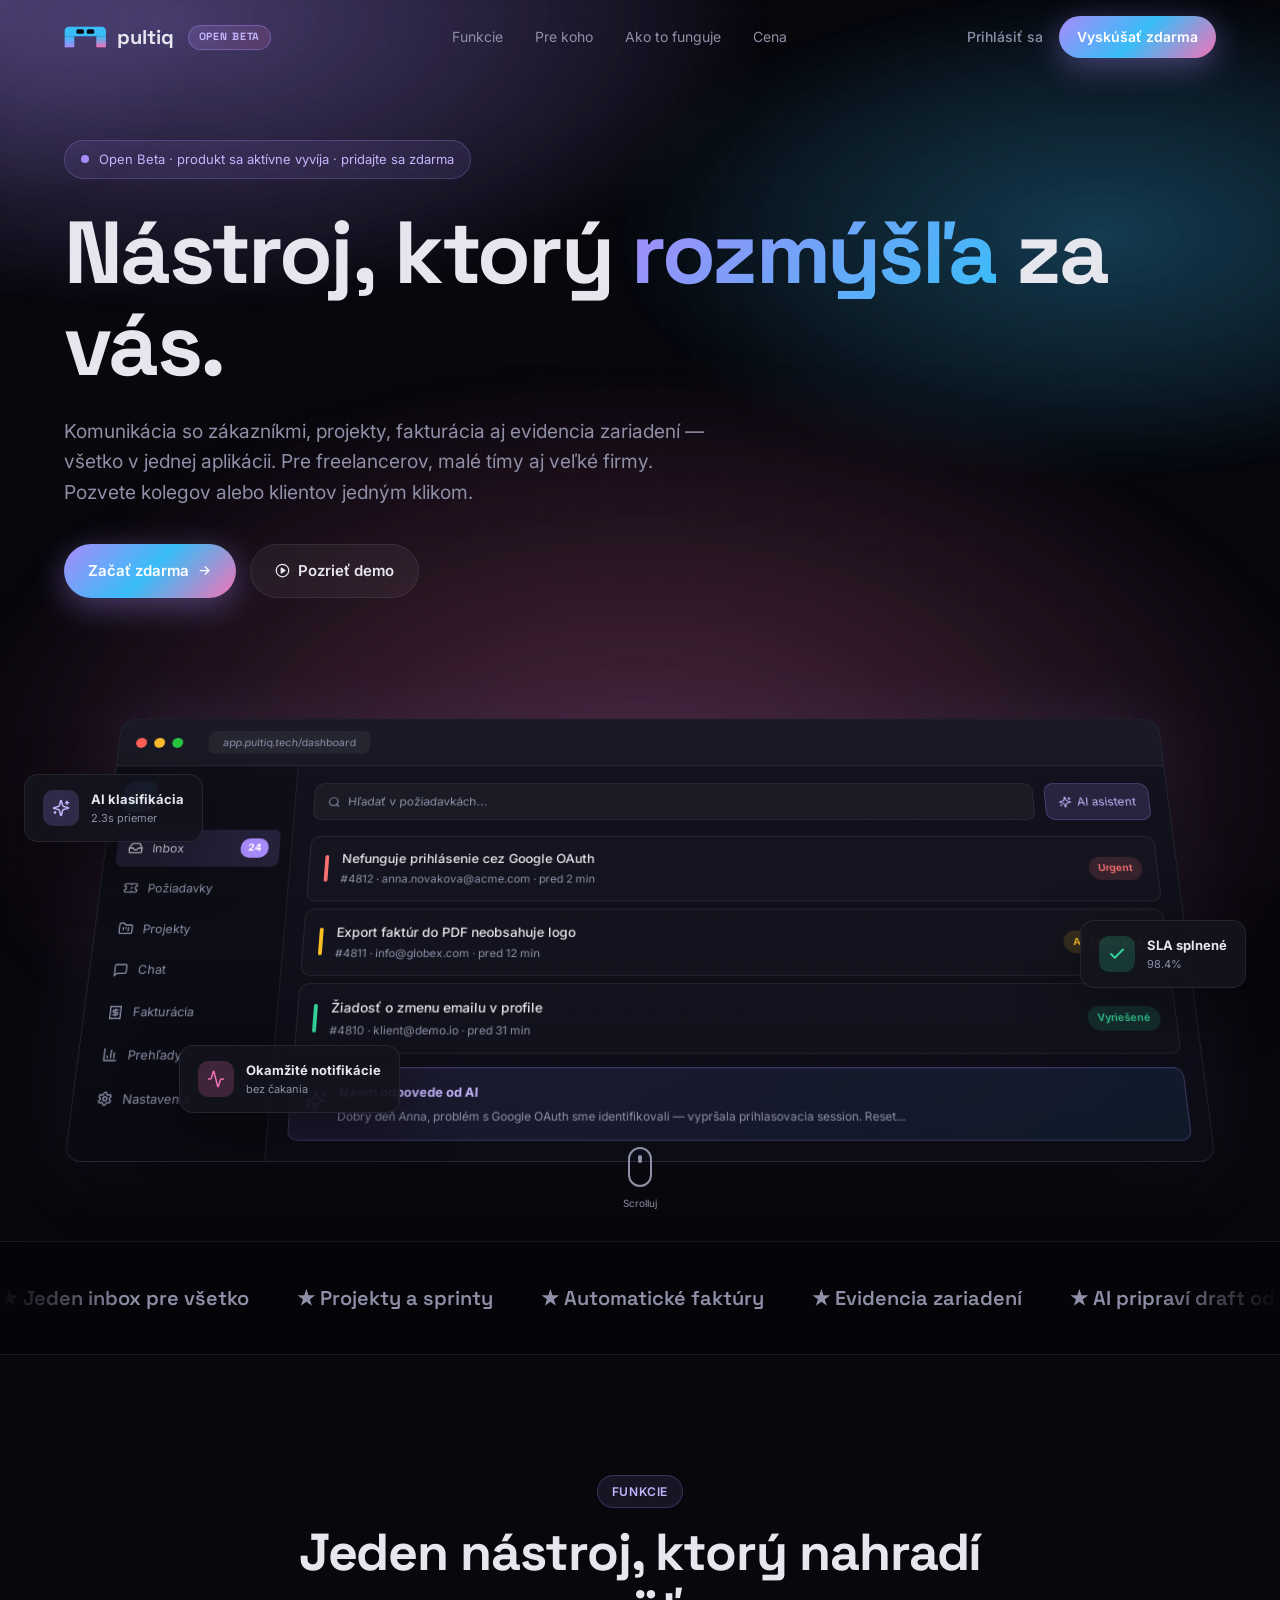
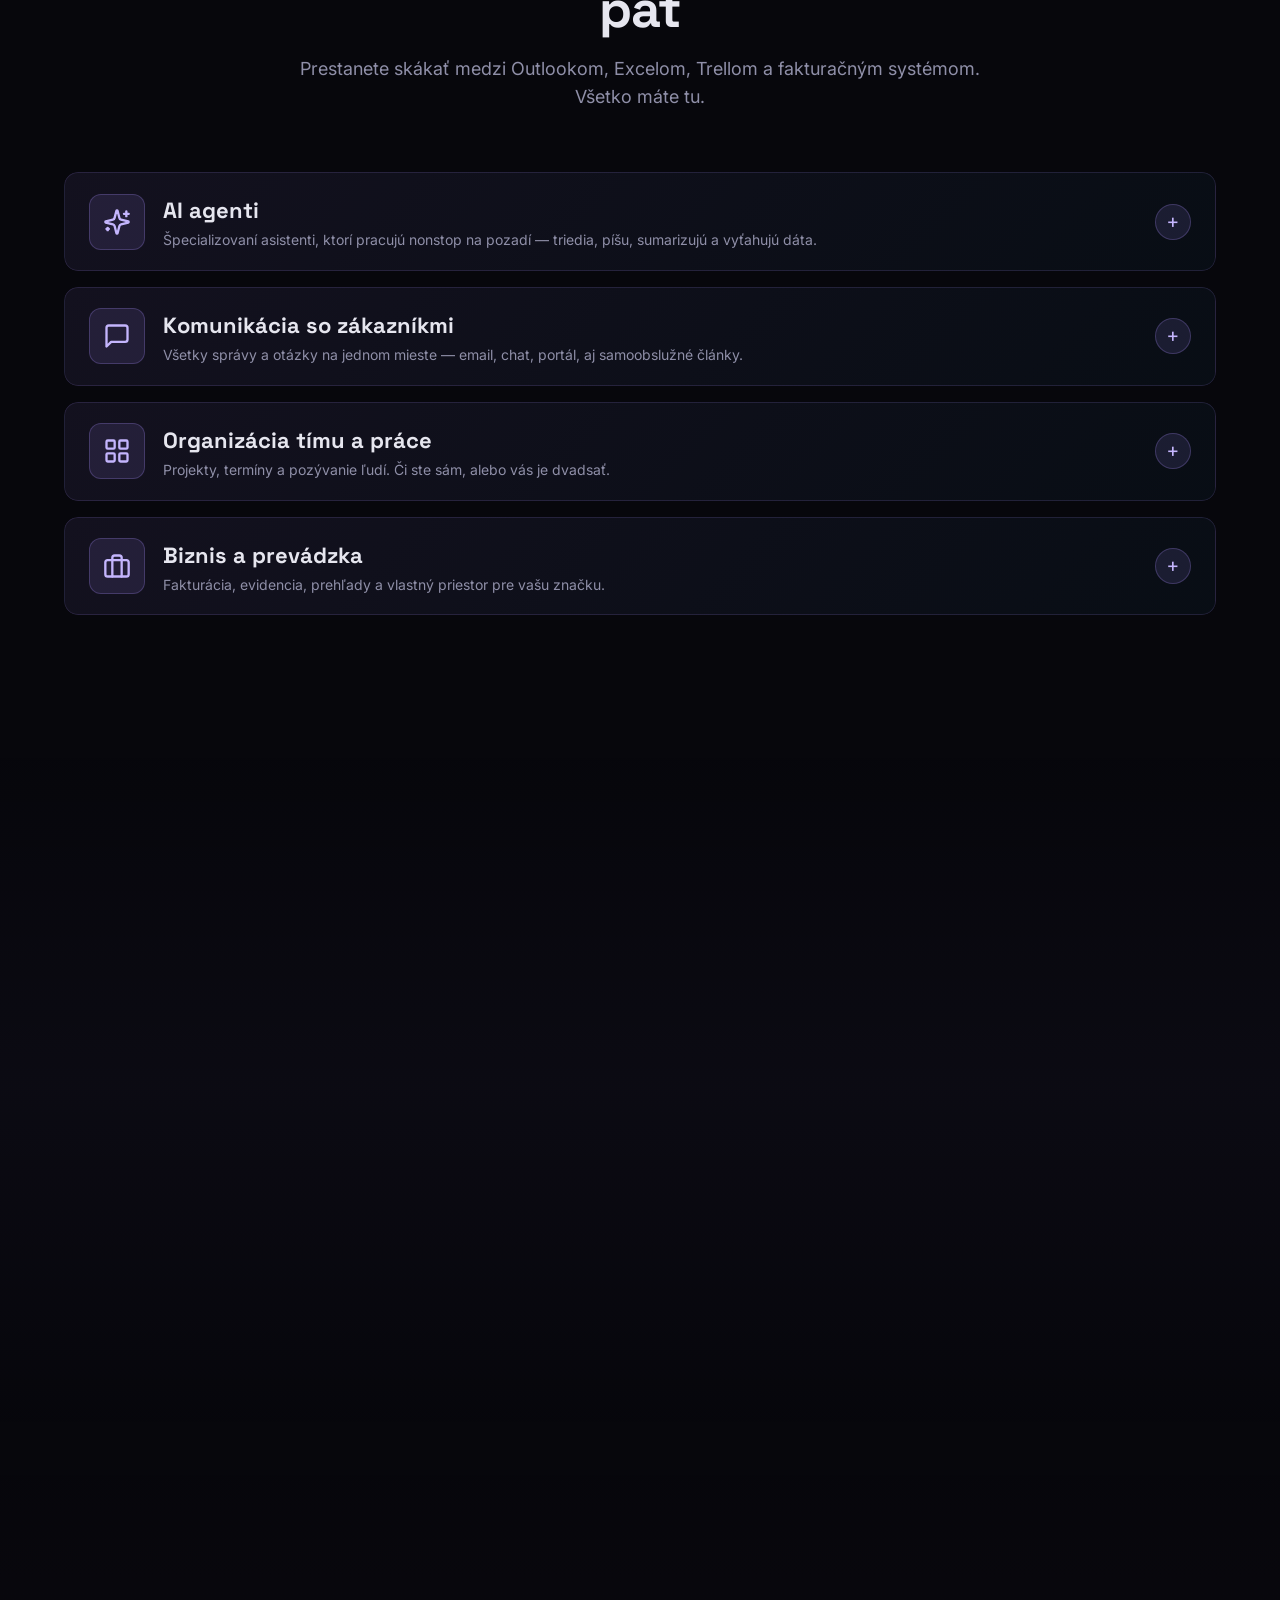
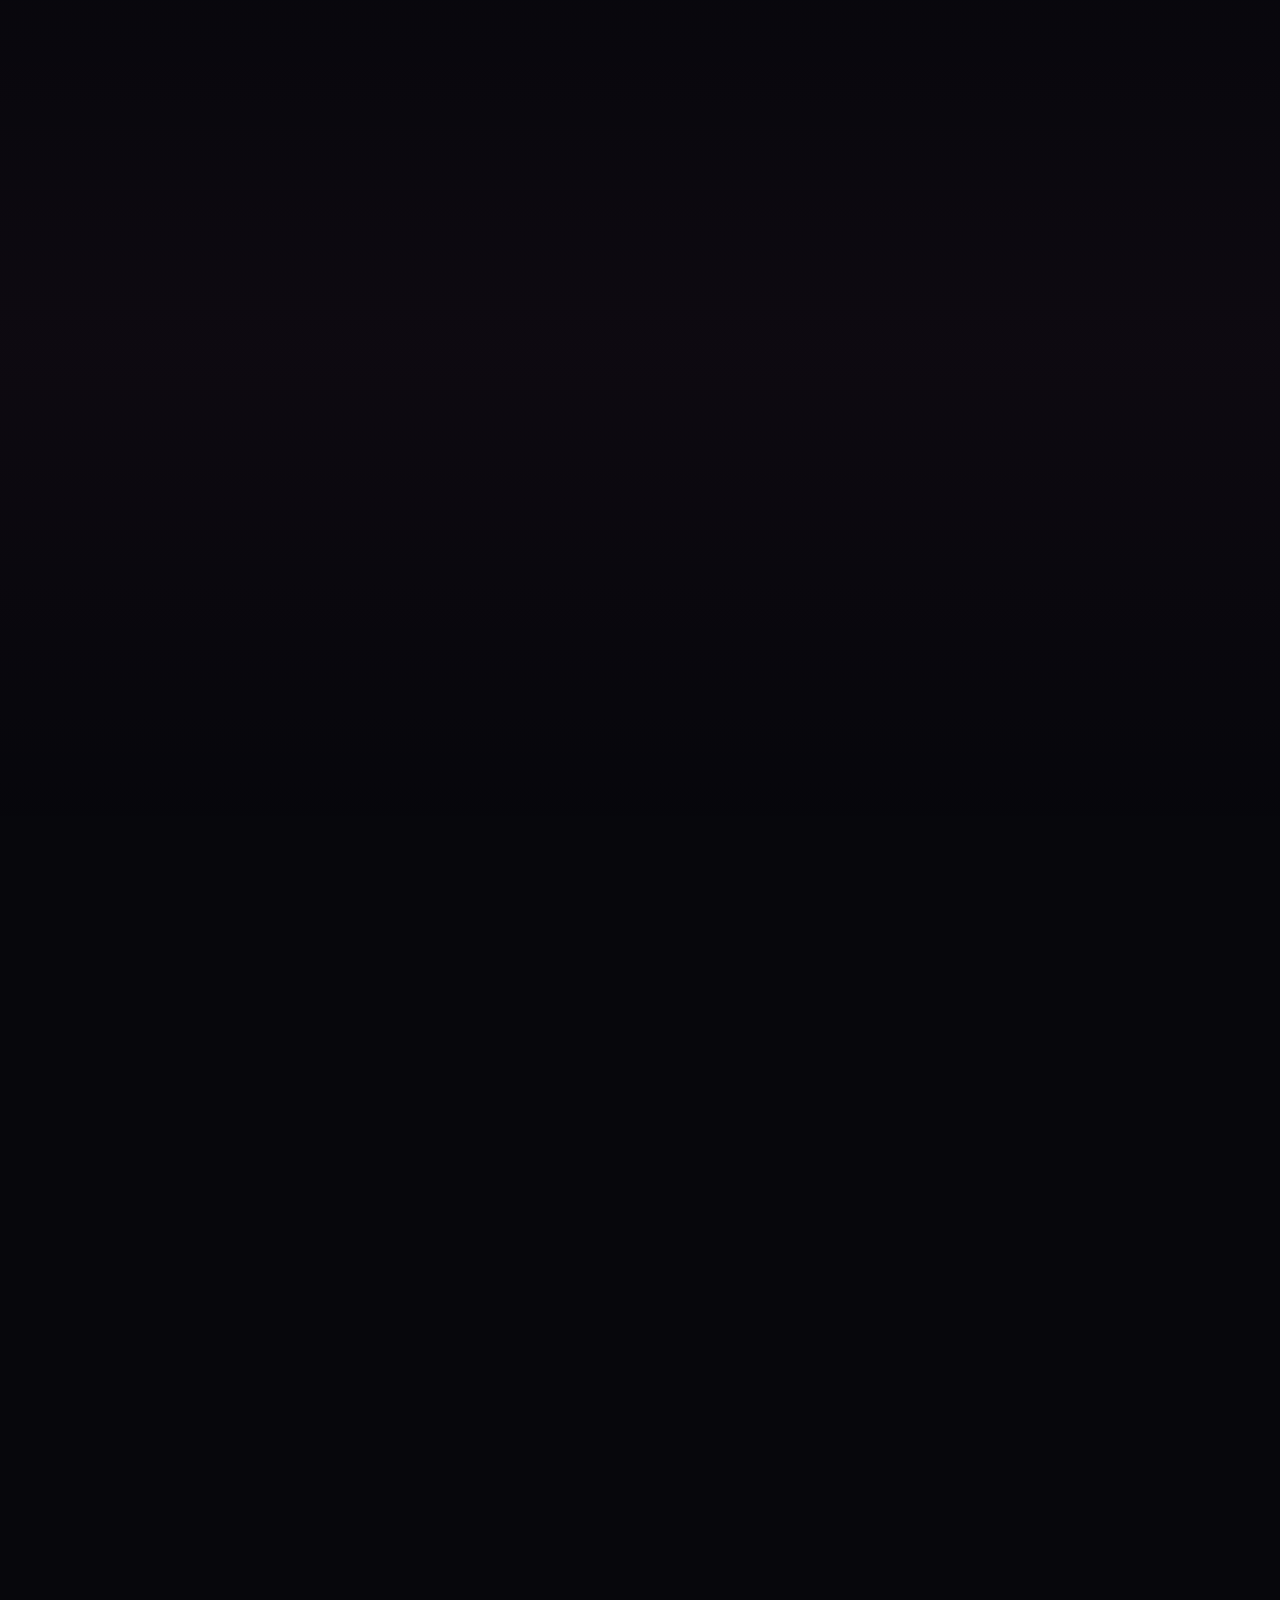
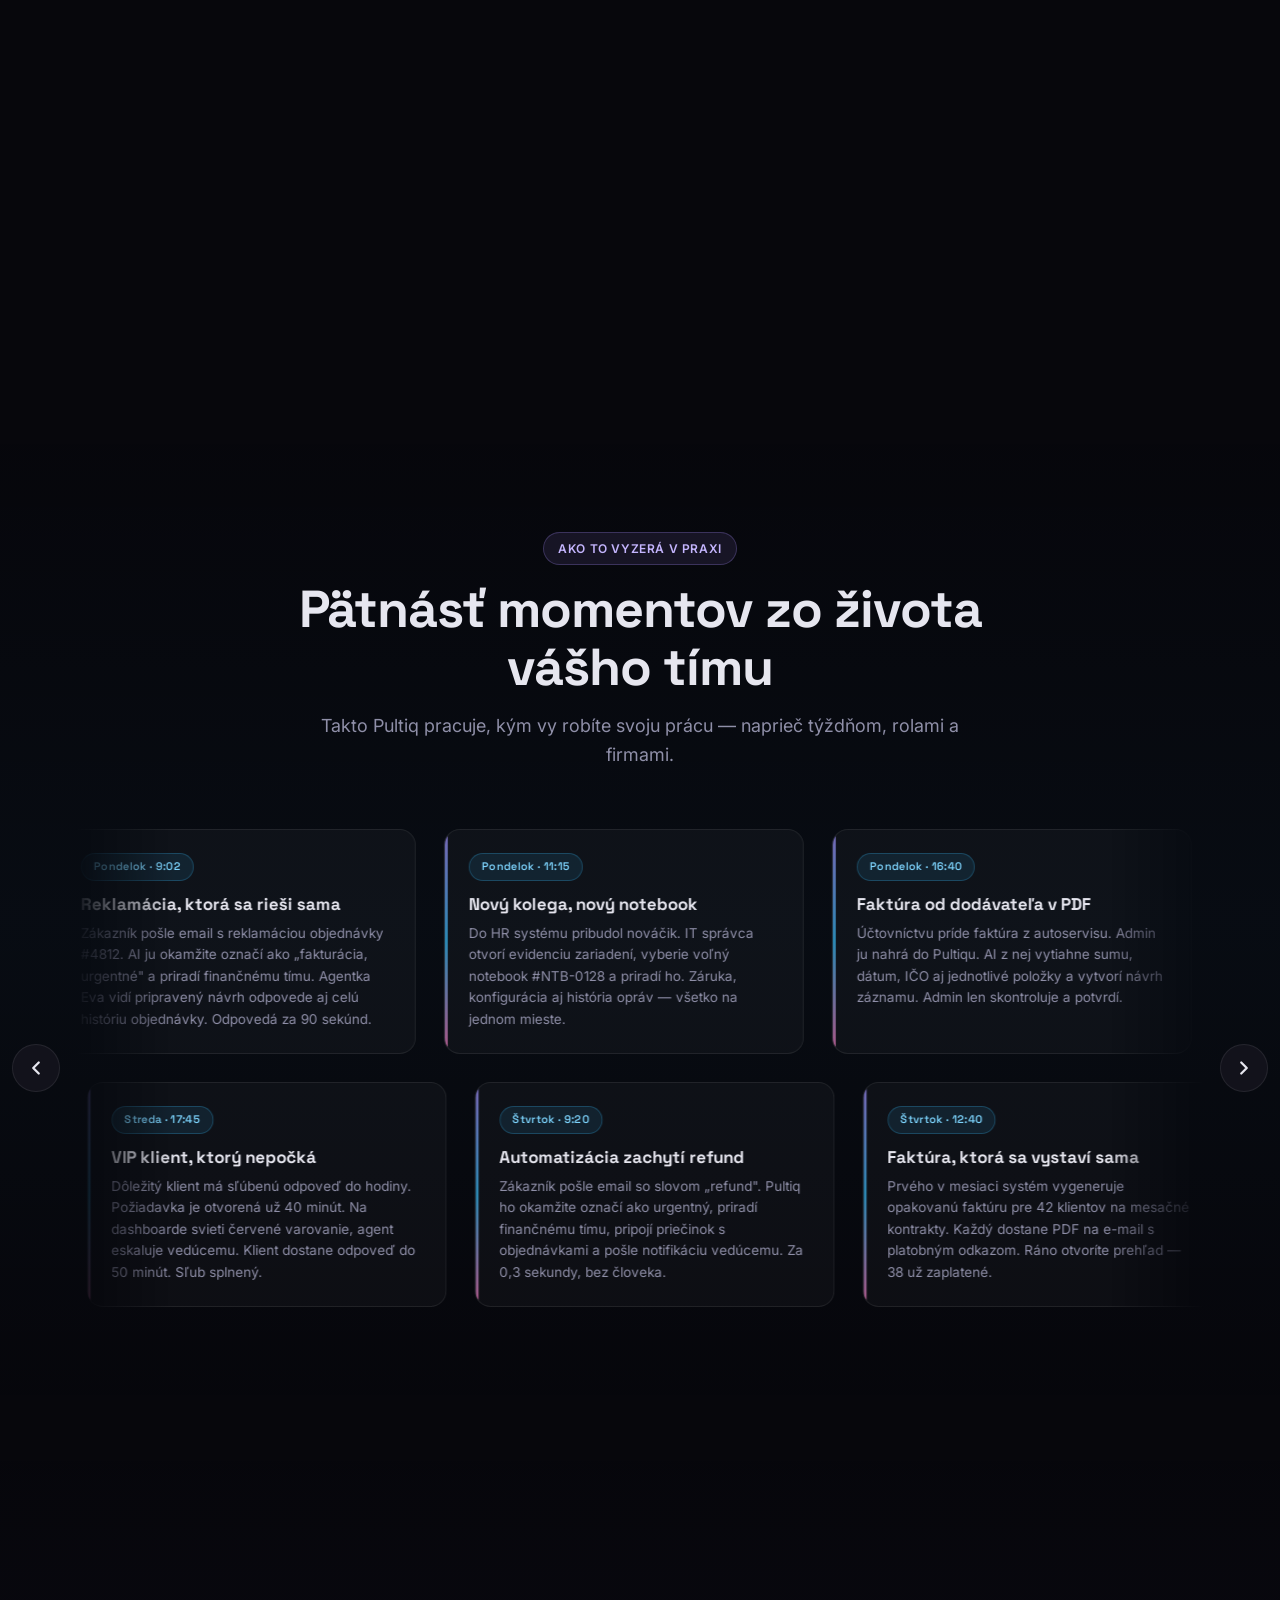
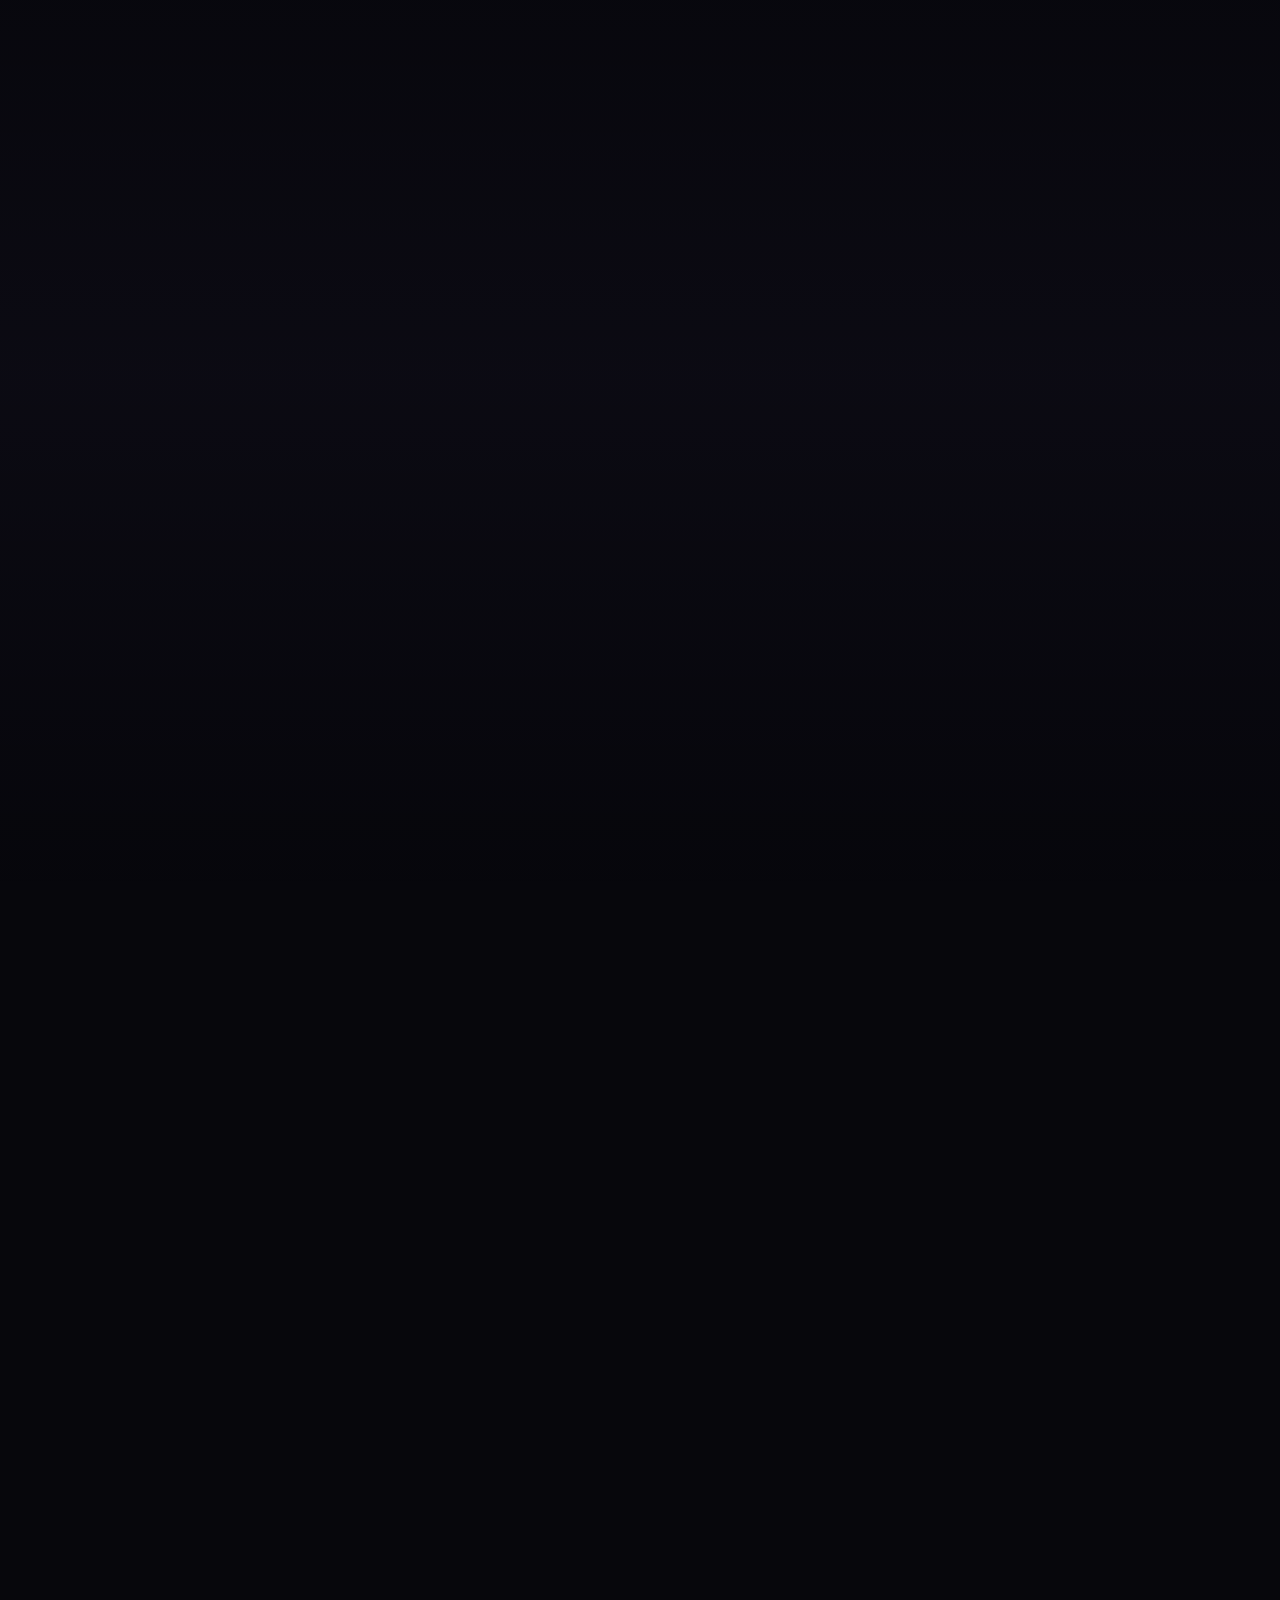
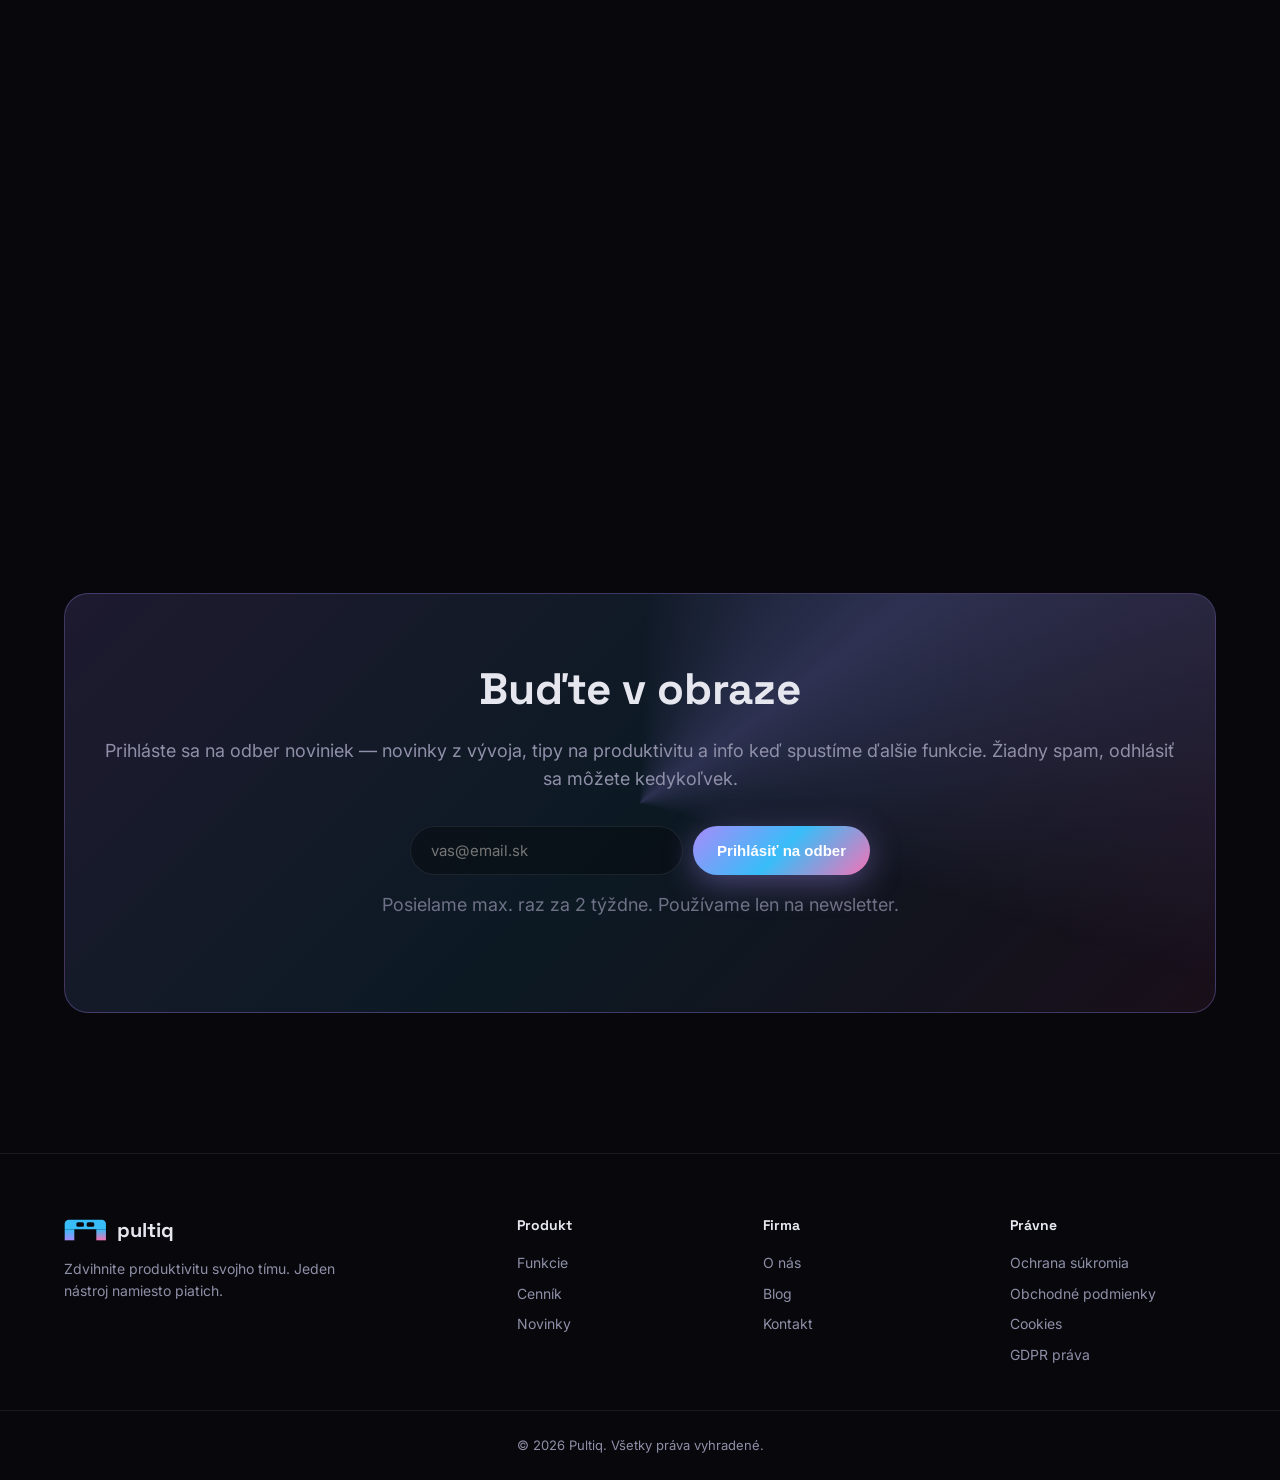
<file: index.html>
<!DOCTYPE html>
<html lang="sk">
<head>
<meta charset="UTF-8" />
<meta name="viewport" content="width=device-width, initial-scale=1.0" />
<title>Pultiq — AI helpdesk, projekty, fakturácia a evidencia zariadení v jednom | Open Beta zdarma</title>
<meta name="description" content="Pultiq nahrádza helpdesk, projektový manažér, CRM, fakturačný systém a evidenciu zariadení jedinou aplikáciou. AI agenti triedia požiadavky, píšu odpovede a extrahujú dáta z PDF. Pre freelancerov, e-shopy, SaaS firmy, agentúry aj interné IT. Slovenčina, Čeština, Angličtina, Nemčina. Open beta zdarma." />
<meta name="keywords" content="helpdesk, ticketing systém, AI asistent, zákaznícka podpora, projektový manažér, fakturácia, CRM, Slovensko, slovenský helpdesk, multi-tenant SaaS, live chat, SLA, knowledge base, asset management, time tracking" />
<meta name="author" content="Pultiq" />
<meta name="robots" content="index, follow, max-snippet:-1, max-image-preview:large, max-video-preview:-1" />
<link rel="canonical" href="https://www.pultiq.tech/" />

<!-- Open Graph -->
<meta property="og:type" content="website" />
<meta property="og:site_name" content="Pultiq" />
<meta property="og:url" content="https://www.pultiq.tech/" />
<meta property="og:title" content="Pultiq — AI nástroj, ktorý nahradí 5 iných" />
<meta property="og:description" content="Helpdesk s AI agentmi, projekty, fakturácia aj evidencia zariadení v jednej aplikácii. Pre freelancerov, e-shopy, SaaS aj firmy. Open beta zdarma." />
<meta property="og:image" content="https://www.pultiq.tech/og-image.png" />
<meta property="og:image:width" content="1200" />
<meta property="og:image:height" content="630" />
<meta property="og:image:type" content="image/png" />
<meta property="og:image:alt" content="Pultiq — AI nástroj, ktorý nahradí päť iných. Helpdesk, projekty, fakturácia, evidencia zariadení." />
<meta property="og:locale" content="sk_SK" />
<meta property="og:locale:alternate" content="cs_CZ" />
<meta property="og:locale:alternate" content="en_US" />
<meta property="og:locale:alternate" content="de_DE" />

<!-- Twitter -->
<meta name="twitter:card" content="summary_large_image" />
<meta name="twitter:title" content="Pultiq — AI nástroj, ktorý nahradí 5 iných" />
<meta name="twitter:description" content="Helpdesk s AI agentmi, projekty, fakturácia, evidencia zariadení. Open beta zdarma." />
<meta name="twitter:image" content="https://www.pultiq.tech/og-image.png" />
<meta name="twitter:image:alt" content="Pultiq — AI nástroj, ktorý nahradí päť iných." />

<!-- Theme / PWA-ish -->
<meta name="theme-color" content="#07070c" />
<meta name="color-scheme" content="dark" />

<!-- Search engine verifications (vyplň po pridaní domény do Search Console / Bing Webmaster Tools) -->
<!-- Google Search Console: https://search.google.com/search-console → Add property → vzor meta tagu skopíruj sem -->
<meta name="google-site-verification" content="REPLACE_WITH_GOOGLE_VERIFICATION_TOKEN" />
<!-- Bing Webmaster Tools: https://www.bing.com/webmasters → Add site -->
<meta name="msvalidate.01" content="REPLACE_WITH_BING_VERIFICATION_TOKEN" />
<!-- Yandex (voliteľné): <meta name="yandex-verification" content="..." /> -->

<!-- Privacy-friendly analytics via Plausible (žiadne cookies, žiadny banner) -->
<!-- Zaregistrujte sa na https://plausible.io, pridajte doménu pultiq.tech a script sa aktivuje -->
<script defer data-domain="pultiq.tech" src="https://plausible.io/js/script.outbound-links.js"></script>
<!-- Alternatíva: Umami (self-hosted). Odkomentujte a nahraďte data-website-id:
<script defer src="https://analytics.pultiq.tech/script.js" data-website-id="REPLACE_WITH_UMAMI_SITE_ID"></script>
-->

<link rel="preconnect" href="https://fonts.googleapis.com">
<link rel="preconnect" href="https://fonts.gstatic.com" crossorigin>
<link href="https://fonts.googleapis.com/css2?family=Inter:wght@300;400;500;600;700;800;900&family=Space+Grotesk:wght@400;500;700&display=swap" rel="stylesheet">
<link rel="icon" type="image/svg+xml" href="favicon.svg" />
<link rel="stylesheet" href="style.css" />

<!-- JSON-LD: Organization + SoftwareApplication + FAQPage -->
<script type="application/ld+json">
{
  "@context": "https://schema.org",
  "@graph": [
    {
      "@type": "Organization",
      "@id": "https://www.pultiq.tech/#organization",
      "name": "Pultiq",
      "url": "https://www.pultiq.tech/",
      "logo": {
        "@type": "ImageObject",
        "url": "https://www.pultiq.tech/favicon.svg",
        "width": 360,
        "height": 360
      },
      "description": "Pultiq je AI platforma pre zákaznícku komunikáciu, projekty, fakturáciu a evidenciu zariadení.",
      "foundingDate": "2026",
      "areaServed": ["SK", "CZ", "AT", "DE", "EU"],
      "availableLanguage": ["sk", "cs", "en", "de"],
      "contactPoint": {
        "@type": "ContactPoint",
        "contactType": "customer support",
        "email": "info@pultiq.tech",
        "availableLanguage": ["Slovak", "Czech", "English", "German"]
      }
    },
    {
      "@type": "WebSite",
      "@id": "https://www.pultiq.tech/#website",
      "url": "https://www.pultiq.tech/",
      "name": "Pultiq",
      "publisher": { "@id": "https://www.pultiq.tech/#organization" },
      "inLanguage": "sk-SK"
    },
    {
      "@type": "SoftwareApplication",
      "@id": "https://www.pultiq.tech/#software",
      "name": "Pultiq",
      "url": "https://www.pultiq.tech/",
      "applicationCategory": "BusinessApplication",
      "applicationSubCategory": "Helpdesk, Project Management, Invoicing, Asset Management, CRM",
      "operatingSystem": "Web, iOS, Android",
      "description": "Pultiq zjednocuje komunikáciu so zákazníkmi, správu projektov, fakturáciu a evidenciu zariadení do jednej aplikácie s AI agentmi. Multi-tenant SaaS so štyrmi jazykmi.",
      "softwareVersion": "2.0 (Open Beta)",
      "inLanguage": ["sk", "cs", "en", "de"],
      "offers": {
        "@type": "Offer",
        "price": "0",
        "priceCurrency": "EUR",
        "availability": "https://schema.org/InStock",
        "description": "Open beta — zdarma počas beta obdobia"
      },
      "featureList": [
        "AI agenti (triage, návrh odpovedí, sumarizácia, extrakcia dokumentov)",
        "Unified inbox (email + chat + portál)",
        "Projektový manažér so sprintami, míľnikmi a úlohami",
        "SLA engine s eskaláciami",
        "Automatizácie a makrá",
        "Knowledge base / návody pre zákazníkov",
        "Live chat widget",
        "Fakturácia z odpracovaných hodín + opakované faktúry",
        "AI extrakcia dát z PDF faktúr",
        "Evidencia zariadení (asset management)",
        "Time tracking / stopky",
        "Multi-tenant s vlastným brandingom",
        "Prehľady a analytika",
        "SSO / AD / LDAP prihlasovanie"
      ],
      "publisher": { "@id": "https://www.pultiq.tech/#organization" }
    },
    {
      "@type": "FAQPage",
      "mainEntity": [
        {
          "@type": "Question",
          "name": "Môžem začať ako freelancer a neskôr pridať tím?",
          "acceptedAnswer": {
            "@type": "Answer",
            "text": "Áno. Začnite sami s jedným účtom, keď budete chcieť, jednoducho pozvete kolegov e-mailom. Neprerábate nič — všetky projekty, klienti a faktúry zostávajú. Platíte len za aktívnych členov tímu."
          }
        },
        {
          "@type": "Question",
          "name": "Ako rýchlo viem začať používať Pultiq?",
          "acceptedAnswer": {
            "@type": "Answer",
            "text": "Registrácia trvá 2 minúty, základné nastavenie (logo, farby, prvý e-mail) ďalších 15. Prvú požiadavku viete prijať hneď — z e-mailu, chatu alebo ručne. Plné využitie všetkých funkcií (automatizácie, SLA, fakturácia) zaberie hodinu."
          }
        },
        {
          "@type": "Question",
          "name": "Môžem mať vlastnú doménu a logo?",
          "acceptedAnswer": {
            "@type": "Answer",
            "text": "Áno. Vlastná subdoména, logo, farby a e-mailové šablóny sú súčasťou Pro plánu. V Enterprise dostanete aj vlastný e-mail server a SSO cez Microsoft alebo Google."
          }
        },
        {
          "@type": "Question",
          "name": "Kde sú uložené moje dáta?",
          "acceptedAnswer": {
            "@type": "Answer",
            "text": "Servery v Európe (Frankfurt, Amsterdam), plne v súlade s GDPR. Šifrované spojenie, denné zálohovanie, SLA dostupnosť 99,9 %. Na Enterprise pláne je dostupné aj self-hosted nasadenie."
          }
        },
        {
          "@type": "Question",
          "name": "Podporujete slovenčinu a češtinu?",
          "acceptedAnswer": {
            "@type": "Answer",
            "text": "Áno, plne. Rozhranie, e-mailové notifikácie, návody aj AI asistent rozumejú a odpovedajú po slovensky, česky, anglicky a nemecky. Každý používateľ si volí svoj jazyk."
          }
        },
        {
          "@type": "Question",
          "name": "Viem si Pultiq vyskúšať bez platenia?",
          "acceptedAnswer": {
            "@type": "Answer",
            "text": "Počas Open Bety je Pultiq zdarma pre všetkých. Po spustení cenníka zostanete early-adopter so zvýhodnenou cenou natrvalo."
          }
        }
      ]
    }
  ]
}
</script>
</head>
<body>

<!-- SVG icon sprite (Lucide-style, stroke-based) -->
<svg width="0" height="0" style="position:absolute" aria-hidden="true">
  <defs>
    <symbol id="i-sparkles" viewBox="0 0 24 24" fill="none" stroke="currentColor" stroke-width="2" stroke-linecap="round" stroke-linejoin="round"><path d="M9.937 15.5A2 2 0 0 0 8.5 14.063l-6.135-1.582a.5.5 0 0 1 0-.962L8.5 9.936A2 2 0 0 0 9.937 8.5l1.582-6.135a.5.5 0 0 1 .963 0L14.063 8.5A2 2 0 0 0 15.5 9.937l6.135 1.582a.5.5 0 0 1 0 .962L15.5 14.063a2 2 0 0 0-1.437 1.437l-1.582 6.135a.5.5 0 0 1-.963 0z"/><path d="M20 3v4"/><path d="M22 5h-4"/><path d="M4 17v2"/><path d="M5 18H3"/></symbol>
    <symbol id="i-message" viewBox="0 0 24 24" fill="none" stroke="currentColor" stroke-width="2" stroke-linecap="round" stroke-linejoin="round"><path d="M21 15a2 2 0 0 1-2 2H7l-4 4V5a2 2 0 0 1 2-2h14a2 2 0 0 1 2 2z"/></symbol>
    <symbol id="i-mail" viewBox="0 0 24 24" fill="none" stroke="currentColor" stroke-width="2" stroke-linecap="round" stroke-linejoin="round"><rect width="20" height="16" x="2" y="4" rx="2"/><path d="m22 7-8.97 5.7a1.94 1.94 0 0 1-2.06 0L2 7"/></symbol>
    <symbol id="i-book" viewBox="0 0 24 24" fill="none" stroke="currentColor" stroke-width="2" stroke-linecap="round" stroke-linejoin="round"><path d="M12 7v14"/><path d="M3 18a1 1 0 0 1-1-1V4a1 1 0 0 1 1-1h5a4 4 0 0 1 4 4 4 4 0 0 1 4-4h5a1 1 0 0 1 1 1v13a1 1 0 0 1-1 1h-6a3 3 0 0 0-3 3 3 3 0 0 0-3-3z"/></symbol>
    <symbol id="i-folder" viewBox="0 0 24 24" fill="none" stroke="currentColor" stroke-width="2" stroke-linecap="round" stroke-linejoin="round"><path d="M20 20a2 2 0 0 0 2-2V8a2 2 0 0 0-2-2h-7.9a2 2 0 0 1-1.69-.9L9.6 3.9A2 2 0 0 0 7.93 3H4a2 2 0 0 0-2 2v13a2 2 0 0 0 2 2Z"/><path d="M8 10v4"/><path d="M12 10v2"/><path d="M16 10v6"/></symbol>
    <symbol id="i-clock" viewBox="0 0 24 24" fill="none" stroke="currentColor" stroke-width="2" stroke-linecap="round" stroke-linejoin="round"><circle cx="12" cy="12" r="10"/><polyline points="12 6 12 12 16 14"/></symbol>
    <symbol id="i-zap" viewBox="0 0 24 24" fill="none" stroke="currentColor" stroke-width="2" stroke-linecap="round" stroke-linejoin="round"><path d="M4 14a1 1 0 0 1-.78-1.63l9.9-10.2a.5.5 0 0 1 .86.46l-1.92 6.02A1 1 0 0 0 13 10h7a1 1 0 0 1 .78 1.63l-9.9 10.2a.5.5 0 0 1-.86-.46l1.92-6.02A1 1 0 0 0 11 14z"/></symbol>
    <symbol id="i-timer" viewBox="0 0 24 24" fill="none" stroke="currentColor" stroke-width="2" stroke-linecap="round" stroke-linejoin="round"><line x1="10" x2="14" y1="2" y2="2"/><line x1="12" x2="15" y1="14" y2="11"/><circle cx="12" cy="14" r="8"/></symbol>
    <symbol id="i-receipt" viewBox="0 0 24 24" fill="none" stroke="currentColor" stroke-width="2" stroke-linecap="round" stroke-linejoin="round"><path d="M4 2v20l2-1 2 1 2-1 2 1 2-1 2 1 2-1 2 1V2l-2 1-2-1-2 1-2-1-2 1-2-1-2 1Z"/><path d="M16 8h-6a2 2 0 1 0 0 4h4a2 2 0 1 1 0 4H8"/><path d="M12 17.5v-11"/></symbol>
    <symbol id="i-monitor" viewBox="0 0 24 24" fill="none" stroke="currentColor" stroke-width="2" stroke-linecap="round" stroke-linejoin="round"><rect width="20" height="14" x="2" y="3" rx="2"/><line x1="8" x2="16" y1="21" y2="21"/><line x1="12" x2="12" y1="17" y2="21"/></symbol>
    <symbol id="i-chart" viewBox="0 0 24 24" fill="none" stroke="currentColor" stroke-width="2" stroke-linecap="round" stroke-linejoin="round"><path d="M3 3v18h18"/><path d="M18 17V9"/><path d="M13 17V5"/><path d="M8 17v-3"/></symbol>
    <symbol id="i-building" viewBox="0 0 24 24" fill="none" stroke="currentColor" stroke-width="2" stroke-linecap="round" stroke-linejoin="round"><path d="M6 22V4a2 2 0 0 1 2-2h8a2 2 0 0 1 2 2v18Z"/><path d="M6 12H4a2 2 0 0 0-2 2v6a2 2 0 0 0 2 2h2"/><path d="M18 9h2a2 2 0 0 1 2 2v9a2 2 0 0 1-2 2h-2"/><path d="M10 6h4"/><path d="M10 10h4"/><path d="M10 14h4"/><path d="M10 18h4"/></symbol>
    <symbol id="i-grid" viewBox="0 0 24 24" fill="none" stroke="currentColor" stroke-width="2" stroke-linecap="round" stroke-linejoin="round"><rect width="7" height="7" x="3" y="3" rx="1"/><rect width="7" height="7" x="14" y="3" rx="1"/><rect width="7" height="7" x="14" y="14" rx="1"/><rect width="7" height="7" x="3" y="14" rx="1"/></symbol>
    <symbol id="i-briefcase" viewBox="0 0 24 24" fill="none" stroke="currentColor" stroke-width="2" stroke-linecap="round" stroke-linejoin="round"><rect width="20" height="14" x="2" y="7" rx="2" ry="2"/><path d="M16 21V5a2 2 0 0 0-2-2h-4a2 2 0 0 0-2 2v16"/></symbol>
    <symbol id="i-user" viewBox="0 0 24 24" fill="none" stroke="currentColor" stroke-width="2" stroke-linecap="round" stroke-linejoin="round"><path d="M19 21v-2a4 4 0 0 0-4-4H9a4 4 0 0 0-4 4v2"/><circle cx="12" cy="7" r="4"/></symbol>
    <symbol id="i-bag" viewBox="0 0 24 24" fill="none" stroke="currentColor" stroke-width="2" stroke-linecap="round" stroke-linejoin="round"><path d="M6 2 3 6v14a2 2 0 0 0 2 2h14a2 2 0 0 0 2-2V6l-3-4Z"/><path d="M3 6h18"/><path d="M16 10a4 4 0 0 1-8 0"/></symbol>
    <symbol id="i-code" viewBox="0 0 24 24" fill="none" stroke="currentColor" stroke-width="2" stroke-linecap="round" stroke-linejoin="round"><path d="m18 16 4-4-4-4"/><path d="m6 8-4 4 4 4"/><path d="m14.5 4-5 16"/></symbol>
    <symbol id="i-office" viewBox="0 0 24 24" fill="none" stroke="currentColor" stroke-width="2" stroke-linecap="round" stroke-linejoin="round"><rect width="16" height="20" x="4" y="2" rx="2" ry="2"/><path d="M9 22v-4h6v4"/><path d="M8 6h.01"/><path d="M16 6h.01"/><path d="M12 6h.01"/><path d="M12 10h.01"/><path d="M12 14h.01"/><path d="M16 10h.01"/><path d="M16 14h.01"/><path d="M8 10h.01"/><path d="M8 14h.01"/></symbol>
    <symbol id="i-server" viewBox="0 0 24 24" fill="none" stroke="currentColor" stroke-width="2" stroke-linecap="round" stroke-linejoin="round"><rect width="20" height="8" x="2" y="2" rx="2" ry="2"/><rect width="20" height="8" x="2" y="14" rx="2" ry="2"/><line x1="6" x2="6.01" y1="6" y2="6"/><line x1="6" x2="6.01" y1="18" y2="18"/></symbol>
    <symbol id="i-inbox" viewBox="0 0 24 24" fill="none" stroke="currentColor" stroke-width="2" stroke-linecap="round" stroke-linejoin="round"><polyline points="22 12 16 12 14 15 10 15 8 12 2 12"/><path d="M5.45 5.11 2 12v6a2 2 0 0 0 2 2h16a2 2 0 0 0 2-2v-6l-3.45-6.89A2 2 0 0 0 16.76 4H7.24a2 2 0 0 0-1.79 1.11z"/></symbol>
    <symbol id="i-ticket" viewBox="0 0 24 24" fill="none" stroke="currentColor" stroke-width="2" stroke-linecap="round" stroke-linejoin="round"><path d="M2 9a3 3 0 1 1 0 6v2a2 2 0 0 0 2 2h16a2 2 0 0 0 2-2v-2a3 3 0 1 1 0-6V7a2 2 0 0 0-2-2H4a2 2 0 0 0-2 2Z"/><path d="M13 5v2"/><path d="M13 17v2"/><path d="M13 11v2"/></symbol>
    <symbol id="i-settings" viewBox="0 0 24 24" fill="none" stroke="currentColor" stroke-width="2" stroke-linecap="round" stroke-linejoin="round"><path d="M12.22 2h-.44a2 2 0 0 0-2 2v.18a2 2 0 0 1-1 1.73l-.43.25a2 2 0 0 1-2 0l-.15-.08a2 2 0 0 0-2.73.73l-.22.38a2 2 0 0 0 .73 2.73l.15.1a2 2 0 0 1 1 1.72v.51a2 2 0 0 1-1 1.74l-.15.09a2 2 0 0 0-.73 2.73l.22.38a2 2 0 0 0 2.73.73l.15-.08a2 2 0 0 1 2 0l.43.25a2 2 0 0 1 1 1.73V20a2 2 0 0 0 2 2h.44a2 2 0 0 0 2-2v-.18a2 2 0 0 1 1-1.73l.43-.25a2 2 0 0 1 2 0l.15.08a2 2 0 0 0 2.73-.73l.22-.39a2 2 0 0 0-.73-2.73l-.15-.08a2 2 0 0 1-1-1.74v-.5a2 2 0 0 1 1-1.74l.15-.09a2 2 0 0 0 .73-2.73l-.22-.38a2 2 0 0 0-2.73-.73l-.15.08a2 2 0 0 1-2 0l-.43-.25a2 2 0 0 1-1-1.73V4a2 2 0 0 0-2-2z"/><circle cx="12" cy="12" r="3"/></symbol>
    <symbol id="i-search" viewBox="0 0 24 24" fill="none" stroke="currentColor" stroke-width="2" stroke-linecap="round" stroke-linejoin="round"><circle cx="11" cy="11" r="8"/><path d="m21 21-4.3-4.3"/></symbol>
    <symbol id="i-check" viewBox="0 0 24 24" fill="none" stroke="currentColor" stroke-width="2.5" stroke-linecap="round" stroke-linejoin="round"><polyline points="20 6 9 17 4 12"/></symbol>
    <symbol id="i-activity" viewBox="0 0 24 24" fill="none" stroke="currentColor" stroke-width="2" stroke-linecap="round" stroke-linejoin="round"><path d="M22 12h-2.48a2 2 0 0 0-1.93 1.46l-2.35 8.36a.5.5 0 0 1-.96 0L9.24 2.18a.5.5 0 0 0-.96 0l-2.35 8.36A2 2 0 0 1 4 12H2"/></symbol>
    <symbol id="i-arrow-right" viewBox="0 0 24 24" fill="none" stroke="currentColor" stroke-width="2" stroke-linecap="round" stroke-linejoin="round"><path d="M5 12h14M13 6l6 6-6 6"/></symbol>
    <symbol id="i-play" viewBox="0 0 24 24" fill="none" stroke="currentColor" stroke-width="2" stroke-linecap="round" stroke-linejoin="round"><circle cx="12" cy="12" r="10"/><polygon points="10 8 16 12 10 16 10 8" fill="currentColor"/></symbol>
  </defs>
</svg>

<!-- Animated gradient background -->
<div class="bg-gradient"></div>
<div class="bg-grid"></div>
<div class="cursor-glow"></div>

<!-- Navigation -->
<nav class="nav">
  <div class="nav-inner">
    <a href="#" class="logo">
      <span class="logo-mark">
        <svg viewBox="25 45 310 160" xmlns="http://www.w3.org/2000/svg">
          <defs>
            <linearGradient id="navLL" x1="0%" y1="100%" x2="0%" y2="0%"><stop offset="0%" stop-color="#a78bfa"/><stop offset="100%" stop-color="#38bdf8"/></linearGradient>
            <linearGradient id="navRL" x1="0%" y1="100%" x2="0%" y2="0%"><stop offset="0%" stop-color="#f472b6"/><stop offset="100%" stop-color="#38bdf8"/></linearGradient>
          </defs>
          <path d="M 30 120 L 30 80 A 30 30 0 0 1 60 50 L 300 50 A 30 30 0 0 1 330 80 L 330 120 Z" fill="#38bdf8"/>
          <rect x="30" y="120" width="70" height="80" fill="url(#navLL)"/>
          <rect x="260" y="120" width="70" height="80" fill="url(#navRL)"/>
          <rect x="115" y="68" width="55" height="34" rx="12" fill="#07070c"/>
          <rect x="190" y="68" width="55" height="34" rx="12" fill="#07070c"/>
        </svg>
      </span>
      <span>pultiq</span>
      <span class="beta-pill">Open Beta</span>
    </a>
    <ul class="nav-links">
      <li><a href="#features">Funkcie</a></li>
      <li><a href="#stack">Pre koho</a></li>
      <li><a href="#workflow">Ako to funguje</a></li>
      <li><a href="#pricing">Cena</a></li>
    </ul>
    <div class="nav-actions">
      <a href="/login" class="nav-signin">Prihlásiť sa</a>
      <a href="/register" class="btn btn-primary btn-sm">Vyskúšať zdarma</a>
    </div>
  </div>
</nav>

<!-- HERO -->
<section class="hero">
  <div class="container">
    <div class="hero-badge reveal">
      <span class="pulse-dot"></span>
      <span>Open Beta · produkt sa aktívne vyvíja · pridajte sa zdarma</span>
    </div>
    <h1 class="hero-title">
      <span class="word">Nástroj,</span>
      <span class="word">ktorý</span>
      <span class="word grad">rozmýšľa</span>
      <span class="word">za</span>
      <span class="word">vás.</span>
    </h1>
    <p class="hero-sub reveal">
      Komunikácia so zákazníkmi, projekty, fakturácia aj evidencia zariadení — všetko v jednej aplikácii.
      Pre freelancerov, malé tímy aj veľké firmy. Pozvete kolegov alebo klientov jedným klikom.
    </p>
    <div class="hero-ctas reveal">
      <a href="#cta" class="btn btn-primary">
        Začať zdarma
        <svg class="icon" width="18" height="18"><use href="#i-arrow-right"/></svg>
      </a>
      <a href="#demo" class="btn btn-ghost">
        <svg class="icon" width="18" height="18"><use href="#i-play"/></svg>
        Pozrieť demo
      </a>
    </div>

    <!-- Dashboard mockup -->
    <div class="hero-visual reveal">
      <div class="window">
        <div class="window-bar">
          <span class="dot red"></span><span class="dot yel"></span><span class="dot grn"></span>
          <div class="url-pill">app.pultiq.tech/dashboard</div>
        </div>
        <div class="window-body">
          <aside class="mock-side">
            <div class="mock-logo">P</div>
            <div class="mock-nav-item active"><svg class="icon"><use href="#i-inbox"/></svg><span>Inbox</span><span class="badge">24</span></div>
            <div class="mock-nav-item"><svg class="icon"><use href="#i-ticket"/></svg><span>Požiadavky</span></div>
            <div class="mock-nav-item"><svg class="icon"><use href="#i-folder"/></svg><span>Projekty</span></div>
            <div class="mock-nav-item"><svg class="icon"><use href="#i-message"/></svg><span>Chat</span></div>
            <div class="mock-nav-item"><svg class="icon"><use href="#i-receipt"/></svg><span>Fakturácia</span></div>
            <div class="mock-nav-item"><svg class="icon"><use href="#i-chart"/></svg><span>Prehľady</span></div>
            <div class="mock-nav-item"><svg class="icon"><use href="#i-settings"/></svg><span>Nastavenia</span></div>
          </aside>
          <div class="mock-main">
            <div class="mock-toolbar">
              <div class="mock-search"><svg class="icon"><use href="#i-search"/></svg><span>Hľadať v požiadavkách...</span></div>
              <div class="mock-pill"><svg class="icon"><use href="#i-sparkles"/></svg><span>AI asistent</span></div>
            </div>
            <div class="mock-ticket urgent">
              <div class="mock-prio p-high"></div>
              <div>
                <div class="mock-subj">Nefunguje prihlásenie cez Google OAuth</div>
                <div class="mock-meta">#4812 · anna.novakova@acme.com · pred 2 min</div>
              </div>
              <div class="mock-tag tag-red">Urgent</div>
            </div>
            <div class="mock-ticket">
              <div class="mock-prio p-med"></div>
              <div>
                <div class="mock-subj">Export faktúr do PDF neobsahuje logo</div>
                <div class="mock-meta">#4811 · info@globex.com · pred 12 min</div>
              </div>
              <div class="mock-tag tag-amber">AI: Fakturácia</div>
            </div>
            <div class="mock-ticket">
              <div class="mock-prio p-low"></div>
              <div>
                <div class="mock-subj">Žiadosť o zmenu emailu v profile</div>
                <div class="mock-meta">#4810 · klient@demo.io · pred 31 min</div>
              </div>
              <div class="mock-tag tag-green">Vyriešené</div>
            </div>
            <div class="mock-ai">
              <div class="mock-ai-icon"><svg class="icon"><use href="#i-sparkles"/></svg></div>
              <div>
                <div class="mock-ai-title">Návrh odpovede od AI</div>
                <div class="mock-ai-body">Dobrý deň Anna, problém s Google OAuth sme identifikovali — vypršala prihlasovacia session. Reset...</div>
              </div>
            </div>
          </div>
        </div>
      </div>
      <div class="floating-card fc-1">
        <div class="fc-icon"><svg class="icon"><use href="#i-sparkles"/></svg></div>
        <div><strong>AI klasifikácia</strong><span>2.3s priemer</span></div>
      </div>
      <div class="floating-card fc-2">
        <div class="fc-icon green"><svg class="icon"><use href="#i-check"/></svg></div>
        <div><strong>SLA splnené</strong><span>98.4%</span></div>
      </div>
      <div class="floating-card fc-3">
        <div class="fc-icon purple"><svg class="icon"><use href="#i-activity"/></svg></div>
        <div><strong>Okamžité notifikácie</strong><span>bez čakania</span></div>
      </div>
    </div>
  </div>

  <!-- Scroll indicator -->
  <div class="scroll-hint">
    <span></span>
    <small>Scrolluj</small>
  </div>
</section>

<!-- Benefit ticker -->
<section class="ticker-section">
  <div class="ticker">
    <div class="ticker-track">
      <span>★ Jeden inbox pre všetko</span><span>★ Projekty a sprinty</span><span>★ Automatické faktúry</span><span>★ Evidencia zariadení</span><span>★ AI pripraví draft odpovede</span><span>★ Stopky na úlohy</span><span>★ Automatické eskalácie</span><span>★ Vlastný branding</span><span>★ SK · CS · EN · DE</span>
      <span>★ Jeden inbox pre všetko</span><span>★ Projekty a sprinty</span><span>★ Automatické faktúry</span><span>★ Evidencia zariadení</span><span>★ AI pripraví draft odpovede</span><span>★ Stopky na úlohy</span><span>★ Automatické eskalácie</span><span>★ Vlastný branding</span><span>★ SK · CS · EN · DE</span>
    </div>
  </div>
</section>

<!-- FEATURES -->
<section class="section" id="features">
  <div class="container">
    <div class="section-head reveal">
      <div class="eyebrow">Funkcie</div>
      <h2>Jeden nástroj, ktorý nahradí päť</h2>
      <p>Prestanete skákať medzi Outlookom, Excelom, Trellom a fakturačným systémom. Všetko máte tu.</p>
    </div>

    <!-- Category: AI agents -->
    <details class="feature-cat reveal">
      <summary class="cat-head">
        <span class="cat-icon"><svg class="icon"><use href="#i-sparkles"/></svg></span>
        <div>
          <h3>AI agenti</h3>
          <p>Špecializovaní asistenti, ktorí pracujú nonstop na pozadí — triedia, píšu, sumarizujú a vyťahujú dáta.</p>
        </div>
        <span class="cat-toggle" aria-hidden="true">+</span>
      </summary>
      <div class="feature-grid">
        <article class="feature reveal">
          <div class="feature-icon"><svg class="icon"><use href="#i-zap"/></svg></div>
          <h3>Triage agent</h3>
          <p>Každú prichádzajúcu požiadavku zatriedi do kategórie, určí prioritu a priradí správnemu tímu. Za 0,3 sekundy, bez čakania na človeka. Vy otvoríte schránku a všetko je už usporiadané.</p>
        </article>
        <article class="feature reveal">
          <div class="feature-icon"><svg class="icon"><use href="#i-message"/></svg></div>
          <h3>Asistent odpovedí</h3>
          <p>Pripraví draft odpovede podľa histórie klienta, tónu komunikácie a návodov v systéme. Vy len upravíte, čo treba, a pošlete. Tri minúty práce namiesto pätnásť.</p>
        </article>
        <article class="feature reveal">
          <div class="feature-icon"><svg class="icon"><use href="#i-book"/></svg></div>
          <h3>Sumarizátor vlákien</h3>
          <p>Preberáte dlhú konverzáciu s 30 správami? AI vám za dve sekundy napíše, o čom to je, čo sa už skúsilo a čo klient chce. Žiadne čítanie hore-dolu celou históriou.</p>
        </article>
        <article class="feature reveal">
          <div class="feature-icon"><svg class="icon"><use href="#i-receipt"/></svg></div>
          <h3>Extraktor dokumentov</h3>
          <p>PDF faktúra od dodávateľa, cenová ponuka, objednávkový list. AI z nich vytiahne sumy, IČO, dátumy, položky — a vytvorí pripravený záznam. Vy len skontrolujete a potvrdíte.</p>
        </article>
      </div>
    </details>

    <!-- Category 1 -->
    <details class="feature-cat reveal">
      <summary class="cat-head">
        <span class="cat-icon"><svg class="icon"><use href="#i-message"/></svg></span>
        <div>
          <h3>Komunikácia so zákazníkmi</h3>
          <p>Všetky správy a otázky na jednom mieste — email, chat, portál, aj samoobslužné články.</p>
        </div>
        <span class="cat-toggle" aria-hidden="true">+</span>
      </summary>
      <div class="feature-grid">
        <article class="feature reveal">
          <div class="feature-icon"><svg class="icon"><use href="#i-message"/></svg></div>
          <h3>Chat na vašom webe</h3>
          <p>Pridajte na web chatovacie okienko — zákazník sa pýta, agent odpovedá. Keď sa konverzácia skomplikuje, jedným klikom z nej spravíte požiadavku aj s celou históriou rozhovoru.</p>
        </article>
        <article class="feature reveal">
          <div class="feature-icon"><svg class="icon"><use href="#i-mail"/></svg></div>
          <h3>Email, ktorý sa nestratí</h3>
          <p>Zákazník napíše na pomoc@vaša-firma.sk — automaticky sa to zobrazí ako požiadavka. Keď mu odpoviete z Pultiqu, dostane bežný email. Nikto sa nemusí učiť nový nástroj.</p>
        </article>
        <article class="feature reveal">
          <div class="feature-icon"><svg class="icon"><use href="#i-book"/></svg></div>
          <h3>Svojpomoc pre zákazníkov</h3>
          <p>Napíšte raz článok „Ako zmením fakturačnú adresu" — a 8 z 10 ľudí si odpoveď nájde sám. Menej požiadaviek pre vás, rýchlejšia pomoc pre nich. Všetci spokojnejší.</p>
        </article>
        <article class="feature reveal">
          <div class="feature-icon"><svg class="icon"><use href="#i-inbox"/></svg></div>
          <h3>Spoločný inbox pre tím</h3>
          <p>Každý v tíme vidí, kto čo rieši a v akom stave. Interné poznámky vidia len kolegovia, nie klient. Žiadne duplicitné odpovede, žiadne „myslel som, že to rieši niekto iný".</p>
        </article>
      </div>
    </details>

    <!-- Category 2 -->
    <details class="feature-cat reveal">
      <summary class="cat-head">
        <span class="cat-icon"><svg class="icon"><use href="#i-grid"/></svg></span>
        <div>
          <h3>Organizácia tímu a práce</h3>
          <p>Projekty, termíny a pozývanie ľudí. Či ste sám, alebo vás je dvadsať.</p>
        </div>
        <span class="cat-toggle" aria-hidden="true">+</span>
      </summary>
      <div class="feature-grid">
        <article class="feature reveal">
          <div class="feature-icon"><svg class="icon"><use href="#i-folder"/></svg></div>
          <h3>Projektový manažér</h3>
          <p>Veľkú zákazku rozdelíte na projekt so sprintami, míľnikmi a úlohami. <strong>Pozvete kolegov alebo klientov jedným e-mailom</strong> — dostanú prístup len k tomu, čo majú vidieť. Burndown graf ukáže, či stíhate termín.</p>
        </article>
        <article class="feature reveal">
          <div class="feature-icon"><svg class="icon"><use href="#i-clock"/></svg></div>
          <h3>Strážca termínov (SLA)</h3>
          <p>Sľúbili ste klientom odpoveď do hodiny? Pri každej požiadavke vidíte odpočítavanie. Keď to začne horieť, systém sám eskaluje na vedúceho a pošle notifikáciu.</p>
        </article>
        <article class="feature reveal">
          <div class="feature-icon"><svg class="icon"><use href="#i-zap"/></svg></div>
          <h3>Automatizácie a makrá</h3>
          <p>Požiadavka obsahuje slovo „refund"? Hoď to finančnému tímu a označ ako urgent. Opakujúce sa odpovede cez makrá klikom. Systém pracuje 24/7, aj keď vy spíte.</p>
        </article>
        <article class="feature reveal">
          <div class="feature-icon"><svg class="icon"><use href="#i-timer"/></svg></div>
          <h3>Stopky na prácu</h3>
          <p>Pracujete na úlohe — stopky bežia. Na konci týždňa viete, kto na čom strávil koľko času. Ideálne pre freelancerov a agentúry, ktoré fakturujú podľa hodín.</p>
        </article>
      </div>
    </details>

    <!-- Category 3 -->
    <details class="feature-cat reveal">
      <summary class="cat-head">
        <span class="cat-icon"><svg class="icon"><use href="#i-briefcase"/></svg></span>
        <div>
          <h3>Biznis a prevádzka</h3>
          <p>Fakturácia, evidencia, prehľady a vlastný priestor pre vašu značku.</p>
        </div>
        <span class="cat-toggle" aria-hidden="true">+</span>
      </summary>
      <div class="feature-grid">
        <article class="feature reveal">
          <div class="feature-icon"><svg class="icon"><use href="#i-receipt"/></svg></div>
          <h3>Fakturácia bez starostí</h3>
          <p>Faktúry sa generujú samé — <strong>z odpracovaných hodín alebo opakovane každý mesiac</strong>. Prišla vám faktúra v PDF od dodávateľa? AI z nej vytiahne sumy a položky za vás.</p>
        </article>
        <article class="feature reveal">
          <div class="feature-icon"><svg class="icon"><use href="#i-monitor"/></svg></div>
          <h3>Evidencia zariadení</h3>
          <p>Notebooky, servery, tlačiarne — viete, kto ich má, kedy končí záruka a čo je v servise. Každé zariadenie má vlastný štítok a prepojenie na klienta alebo zamestnanca.</p>
        </article>
        <article class="feature reveal">
          <div class="feature-icon"><svg class="icon"><use href="#i-chart"/></svg></div>
          <h3>Prehľady pre šéfa (aj pre seba)</h3>
          <p>Koľko trvala priemerná odpoveď minulý týždeň? Ktorý projekt žerie najviac času? Koľko ste vyfakturovali tento mesiac? Všetko na jednom dashboarde.</p>
        </article>
        <article class="feature reveal">
          <div class="feature-icon"><svg class="icon"><use href="#i-building"/></svg></div>
          <h3>Vlastný priestor</h3>
          <p>Vaše logo, vaše farby, vaša doména. Prihlásenie cez firemný účet, vlastný časový formát, jazyk tímu. Vaše dáta sú bezpečne oddelené od ostatných.</p>
        </article>
      </div>
    </details>
  </div>
</section>

<!-- WORKFLOW -->
<section class="section workflow" id="workflow">
  <div class="container">
    <div class="section-head reveal">
      <div class="eyebrow">Ako to funguje</div>
      <h2>Od správy k vyriešeniu za minúty</h2>
    </div>
    <div class="steps">
      <div class="step reveal">
        <div class="step-num">01</div>
        <h3>Zákazník píše</h3>
        <p>Email, chat, portál — všetko sa zbehne na jedno miesto. Žiadne preskakovanie medzi nástrojmi.</p>
      </div>
      <div class="step reveal">
        <div class="step-num">02</div>
        <h3>AI prevezme</h3>
        <p>Určí tému, prioritu, nájde podobné vyriešené prípady a pripraví návrh odpovede.</p>
      </div>
      <div class="step reveal">
        <div class="step-num">03</div>
        <h3>Systém pracuje</h3>
        <p>Pravidlá posunú požiadavku správnemu agentovi a spustia odpočet termínu. Bez klikania.</p>
      </div>
      <div class="step reveal">
        <div class="step-num">04</div>
        <h3>Hotovo</h3>
        <p>Agent pošle odpoveď, zákazník ju dostane mailom. Vy vidíte, ako dlho to trvalo.</p>
      </div>
    </div>
  </div>
</section>

<!-- COMPARISON -->
<section class="section compare-section">
  <div class="container">
    <div class="section-head reveal">
      <div class="eyebrow">Pred a po</div>
      <h2>Takto vyzerá bežný týždeň — s Pultiqom a bez neho</h2>
      <p>Štyri Outlook kartičky, Excel s hodinami, Trello s úlohami, chat v Messengeri. Znie to povedome?</p>
    </div>
    <div class="compare-grid">
      <div class="compare-col compare-before reveal">
        <div class="compare-head">
          <span class="compare-badge bad">Bez Pultiqu</span>
          <h3>Chaos v piatich nástrojoch</h3>
        </div>
        <ul class="compare-list">
          <li>Emaily v Outlooku, chat v Messengeri, úlohy v Trelle — nikto nevie, kde hľadať</li>
          <li>„Kto mu to posledne odpovedal?" — hľadáte v histórii mailov 20 minút</li>
          <li>Faktúry píšete ručne v Exceli na konci mesiaca, nejaké hodiny zabudnete</li>
          <li>Klient sa pýta: „Kedy to bude hotové?" — nemáte čo odpovedať</li>
          <li>Dôležitý email sa stratí medzi 200 ďalšími</li>
          <li>Nový kolega sa 2 týždne učí, kde čo je</li>
        </ul>
      </div>
      <div class="compare-col compare-after reveal">
        <div class="compare-head">
          <span class="compare-badge good">S Pultiqom</span>
          <h3>Všetko na jednom mieste</h3>
        </div>
        <ul class="compare-list">
          <li>Jeden inbox — email, chat, portál. Nič vám neunikne</li>
          <li>Každá požiadavka má celú históriu vrátane interných poznámok</li>
          <li>Stopky počas mesiaca → faktúry sa pripravia samé, skontrolujete a pošlete</li>
          <li>Klient má vlastný portál alebo prístup do projektu — vidí stav sám</li>
          <li>SLA s odpočítavaním, automatické eskalácie, žiadne horiace termíny</li>
          <li>Nový kolega dostane prístup za minútu a hneď vidí, čo má robiť</li>
        </ul>
      </div>
    </div>
  </div>
</section>

<!-- AUDIENCE -->
<section class="section stack-section" id="stack">
  <div class="container">
    <div class="section-head reveal">
      <div class="eyebrow">Pre koho</div>
      <h2>Od jedného človeka po veľkú firmu</h2>
      <p>Pultiq rastie s vami — začnite ako freelancer, pokračujte ako tím.</p>
    </div>
    <div class="audience-strips">
      <details class="audience-strip reveal" style="--strip:linear-gradient(135deg,#a78bfa,#ec4899)">
        <summary class="strip-head">
          <div class="strip-icon"><svg class="icon"><use href="#i-user"/></svg></div>
          <div class="strip-body">
            <h3>Freelanceri a jednotlivci</h3>
            <p>Vlastné projekty so stopkami, automatická fakturácia, projekt manažér na mieru. Pozvete klienta do projektu jedným e-mailom — vidí postup, schvaľuje úlohy, komunikuje priamo.</p>
          </div>
          <span class="strip-toggle" aria-hidden="true">+</span>
        </summary>
        <div class="strip-detail strip-detail-3">
          <div>
            <h4>Kľúčové funkcie pre vás</h4>
            <ul>
              <li><strong>Time tracking</strong> — stopky pri každej úlohe, časový log podľa projektov a klientov. Export do CSV.</li>
              <li><strong>Fakturácia z hodín</strong> — draft faktúry sa vygeneruje z logov, vy skontrolujete položky a pošlete PDF klientovi priamo z aplikácie.</li>
              <li><strong>Klientský portál</strong> — klient sa prihlási na vašu subdoménu, vidí len svoj projekt, úlohy a výstupy. Môže komentovať a schvaľovať.</li>
              <li><strong>Jednotný inbox</strong> — e-mail, chat a komentáre k úlohám na jednom mieste, prepojené s klientom a projektom.</li>
              <li><strong>Šablóny projektov</strong> — typickú zákazku (napr. web na mieru) nastavíte raz, nová kópia sa vytvorí za 30 sekúnd.</li>
            </ul>
          </div>
          <div class="strip-detail-highlight">
            <h4>Projekt manažér (aj pre sólo)</h4>
            <ul>
              <li><strong>Projekt na každú zákazku</strong> — nie viac roztratených úloh v Notion, Apple Notes a hlavách</li>
              <li><strong>Míľniky a sprinty</strong> — rozdelíte si prácu na etapy, klient vidí postup bez toho, aby sa pýtal</li>
              <li><strong>Úlohy so stopkami</strong> — pri každej úlohe meriate čas, na konci viete, koľko trvala</li>
              <li><strong>Rozpočet vs. skutočnosť</strong> — dostávate varovanie, keď sa blížite k limitu hodín dohodnutých s klientom</li>
              <li><strong>Pozvánka klienta</strong> — môže komentovať úlohy, schváliť návrhy, stiahnuť si výstupy</li>
              <li><strong>Burndown graf</strong> — vidíte, či do termínu stíhate alebo máte zrýchliť</li>
            </ul>
          </div>
        </div>
      </details>
      <details class="audience-strip reveal" style="--strip:linear-gradient(135deg,#38bdf8,#6366f1)">
        <summary class="strip-head">
          <div class="strip-icon"><svg class="icon"><use href="#i-bag"/></svg></div>
          <div class="strip-body">
            <h3>E-shopy</h3>
            <p>Reklamácie, vratky, otázky k doprave a objednávkam. Všetko previazané s konkrétnym zákazníkom a jeho históriou nákupov.</p>
          </div>
          <span class="strip-toggle" aria-hidden="true">+</span>
        </summary>
        <div class="strip-detail">
          <div>
            <h4>Kľúčové funkcie pre vás</h4>
            <ul>
              <li><strong>AI triage agent</strong> — prichádzajúci e-mail zaradí do kategórie (doprava, reklamácia, fakturácia, technický problém), nastaví prioritu a priradí správnemu tímu.</li>
              <li><strong>Chat widget na webe</strong> — embed pre váš e-shop, prepojený s profilom prihláseného zákazníka. Vidíte kto píše aj jeho nákupnú históriu.</li>
              <li><strong>Knowledge base</strong> — verejné články „Ako vrátiť tovar", „Kedy dorazí zásielka". SEO optimalizované, vyhľadávateľné v chat widgete.</li>
              <li><strong>Prepojenie s objednávkou</strong> — pri každej požiadavke vidíte číslo objednávky, stav dopravy, obsah košíka a faktúru. Bez preklikávania.</li>
              <li><strong>Automatizácie</strong> — pravidlá typu „ak e-mail obsahuje refund, nastav urgent a priraď financiám". Makrá pre opakované odpovede klikom.</li>
              <li><strong>Sezónne škálovanie</strong> — v špičke (Black Friday) môžete pridať brigádnikov ako agentov len na daný mesiac.</li>
            </ul>
          </div>
        </div>
      </details>
      <details class="audience-strip reveal" style="--strip:linear-gradient(135deg,#34d399,#06b6d4)">
        <summary class="strip-head">
          <div class="strip-icon"><svg class="icon"><use href="#i-code"/></svg></div>
          <div class="strip-body">
            <h3>SaaS a softvérové firmy</h3>
            <p>Bug reporty, žiadosti o funkcie, technická pomoc. Agenti vidia celý kontext od prvej správy, vývojári dostanú jasné zadanie.</p>
          </div>
          <span class="strip-toggle" aria-hidden="true">+</span>
        </summary>
        <div class="strip-detail">
          <div>
            <h4>Kľúčové funkcie pre vás</h4>
            <ul>
              <li><strong>Chat → požiadavka → úloha</strong> — z konverzácie cez chat urobíte požiadavku a hneď ju pretlačíte ako úlohu do aktívneho sprintu. S celou históriou a kontextom.</li>
              <li><strong>Projektový manažér</strong> — sprinty, míľniky, úlohy so story pointmi, burndown graf, rozdelenie tímov. Pre každý produkt zvlášť.</li>
              <li><strong>AI sumarizátor</strong> — vlákno s 30 správami AI zhrnie do 3 viet. Vývojár rozumie problému za 10 sekúnd, nie za pol hodinu.</li>
              <li><strong>Klient v portáli</strong> — zákazník vidí stav svojho bugu alebo feature requestu v reálnom čase. Môže komentovať, pridať súbory.</li>
              <li><strong>API + webhooky</strong> — integrácia s GitHubom, Linearom, Jirou, Slackom. Udalosť v Pultiqu vytvorí issue v repozitári a naopak.</li>
              <li><strong>Evidencia zariadení</strong> — inventár testovacích zariadení, licencií, serverov — s priradením developerom.</li>
            </ul>
          </div>
        </div>
      </details>
      <details class="audience-strip reveal" style="--strip:linear-gradient(135deg,#fbbf24,#f472b6)">
        <summary class="strip-head">
          <div class="strip-icon"><svg class="icon"><use href="#i-office"/></svg></div>
          <div class="strip-body">
            <h3>Agentúry a B2B</h3>
            <p>Komunikácia s klientmi so zárukami SLA, projekty so sprintami a míľnikmi, stopky strážia čas, faktúra sa píše sama z odpracovaných hodín.</p>
          </div>
          <span class="strip-toggle" aria-hidden="true">+</span>
        </summary>
        <div class="strip-detail">
          <div>
            <h4>Kľúčové funkcie pre vás</h4>
            <ul>
              <li><strong>SLA engine</strong> — každý klient má vlastnú politiku (response time, resolution time). Odpočítavanie s farebnými varovaniami, eskalácie pred breach.</li>
              <li><strong>Projekty s míľnikmi</strong> — zákazka rozdelená na etapy, pri dokončení míľnika sa klientovi automaticky pošle e-mail so súhrnom a výstupmi.</li>
              <li><strong>Time tracking per klient</strong> — vidíte, koľko ktorý agent odrobil na ktorom projekte. Porovnanie s odhadmi, reporty exportovateľné.</li>
              <li><strong>Opakovaná fakturácia</strong> — mesačné retainery sa generujú automaticky prvého v mesiaci, so šablónou položiek a zľavami.</li>
              <li><strong>Klientský portál s brandingom</strong> — každý klient má prihlasovaciu stránku vo vašom branding. Vidí projekty, faktúry, výstupy.</li>
              <li><strong>Macros pre agentov</strong> — štandardné akcie (nacenenie, schválenie, posielanie výstupu) jedným klikom namiesto klikania cez 5 obrazoviek.</li>
            </ul>
          </div>
        </div>
      </details>
      <details class="audience-strip reveal" style="--strip:linear-gradient(135deg,#f87171,#a78bfa)">
        <summary class="strip-head">
          <div class="strip-icon"><svg class="icon"><use href="#i-server"/></svg></div>
          <div class="strip-body">
            <h3>Interné IT oddelenia</h3>
            <p>Pomoc pre zamestnancov, evidencia zariadení a záruk, prehľad, koho najviac trápi IT. Prihlásenie cez firemný účet.</p>
          </div>
          <span class="strip-toggle" aria-hidden="true">+</span>
        </summary>
        <div class="strip-detail">
          <div>
            <h4>Kľúčové funkcie pre vás</h4>
            <ul>
              <li><strong>Interný portál</strong> — zamestnanec sa prihlási cez firemný účet, vytvorí požiadavku s kategóriou a popisom. Voliteľný formulár pre typické scenáre (nový prístup, rozbité zariadenie…).</li>
              <li><strong>Evidencia zariadení (Assets)</strong> — register notebookov, monitorov, tlačiarní, licencií. Každé zariadenie má unikátny tag, sériové číslo, dátum nákupu, stav.</li>
              <li><strong>Záruky a servis</strong> — pri každom zariadení vidíte dátum konca záruky, históriu opráv a kto ho momentálne používa. Automatické pripomienky pred vypršaním záruky.</li>
              <li><strong>Prepojenie zamestnanec ↔ zariadenie</strong> — požiadavka „nefunguje klávesnica" sa dá zviazať s konkrétnym MacBookom, ktorý kolega používa.</li>
              <li><strong>SSO cez AD / Google Workspace</strong> — prihlasovanie cez firemný účet, žiadne nové heslá. Onboarding/offboarding sa deje automaticky pri zmene v AD.</li>
              <li><strong>Prehľady pre vedenie</strong> — MTTR, počet vyriešených požiadaviek na agenta, top kategórie problémov, porovnanie mesiacov. Export pre manažment.</li>
            </ul>
          </div>
        </div>
      </details>
    </div>
  </div>
</section>

<!-- SCENARIOS -->
<section class="section scenarios-section">
  <div class="container">
    <div class="section-head reveal">
      <div class="eyebrow">Ako to vyzerá v praxi</div>
      <h2>Pätnásť momentov zo života vášho tímu</h2>
      <p>Takto Pultiq pracuje, kým vy robíte svoju prácu — naprieč týždňom, rolami a firmami.</p>
    </div>
    <div class="scenarios-wrap">
      <button class="scen-arrow left" aria-label="Posunúť vľavo">
        <svg viewBox="0 0 24 24" fill="none" stroke="currentColor" stroke-width="2.5" stroke-linecap="round" stroke-linejoin="round"><path d="m15 18-6-6 6-6"/></svg>
      </button>
      <div class="scenarios-tracks">
        <div class="scen-track top">
          <article class="scenario"><div class="scenario-time">Pondelok · 9:02</div><h3>Reklamácia, ktorá sa rieši sama</h3><p>Zákazník pošle email s reklamáciou objednávky #4812. AI ju okamžite označí ako „fakturácia, urgentné" a priradí finančnému tímu. Agentka Eva vidí pripravený návrh odpovede aj celú históriu objednávky. Odpovedá za 90 sekúnd.</p></article>
          <article class="scenario"><div class="scenario-time">Pondelok · 11:15</div><h3>Nový kolega, nový notebook</h3><p>Do HR systému pribudol nováčik. IT správca otvorí evidenciu zariadení, vyberie voľný notebook #NTB-0128 a priradí ho. Záruka, konfigurácia aj história opráv — všetko na jednom mieste.</p></article>
          <article class="scenario"><div class="scenario-time">Pondelok · 16:40</div><h3>Faktúra od dodávateľa v PDF</h3><p>Účtovníctvu príde faktúra z autoservisu. Admin ju nahrá do Pultiqu. AI z nej vytiahne sumu, dátum, IČO aj jednotlivé položky a vytvorí návrh záznamu. Admin len skontroluje a potvrdí.</p></article>
          <article class="scenario"><div class="scenario-time">Utorok · 8:30</div><h3>Klient pozrie, na čom robíte</h3><p>Klient dostal pozvánku do projektu. Prihlási sa a vidí sprint, úlohy aj graf progresu. Pridá komentár k dizajn návrhu — agent si prečíta, upraví úlohu, klient má pokoj.</p></article>
          <article class="scenario"><div class="scenario-time">Utorok · 14:30</div><h3>Otázka, na ktorú netreba odpovedať</h3><p>Nový zákazník sa cez chat pýta „Ako zmením fakturačnú adresu?". Agent pošle odkaz na článok z návodov. Zákazník si to vyrieši sám do minúty — bez požiadavky, bez čakania.</p></article>
          <article class="scenario"><div class="scenario-time">Utorok · 19:00</div><h3>Jedno makro, tri úkony</h3><p>Agent dostane štandardnú žiadosť o aktiváciu účtu. Klikne na makro „Aktivácia" — systém označí požiadavku ako „v riešení", pridá tag, vloží šablónu odpovede a priradí admina. Jedným klikom.</p></article>
          <article class="scenario"><div class="scenario-time">Streda · 10:15</div><h3>Bug report, ktorý sa nestratí</h3><p>Cez chat príde hlásenie chyby v exportéri. Agent z konverzácie vytvorí požiadavku, priradí ju k projektu „Fakturačný modul v2" a zmení na úlohu v sprinte. Vývojár ju vidí ešte v ten deň.</p></article>
          <article class="scenario"><div class="scenario-time">Streda · 13:05</div><h3>24 správ zhrnutých do troch viet</h3><p>Kolega preberá dlhé vlákno komplikovanej reklamácie. Namiesto čítania 24 správ klikne na „Zhrnúť". AI mu za 2 sekundy napíše problém, doterajšie kroky a čo klient chce.</p></article>
        </div>
        <div class="scen-track bottom">
          <article class="scenario"><div class="scenario-time">Streda · 17:45</div><h3>VIP klient, ktorý nepočká</h3><p>Dôležitý klient má sľúbenú odpoveď do hodiny. Požiadavka je otvorená už 40 minút. Na dashboarde svieti červené varovanie, agent eskaluje vedúcemu. Klient dostane odpoveď do 50 minút. Sľub splnený.</p></article>
          <article class="scenario"><div class="scenario-time">Štvrtok · 9:20</div><h3>Automatizácia zachytí refund</h3><p>Zákazník pošle email so slovom „refund". Pultiq ho okamžite označí ako urgentný, priradí finančnému tímu, pripojí priečinok s objednávkami a pošle notifikáciu vedúcemu. Za 0,3 sekundy, bez človeka.</p></article>
          <article class="scenario"><div class="scenario-time">Štvrtok · 12:40</div><h3>Faktúra, ktorá sa vystaví sama</h3><p>Prvého v mesiaci systém vygeneruje opakovanú faktúru pre 42 klientov na mesačné kontrakty. Každý dostane PDF na e-mail s platobným odkazom. Ráno otvoríte prehľad — 38 už zaplatené.</p></article>
          <article class="scenario"><div class="scenario-time">Štvrtok · 15:55</div><h3>Míľnik hotový, klient informovaný</h3><p>Agentúra dokončila míľnik „Design Review". Manažérka ho označí ako hotový — systém automaticky pošle klientovi e-mail so súhrnom, priloží výstupy a pripraví ďalší míľnik na schválenie.</p></article>
          <article class="scenario"><div class="scenario-time">Piatok · 10:00</div><h3>Pondelkový report už v piatok</h3><p>Manažér chce čísla pred poradou. Otvorí prehľady: priemerný čas odpovede klesol z 2h 14min na 47min, SLA compliance 98,4 %, najviac vyriešených má Júlia. Screenshot, hotovo.</p></article>
          <article class="scenario"><div class="scenario-time">Piatok · 14:20</div><h3>Rozbitá klávesnica v kancelárii</h3><p>Kolega z marketingu napíše na interný portál: „klávesnica nefunguje". Systém hneď zobrazí, aký notebook používa (MacBook Pro #NTB-0094), otvorí záručný list a navrhne servisnú objednávku.</p></article>
          <article class="scenario"><div class="scenario-time">Piatok · 20:10</div><h3>Freelancer zatvára mesiac</h3><p>Marek je freelance vývojár s tromi klientmi. Za celý mesiac klikal stopky pri úlohách. V piatok večer otvorí faktúry — systém má pripravené tri draft faktúry podľa hodín. Účtovníctvo za 15 minút.</p></article>
        </div>
      </div>
      <button class="scen-arrow right" aria-label="Posunúť vpravo">
        <svg viewBox="0 0 24 24" fill="none" stroke="currentColor" stroke-width="2.5" stroke-linecap="round" stroke-linejoin="round"><path d="m9 18 6-6-6-6"/></svg>
      </button>
    </div>
  </div>
</section>

<!-- FAQ -->
<section class="section faq-section">
  <div class="container">
    <div class="section-head reveal">
      <div class="eyebrow">Časté otázky</div>
      <h2>Na čo sa ľudia najčastejšie pýtajú</h2>
    </div>
    <div class="faq-list">
      <details class="faq reveal">
        <summary>Môžem začať ako freelancer a neskôr pridať tím?</summary>
        <p>Áno. Začnite sami s jedným účtom, keď budete chcieť, jednoducho pozvete kolegov e-mailom. Neprerábate nič — všetky vaše projekty, klienti a faktúry zostávajú. Platíte len za aktívnych členov tímu.</p>
      </details>
      <details class="faq reveal">
        <summary>Ako rýchlo viem začať používať Pultiq?</summary>
        <p>Registrácia trvá 2 minúty, základné nastavenie (logo, farby, prvý e-mail) ďalších 15. Prvú požiadavku viete prijať hneď — buď z e-mailu, chatu na webe, alebo ručne. Na plné využitie všetkých funkcií (automatizácie, SLA, fakturácia) si odporúčame vyhradiť hodinu.</p>
      </details>
      <details class="faq reveal">
        <summary>Môžem mať vlastnú doménu a logo?</summary>
        <p>Samozrejme. Vlastná subdoména (pomoc.vaša-firma.sk), logo, farby a e-mailové šablóny sú súčasťou Pro plánu. V Enterprise dostanete aj vlastný e-mail server a SSO cez Microsoft/Google.</p>
      </details>
      <details class="faq reveal">
        <summary>Ako viem preniesť dáta zo starého systému?</summary>
        <p>Import z CSV pre zákazníkov a požiadavky, e-mailová integrácia si historické konverzácie stiahne sama. Pri väčších migráciách (Zendesk, Freshdesk, Jira Service Desk) vám pomôžeme zadarmo na Pro a Enterprise plánoch.</p>
      </details>
      <details class="faq reveal">
        <summary>Kde sú uložené moje dáta?</summary>
        <p>Servery v Európe (Frankfurt, Amsterdam), plne v súlade s GDPR. Všetko šifrované, denné zálohovanie, SLA dostupnosť 99.9%. Na Enterprise pláne dostupné aj nasadenie u vás na serveri (self-hosted).</p>
      </details>
      <details class="faq reveal">
        <summary>Viem si to vyskúšať bez platenia?</summary>
        <p>Áno — Starter plán je zadarmo navždy (3 agenti, 500 požiadaviek mesačne, základné funkcie). Pro plán má 14-dňovú skúšobnú dobu bez kreditnej karty, môžete sa kedykoľvek vrátiť na Starter.</p>
      </details>
      <details class="faq reveal">
        <summary>Podporujete slovenčinu a češtinu?</summary>
        <p>Áno, plne. Celé rozhranie, e-mailové notifikácie, návody aj AI asistent rozumejú a odpovedajú po slovensky, česky, anglicky a nemecky. Každý používateľ si volí svoj jazyk.</p>
      </details>
      <details class="faq reveal">
        <summary>Môžem zrušiť kedykoľvek?</summary>
        <p>Áno, mesačné predplatné zrušíte kedykoľvek jedným klikom v nastaveniach. Do konca obdobia máte plný prístup, potom si môžete svoje dáta exportovať (všetky požiadavky, klientov, faktúry) vo formáte CSV alebo JSON.</p>
      </details>
    </div>
  </div>
</section>

<!-- PRICING -->
<section class="section" id="pricing">
  <div class="container">
    <div class="section-head reveal">
      <div class="eyebrow">Cenník</div>
      <h2>Pracujeme na ňom</h2>
      <p>Pultiq je v otvorenej beta verzii — počas tohto obdobia je používanie <strong>zdarma</strong>. Ceny zverejníme, keď dokončíme všetky funkcie.</p>
    </div>
    <div class="coming-soon reveal">
      <div class="coming-badge">Coming Soon</div>
      <h3>Beta je teraz zadarmo</h3>
      <p>Ako skorý používateľ dostanete po spustení predplatného výhodné podmienky — ideálne je pridať sa teraz, pomôcť nám spätnou väzbou a zarezervovať si cenové výhody.</p>
      <div class="coming-features">
        <div class="coming-feat"><strong>✓ Prístup ku všetkým funkciám</strong><span>Bez obmedzenia počtu požiadaviek či agentov počas bety</span></div>
        <div class="coming-feat"><strong>✓ Priama komunikácia s tímom</strong><span>Vaše návrhy ovplyvnia, ako bude vyzerať finálny produkt</span></div>
        <div class="coming-feat"><strong>✓ Zvýhodnená cena natrvalo</strong><span>Po spustení cenníka vám zaručíme špeciálnu early-adopter zľavu</span></div>
      </div>
      <a href="#cta" class="btn btn-primary coming-cta">Pridať sa do bety</a>
    </div>
  </div>
</section>

<!-- CTA -->
<section class="cta-section" id="cta">
  <div class="container">
    <div class="cta-box reveal">
      <h2>Buďte v obraze</h2>
      <p>Prihláste sa na odber noviniek — novinky z vývoja, tipy na produktivitu a info keď spustíme ďalšie funkcie. Žiadny spam, odhlásiť sa môžete kedykoľvek.</p>
      <form class="cta-form" onsubmit="event.preventDefault(); this.querySelector('button').innerText='✓ Prihlásené'; this.querySelector('input').disabled=true">
        <input type="email" placeholder="vas@email.sk" required />
        <button class="btn btn-primary" type="submit">Prihlásiť na odber</button>
      </form>
      <p class="cta-fine">Posielame max. raz za 2 týždne. Používame len na newsletter.</p>
    </div>
  </div>
</section>

<footer class="footer">
  <div class="container footer-inner">
    <div>
      <div class="logo"><span class="logo-mark"><svg viewBox="25 45 310 160" xmlns="http://www.w3.org/2000/svg"><defs><linearGradient id="ftLL" x1="0%" y1="100%" x2="0%" y2="0%"><stop offset="0%" stop-color="#a78bfa"/><stop offset="100%" stop-color="#38bdf8"/></linearGradient><linearGradient id="ftRL" x1="0%" y1="100%" x2="0%" y2="0%"><stop offset="0%" stop-color="#f472b6"/><stop offset="100%" stop-color="#38bdf8"/></linearGradient></defs><path d="M 30 120 L 30 80 A 30 30 0 0 1 60 50 L 300 50 A 30 30 0 0 1 330 80 L 330 120 Z" fill="#38bdf8"/><rect x="30" y="120" width="70" height="80" fill="url(#ftLL)"/><rect x="260" y="120" width="70" height="80" fill="url(#ftRL)"/><rect x="115" y="68" width="55" height="34" rx="12" fill="#07070c"/><rect x="190" y="68" width="55" height="34" rx="12" fill="#07070c"/></svg></span><span>pultiq</span></div>
      <p class="muted">Zdvihnite produktivitu svojho tímu. Jeden nástroj namiesto piatich.</p>
    </div>
    <div>
      <h5>Produkt</h5>
      <a href="#features">Funkcie</a>
      <a href="#pricing">Cenník</a>
      <a href="#">Novinky</a>
    </div>
    <div>
      <h5>Firma</h5>
      <a href="#">O nás</a>
      <a href="#">Blog</a>
      <a href="#">Kontakt</a>
    </div>
    <div>
      <h5>Právne</h5>
      <a href="/privacy.html">Ochrana súkromia</a>
      <a href="/terms.html">Obchodné podmienky</a>
      <a href="/cookies.html">Cookies</a>
      <a href="/gdpr.html">GDPR práva</a>
    </div>
  </div>
  <div class="footer-bottom">© 2026 Pultiq. Všetky práva vyhradené.</div>
</footer>

<!-- GSAP (greensock/gsap) — used only for hero entrance + counters -->
<script src="https://cdn.jsdelivr.net/npm/gsap@3.12.5/dist/gsap.min.js"></script>
<script src="script.js"></script>
</body>
</html>
</file>
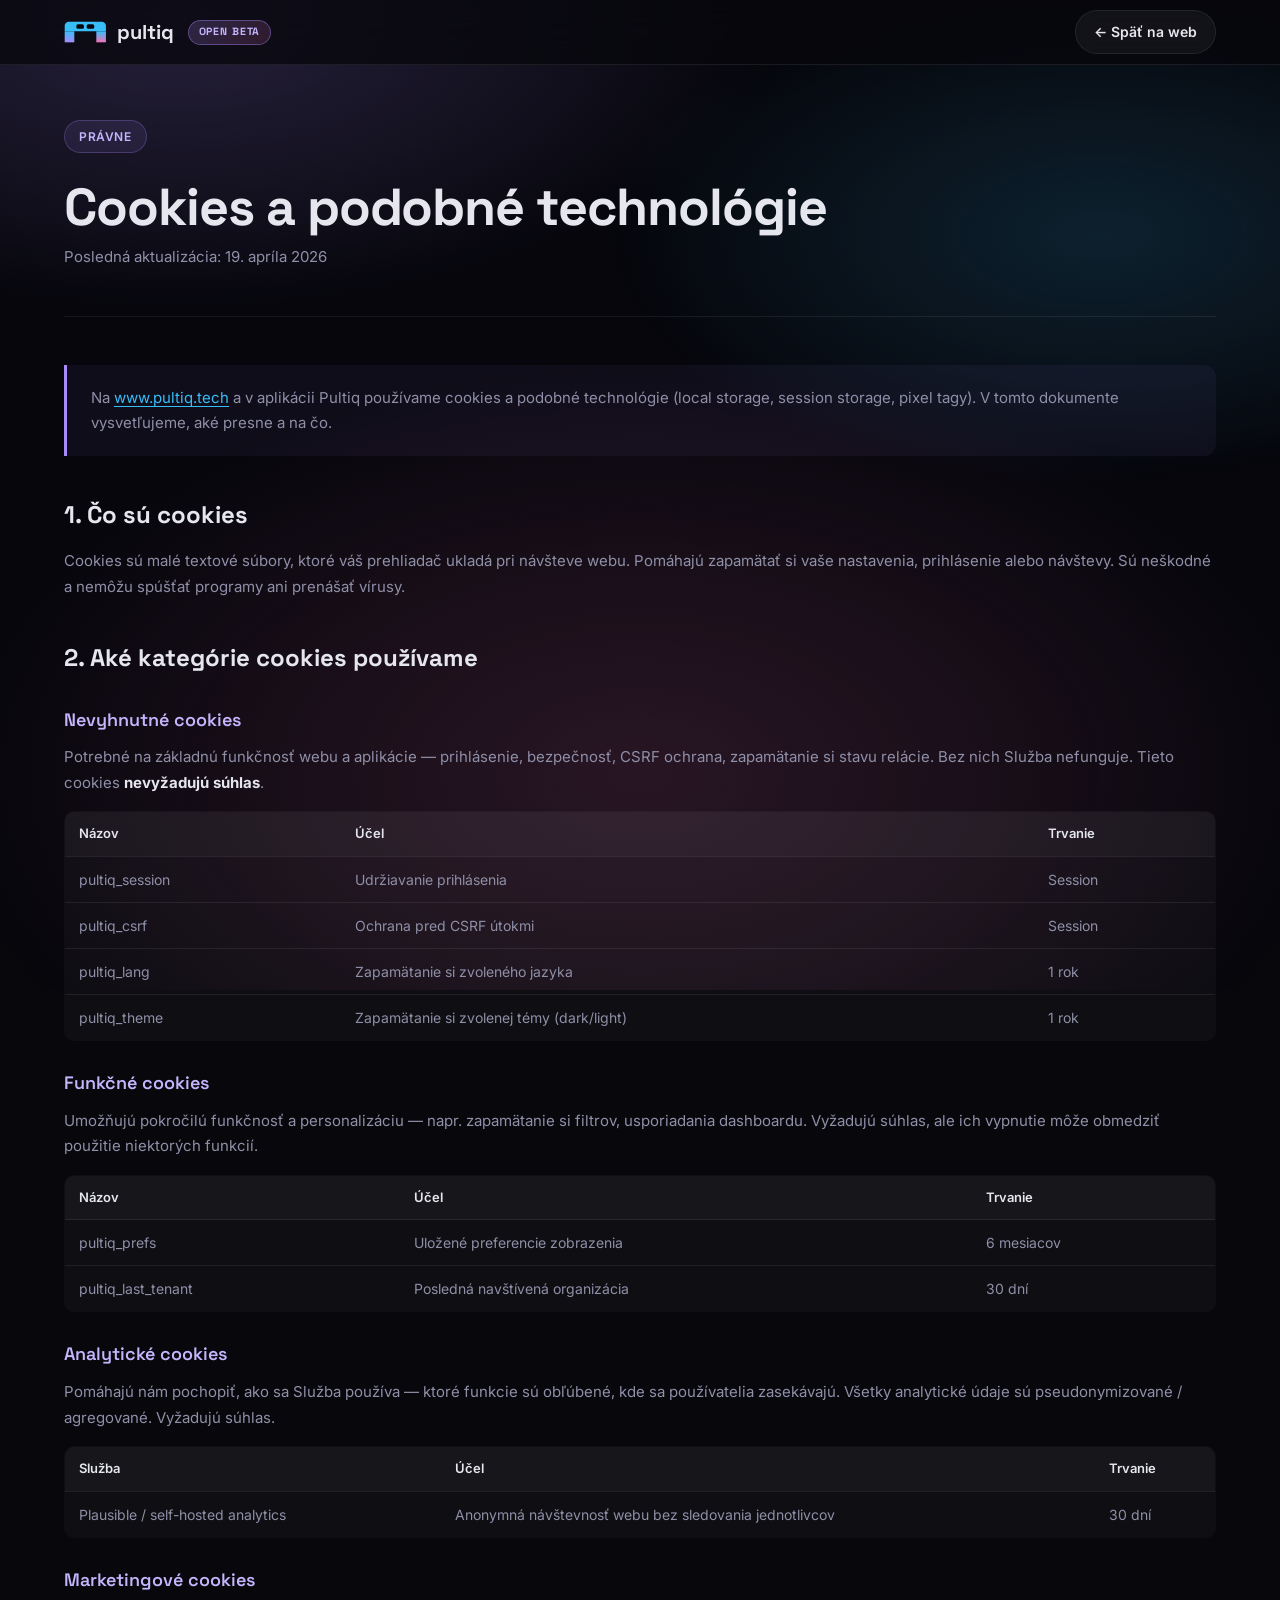
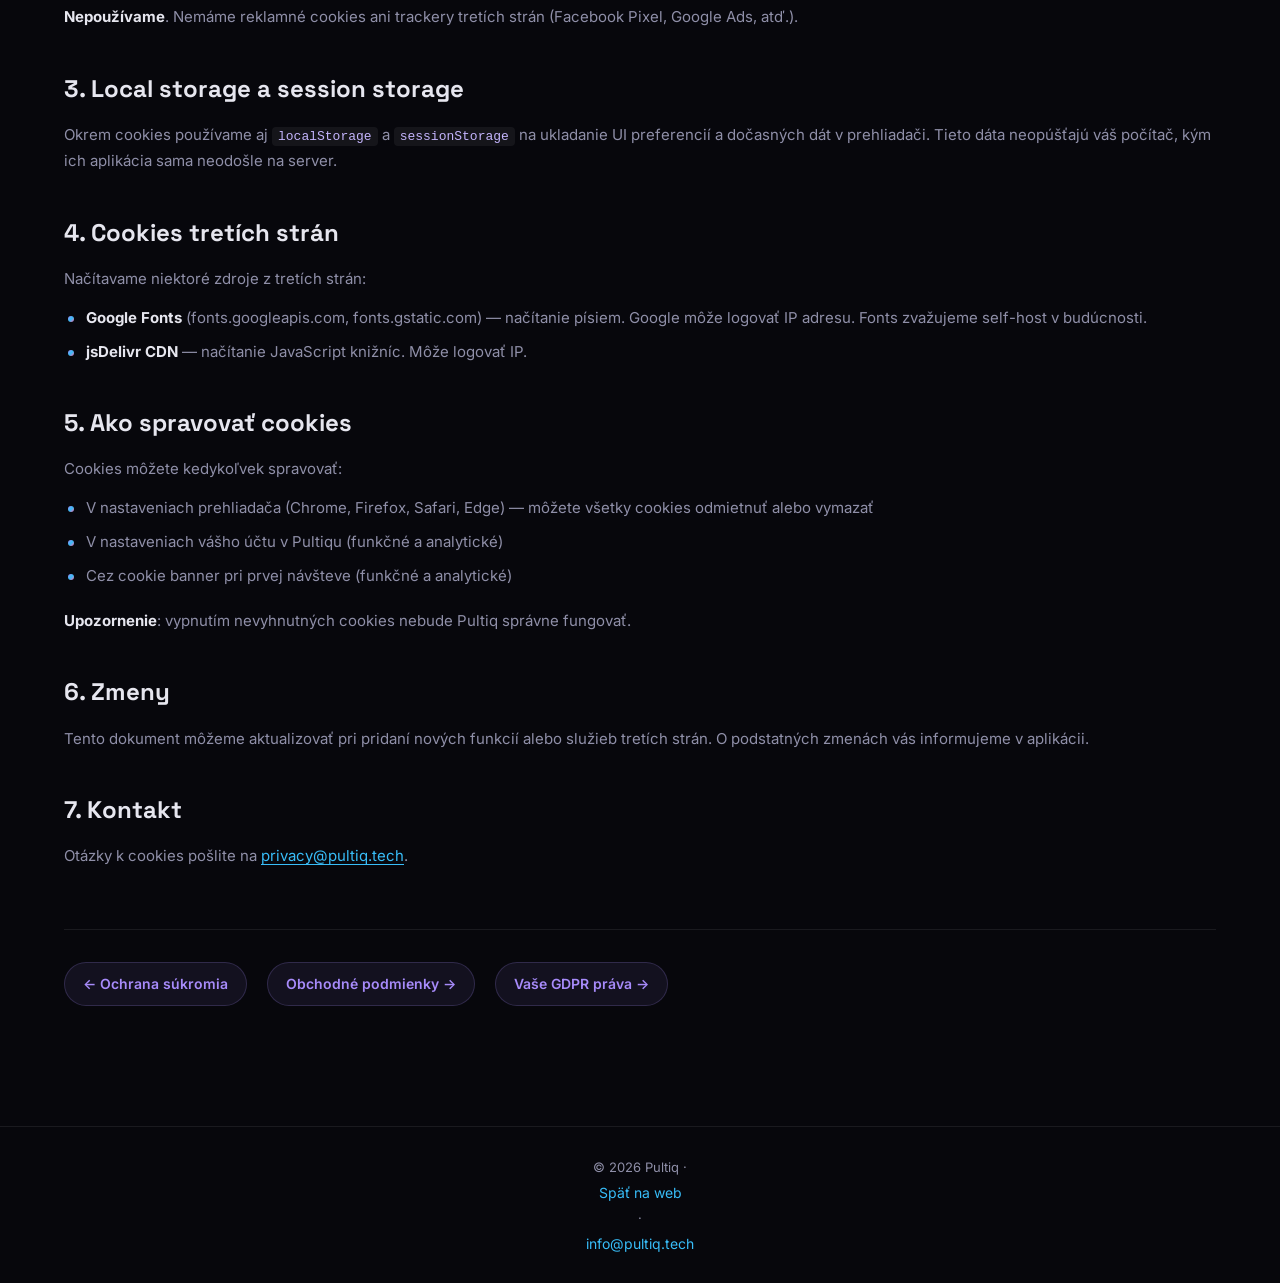
<file: cookies.html>
<!DOCTYPE html>
<html lang="sk">
<head>
<meta charset="UTF-8" />
<meta name="viewport" content="width=device-width, initial-scale=1.0" />
<title>Cookies — Pultiq</title>
<meta name="description" content="Zásady používania cookies a podobných technológií na platforme Pultiq — aké cookies používame, na čo a ako ich spravovať." />
<meta name="robots" content="index, follow" />
<link rel="canonical" href="https://www.pultiq.tech/cookies.html" />
<link rel="preconnect" href="https://fonts.googleapis.com">
<link rel="preconnect" href="https://fonts.gstatic.com" crossorigin>
<link href="https://fonts.googleapis.com/css2?family=Inter:wght@300;400;500;600;700&family=Space+Grotesk:wght@400;500;700&display=swap" rel="stylesheet">
<link rel="icon" type="image/svg+xml" href="favicon.svg" />
<link rel="stylesheet" href="style.css" />
<script defer data-domain="pultiq.tech" src="https://plausible.io/js/script.outbound-links.js"></script>
</head>
<body class="legal-page">
<div class="bg-gradient"></div>

<nav class="nav scrolled">
  <div class="nav-inner">
    <a href="/" class="logo">
      <span class="logo-mark">
        <svg viewBox="25 45 310 160" xmlns="http://www.w3.org/2000/svg">
          <defs>
            <linearGradient id="lg3LL" x1="0%" y1="100%" x2="0%" y2="0%"><stop offset="0%" stop-color="#a78bfa"/><stop offset="100%" stop-color="#38bdf8"/></linearGradient>
            <linearGradient id="lg3RL" x1="0%" y1="100%" x2="0%" y2="0%"><stop offset="0%" stop-color="#f472b6"/><stop offset="100%" stop-color="#38bdf8"/></linearGradient>
          </defs>
          <path d="M 30 120 L 30 80 A 30 30 0 0 1 60 50 L 300 50 A 30 30 0 0 1 330 80 L 330 120 Z" fill="#38bdf8"/>
          <rect x="30" y="120" width="70" height="80" fill="url(#lg3LL)"/>
          <rect x="260" y="120" width="70" height="80" fill="url(#lg3RL)"/>
          <rect x="115" y="68" width="55" height="34" rx="12" fill="#07070c"/>
          <rect x="190" y="68" width="55" height="34" rx="12" fill="#07070c"/>
        </svg>
      </span>
      <span>pultiq</span>
      <span class="beta-pill">Open Beta</span>
    </a>
    <a href="/" class="btn btn-ghost btn-sm">← Späť na web</a>
  </div>
</nav>

<main class="legal">
  <div class="container legal-container">
    <div class="legal-head">
      <div class="eyebrow">Právne</div>
      <h1>Cookies a podobné technológie</h1>
      <p class="legal-updated">Posledná aktualizácia: 19. apríla 2026</p>
    </div>

    <p class="legal-lead">Na <a href="https://www.pultiq.tech">www.pultiq.tech</a> a v aplikácii Pultiq používame cookies a podobné technológie (local storage, session storage, pixel tagy). V tomto dokumente vysvetľujeme, aké presne a na čo.</p>

    <h2>1. Čo sú cookies</h2>
    <p>Cookies sú malé textové súbory, ktoré váš prehliadač ukladá pri návšteve webu. Pomáhajú zapamätať si vaše nastavenia, prihlásenie alebo návštevy. Sú neškodné a nemôžu spúšťať programy ani prenášať vírusy.</p>

    <h2>2. Aké kategórie cookies používame</h2>

    <h3>Nevyhnutné cookies</h3>
    <p>Potrebné na základnú funkčnosť webu a aplikácie — prihlásenie, bezpečnosť, CSRF ochrana, zapamätanie si stavu relácie. Bez nich Služba nefunguje. Tieto cookies <strong>nevyžadujú súhlas</strong>.</p>
    <table class="legal-table">
      <thead><tr><th>Názov</th><th>Účel</th><th>Trvanie</th></tr></thead>
      <tbody>
        <tr><td>pultiq_session</td><td>Udržiavanie prihlásenia</td><td>Session</td></tr>
        <tr><td>pultiq_csrf</td><td>Ochrana pred CSRF útokmi</td><td>Session</td></tr>
        <tr><td>pultiq_lang</td><td>Zapamätanie si zvoleného jazyka</td><td>1 rok</td></tr>
        <tr><td>pultiq_theme</td><td>Zapamätanie si zvolenej témy (dark/light)</td><td>1 rok</td></tr>
      </tbody>
    </table>

    <h3>Funkčné cookies</h3>
    <p>Umožňujú pokročilú funkčnosť a personalizáciu — napr. zapamätanie si filtrov, usporiadania dashboardu. Vyžadujú súhlas, ale ich vypnutie môže obmedziť použitie niektorých funkcií.</p>
    <table class="legal-table">
      <thead><tr><th>Názov</th><th>Účel</th><th>Trvanie</th></tr></thead>
      <tbody>
        <tr><td>pultiq_prefs</td><td>Uložené preferencie zobrazenia</td><td>6 mesiacov</td></tr>
        <tr><td>pultiq_last_tenant</td><td>Posledná navštívená organizácia</td><td>30 dní</td></tr>
      </tbody>
    </table>

    <h3>Analytické cookies</h3>
    <p>Pomáhajú nám pochopiť, ako sa Služba používa — ktoré funkcie sú obľúbené, kde sa používatelia zasekávajú. Všetky analytické údaje sú pseudonymizované / agregované. Vyžadujú súhlas.</p>
    <table class="legal-table">
      <thead><tr><th>Služba</th><th>Účel</th><th>Trvanie</th></tr></thead>
      <tbody>
        <tr><td>Plausible / self-hosted analytics</td><td>Anonymná návštevnosť webu bez sledovania jednotlivcov</td><td>30 dní</td></tr>
      </tbody>
    </table>

    <h3>Marketingové cookies</h3>
    <p><strong>Nepoužívame</strong>. Nemáme reklamné cookies ani trackery tretích strán (Facebook Pixel, Google Ads, atď.).</p>

    <h2>3. Local storage a session storage</h2>
    <p>Okrem cookies používame aj <code>localStorage</code> a <code>sessionStorage</code> na ukladanie UI preferencií a dočasných dát v prehliadači. Tieto dáta neopúšťajú váš počítač, kým ich aplikácia sama neodošle na server.</p>

    <h2>4. Cookies tretích strán</h2>
    <p>Načítavame niektoré zdroje z tretích strán:</p>
    <ul>
      <li><strong>Google Fonts</strong> (fonts.googleapis.com, fonts.gstatic.com) — načítanie písiem. Google môže logovať IP adresu. Fonts zvažujeme self-host v budúcnosti.</li>
      <li><strong>jsDelivr CDN</strong> — načítanie JavaScript knižníc. Môže logovať IP.</li>
    </ul>

    <h2>5. Ako spravovať cookies</h2>
    <p>Cookies môžete kedykoľvek spravovať:</p>
    <ul>
      <li>V nastaveniach prehliadača (Chrome, Firefox, Safari, Edge) — môžete všetky cookies odmietnuť alebo vymazať</li>
      <li>V nastaveniach vášho účtu v Pultiqu (funkčné a analytické)</li>
      <li>Cez cookie banner pri prvej návšteve (funkčné a analytické)</li>
    </ul>
    <p><strong>Upozornenie</strong>: vypnutím nevyhnutných cookies nebude Pultiq správne fungovať.</p>

    <h2>6. Zmeny</h2>
    <p>Tento dokument môžeme aktualizovať pri pridaní nových funkcií alebo služieb tretích strán. O podstatných zmenách vás informujeme v aplikácii.</p>

    <h2>7. Kontakt</h2>
    <p>Otázky k cookies pošlite na <a href="mailto:privacy@pultiq.tech">privacy@pultiq.tech</a>.</p>

    <div class="legal-nav">
      <a href="/privacy.html">← Ochrana súkromia</a>
      <a href="/terms.html">Obchodné podmienky →</a>
      <a href="/gdpr.html">Vaše GDPR práva →</a>
    </div>
  </div>
</main>

<footer class="footer">
  <div class="container footer-bottom">© 2026 Pultiq · <a href="/">Späť na web</a> · <a href="mailto:info@pultiq.tech">info@pultiq.tech</a></div>
</footer>
</body>
</html>
</file>
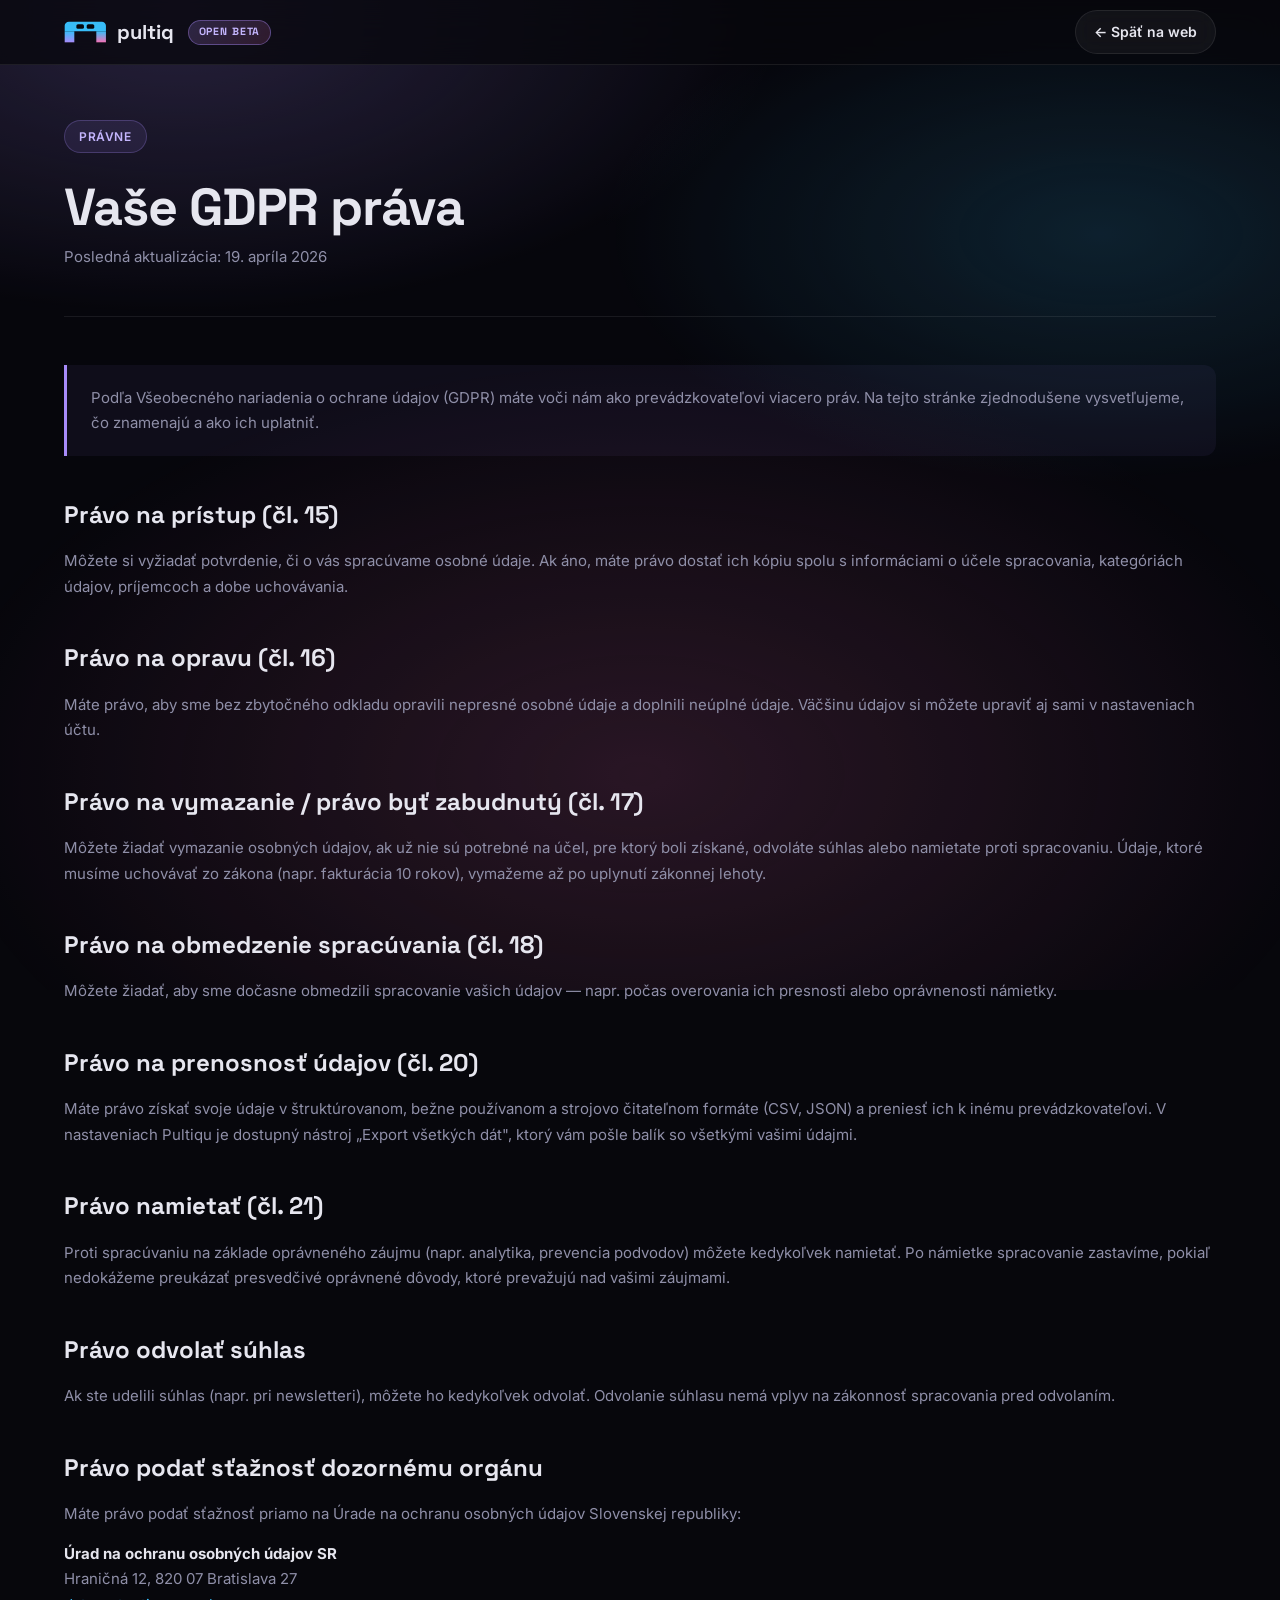
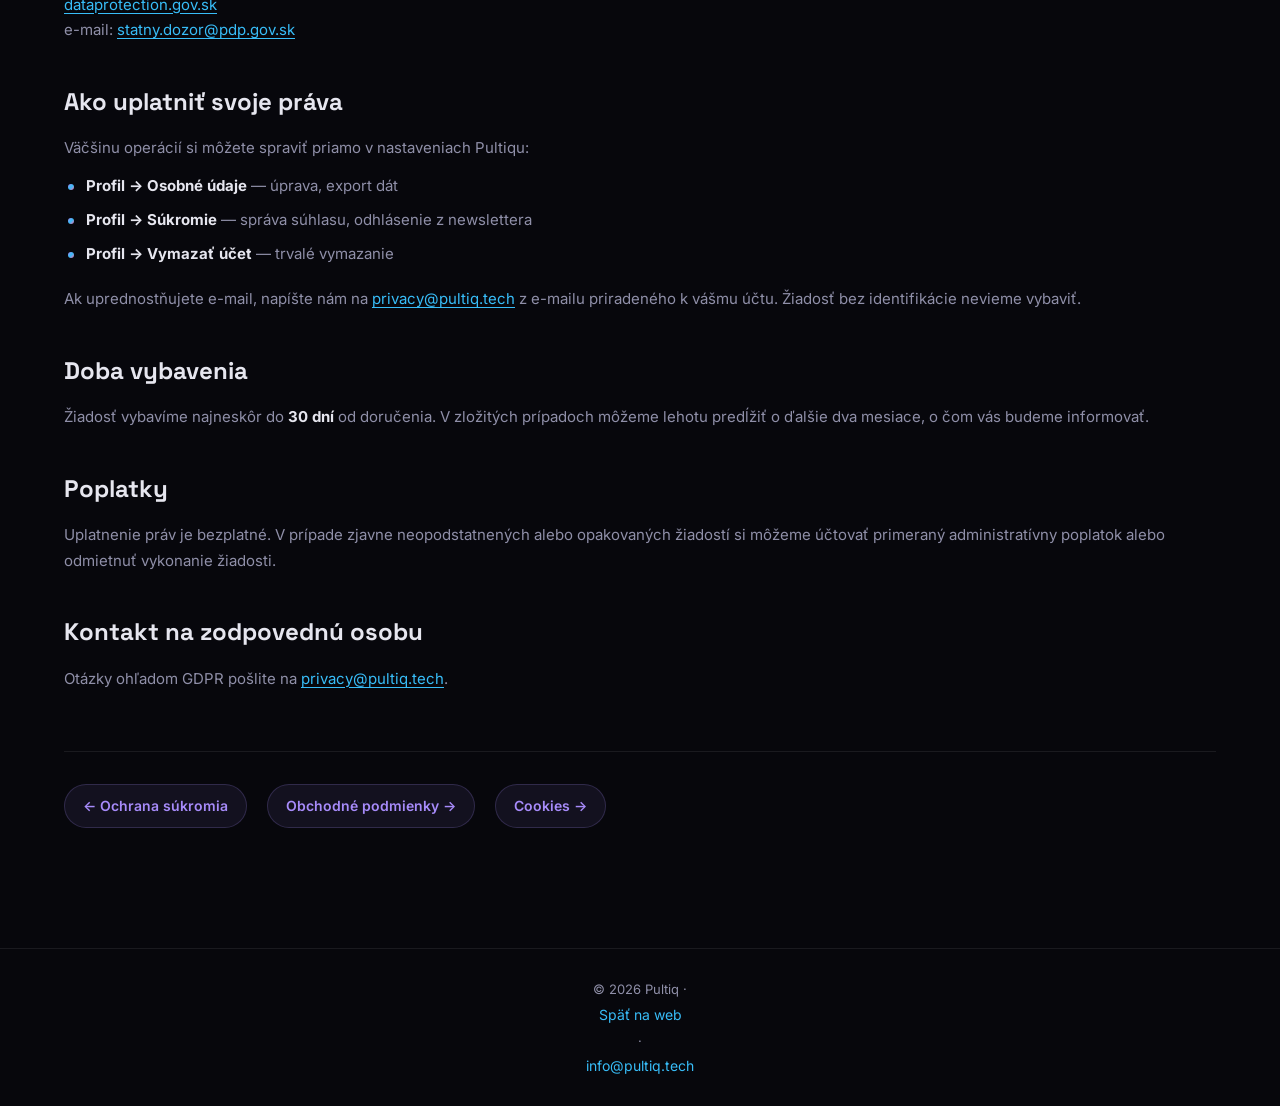
<file: gdpr.html>
<!DOCTYPE html>
<html lang="sk">
<head>
<meta charset="UTF-8" />
<meta name="viewport" content="width=device-width, initial-scale=1.0" />
<title>GDPR práva — Pultiq</title>
<meta name="description" content="Vaše práva podľa GDPR — prístup k údajom, oprava, vymazanie, prenosnosť, námietka. Ako ich uplatniť pri používaní Pultiqu." />
<meta name="robots" content="index, follow" />
<link rel="canonical" href="https://www.pultiq.tech/gdpr.html" />
<link rel="preconnect" href="https://fonts.googleapis.com">
<link rel="preconnect" href="https://fonts.gstatic.com" crossorigin>
<link href="https://fonts.googleapis.com/css2?family=Inter:wght@300;400;500;600;700&family=Space+Grotesk:wght@400;500;700&display=swap" rel="stylesheet">
<link rel="icon" type="image/svg+xml" href="favicon.svg" />
<link rel="stylesheet" href="style.css" />
<script defer data-domain="pultiq.tech" src="https://plausible.io/js/script.outbound-links.js"></script>
</head>
<body class="legal-page">
<div class="bg-gradient"></div>

<nav class="nav scrolled">
  <div class="nav-inner">
    <a href="/" class="logo">
      <span class="logo-mark">
        <svg viewBox="25 45 310 160" xmlns="http://www.w3.org/2000/svg">
          <defs>
            <linearGradient id="lg4LL" x1="0%" y1="100%" x2="0%" y2="0%"><stop offset="0%" stop-color="#a78bfa"/><stop offset="100%" stop-color="#38bdf8"/></linearGradient>
            <linearGradient id="lg4RL" x1="0%" y1="100%" x2="0%" y2="0%"><stop offset="0%" stop-color="#f472b6"/><stop offset="100%" stop-color="#38bdf8"/></linearGradient>
          </defs>
          <path d="M 30 120 L 30 80 A 30 30 0 0 1 60 50 L 300 50 A 30 30 0 0 1 330 80 L 330 120 Z" fill="#38bdf8"/>
          <rect x="30" y="120" width="70" height="80" fill="url(#lg4LL)"/>
          <rect x="260" y="120" width="70" height="80" fill="url(#lg4RL)"/>
          <rect x="115" y="68" width="55" height="34" rx="12" fill="#07070c"/>
          <rect x="190" y="68" width="55" height="34" rx="12" fill="#07070c"/>
        </svg>
      </span>
      <span>pultiq</span>
      <span class="beta-pill">Open Beta</span>
    </a>
    <a href="/" class="btn btn-ghost btn-sm">← Späť na web</a>
  </div>
</nav>

<main class="legal">
  <div class="container legal-container">
    <div class="legal-head">
      <div class="eyebrow">Právne</div>
      <h1>Vaše GDPR práva</h1>
      <p class="legal-updated">Posledná aktualizácia: 19. apríla 2026</p>
    </div>

    <p class="legal-lead">Podľa Všeobecného nariadenia o ochrane údajov (GDPR) máte voči nám ako prevádzkovateľovi viacero práv. Na tejto stránke zjednodušene vysvetľujeme, čo znamenajú a ako ich uplatniť.</p>

    <h2>Právo na prístup (čl. 15)</h2>
    <p>Môžete si vyžiadať potvrdenie, či o vás spracúvame osobné údaje. Ak áno, máte právo dostať ich kópiu spolu s informáciami o účele spracovania, kategóriách údajov, príjemcoch a dobe uchovávania.</p>

    <h2>Právo na opravu (čl. 16)</h2>
    <p>Máte právo, aby sme bez zbytočného odkladu opravili nepresné osobné údaje a doplnili neúplné údaje. Väčšinu údajov si môžete upraviť aj sami v nastaveniach účtu.</p>

    <h2>Právo na vymazanie / právo byť zabudnutý (čl. 17)</h2>
    <p>Môžete žiadať vymazanie osobných údajov, ak už nie sú potrebné na účel, pre ktorý boli získané, odvoláte súhlas alebo namietate proti spracovaniu. Údaje, ktoré musíme uchovávať zo zákona (napr. fakturácia 10 rokov), vymažeme až po uplynutí zákonnej lehoty.</p>

    <h2>Právo na obmedzenie spracúvania (čl. 18)</h2>
    <p>Môžete žiadať, aby sme dočasne obmedzili spracovanie vašich údajov — napr. počas overovania ich presnosti alebo oprávnenosti námietky.</p>

    <h2>Právo na prenosnosť údajov (čl. 20)</h2>
    <p>Máte právo získať svoje údaje v štruktúrovanom, bežne používanom a strojovo čitateľnom formáte (CSV, JSON) a preniesť ich k inému prevádzkovateľovi. V nastaveniach Pultiqu je dostupný nástroj „Export všetkých dát", ktorý vám pošle balík so všetkými vašimi údajmi.</p>

    <h2>Právo namietať (čl. 21)</h2>
    <p>Proti spracúvaniu na základe oprávneného záujmu (napr. analytika, prevencia podvodov) môžete kedykoľvek namietať. Po námietke spracovanie zastavíme, pokiaľ nedokážeme preukázať presvedčivé oprávnené dôvody, ktoré prevažujú nad vašimi záujmami.</p>

    <h2>Právo odvolať súhlas</h2>
    <p>Ak ste udelili súhlas (napr. pri newsletteri), môžete ho kedykoľvek odvolať. Odvolanie súhlasu nemá vplyv na zákonnosť spracovania pred odvolaním.</p>

    <h2>Právo podať sťažnosť dozornému orgánu</h2>
    <p>Máte právo podať sťažnosť priamo na Úrade na ochranu osobných údajov Slovenskej republiky:</p>
    <p><strong>Úrad na ochranu osobných údajov SR</strong><br>
    Hraničná 12, 820 07 Bratislava 27<br>
    <a href="https://dataprotection.gov.sk" target="_blank" rel="noopener">dataprotection.gov.sk</a><br>
    e-mail: <a href="mailto:statny.dozor@pdp.gov.sk">statny.dozor@pdp.gov.sk</a></p>

    <h2>Ako uplatniť svoje práva</h2>
    <p>Väčšinu operácií si môžete spraviť priamo v nastaveniach Pultiqu:</p>
    <ul>
      <li><strong>Profil → Osobné údaje</strong> — úprava, export dát</li>
      <li><strong>Profil → Súkromie</strong> — správa súhlasu, odhlásenie z newslettera</li>
      <li><strong>Profil → Vymazať účet</strong> — trvalé vymazanie</li>
    </ul>
    <p>Ak uprednostňujete e-mail, napíšte nám na <a href="mailto:privacy@pultiq.tech">privacy@pultiq.tech</a> z e-mailu priradeného k vášmu účtu. Žiadosť bez identifikácie nevieme vybaviť.</p>

    <h2>Doba vybavenia</h2>
    <p>Žiadosť vybavíme najneskôr do <strong>30 dní</strong> od doručenia. V zložitých prípadoch môžeme lehotu predĺžiť o ďalšie dva mesiace, o čom vás budeme informovať.</p>

    <h2>Poplatky</h2>
    <p>Uplatnenie práv je bezplatné. V prípade zjavne neopodstatnených alebo opakovaných žiadostí si môžeme účtovať primeraný administratívny poplatok alebo odmietnuť vykonanie žiadosti.</p>

    <h2>Kontakt na zodpovednú osobu</h2>
    <p>Otázky ohľadom GDPR pošlite na <a href="mailto:privacy@pultiq.tech">privacy@pultiq.tech</a>.</p>

    <div class="legal-nav">
      <a href="/privacy.html">← Ochrana súkromia</a>
      <a href="/terms.html">Obchodné podmienky →</a>
      <a href="/cookies.html">Cookies →</a>
    </div>
  </div>
</main>

<footer class="footer">
  <div class="container footer-bottom">© 2026 Pultiq · <a href="/">Späť na web</a> · <a href="mailto:info@pultiq.tech">info@pultiq.tech</a></div>
</footer>
</body>
</html>
</file>
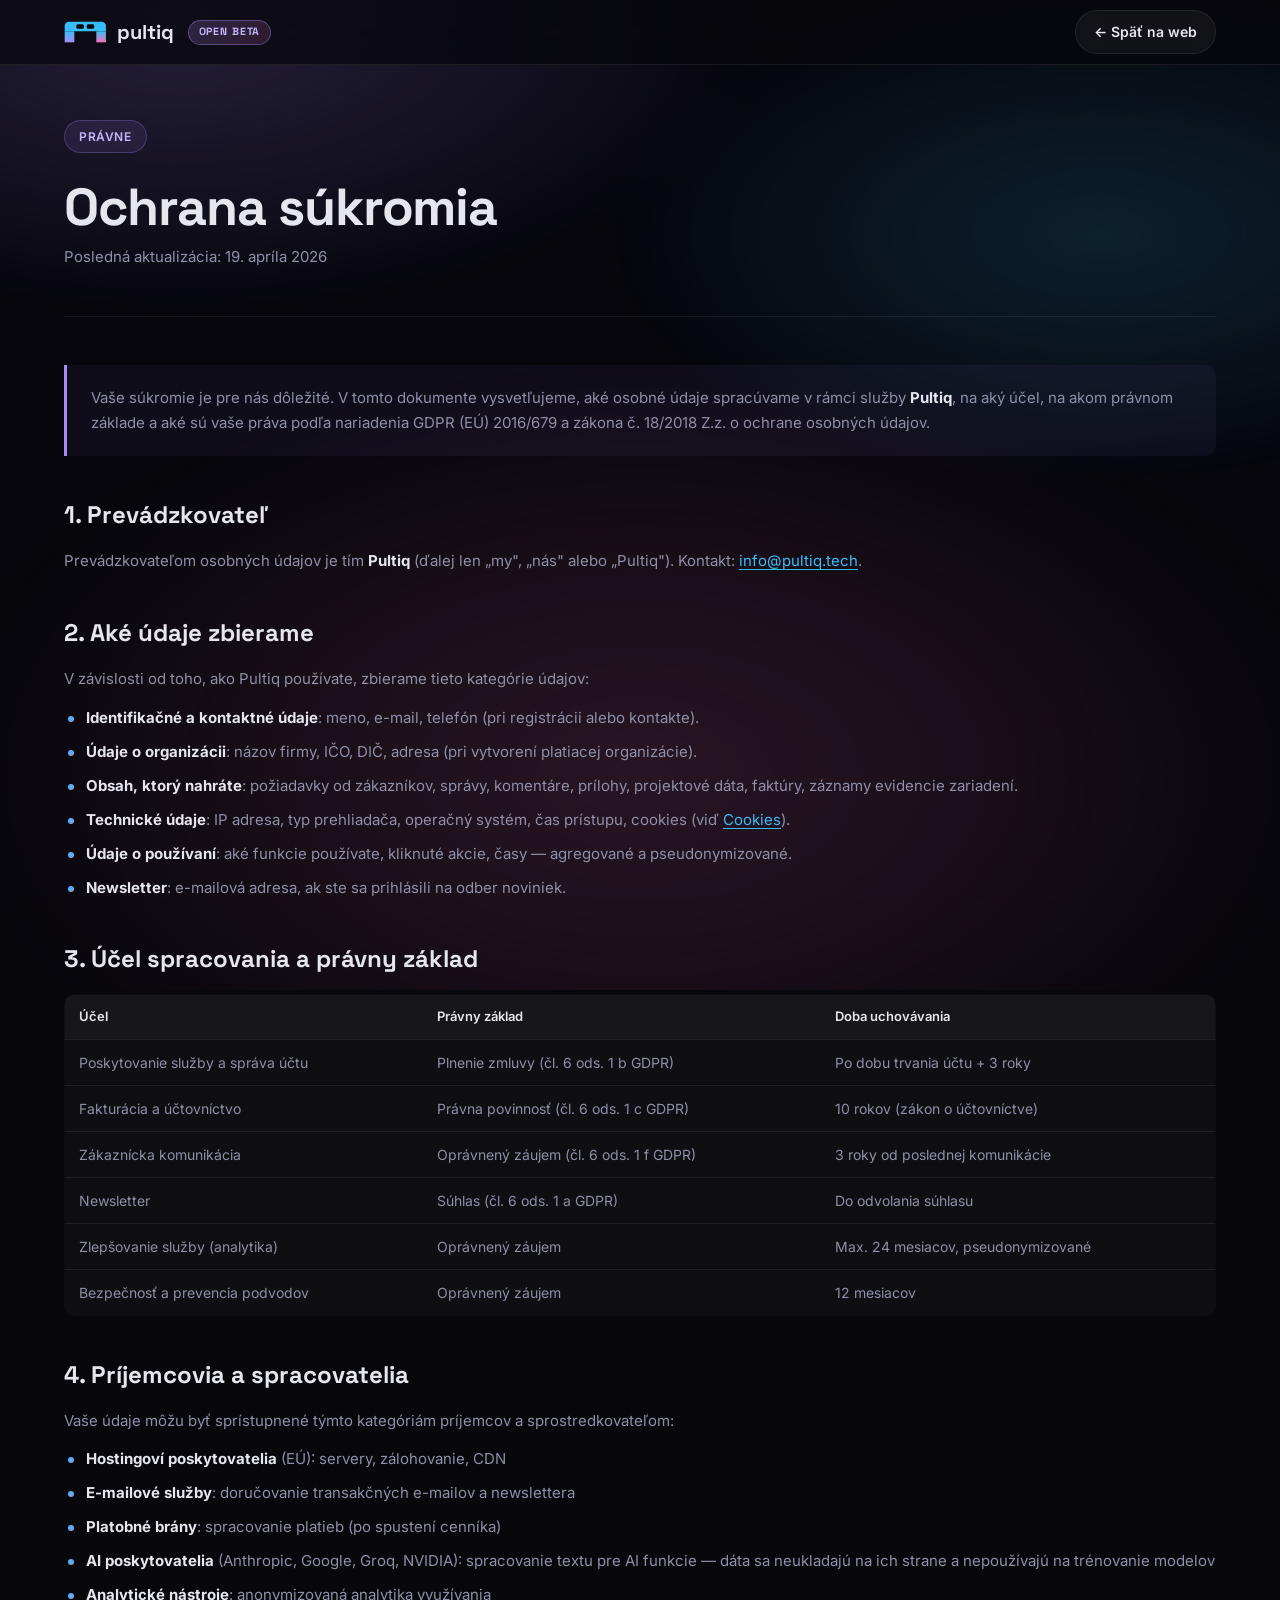
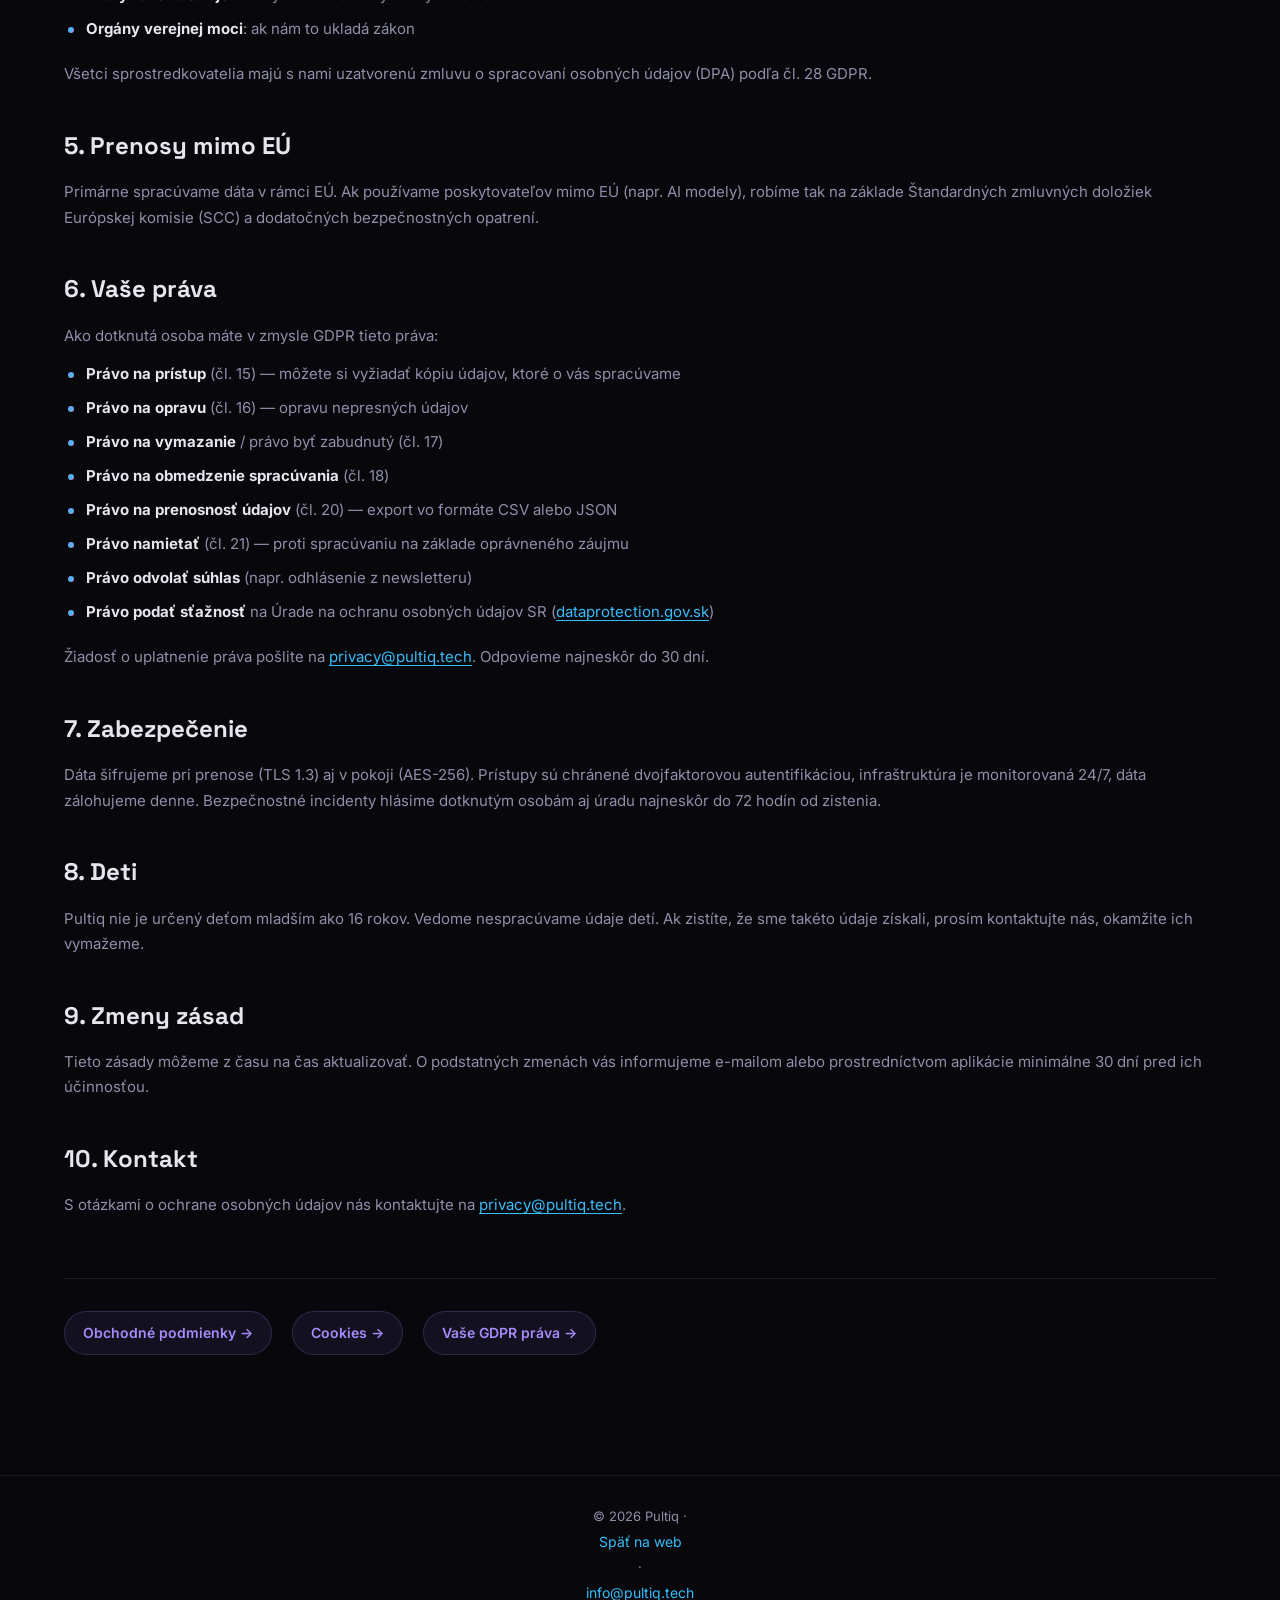
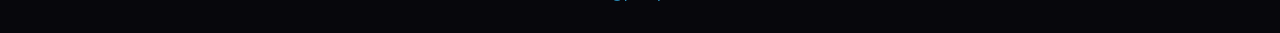
<file: privacy.html>
<!DOCTYPE html>
<html lang="sk">
<head>
<meta charset="UTF-8" />
<meta name="viewport" content="width=device-width, initial-scale=1.0" />
<title>Ochrana súkromia — Pultiq</title>
<meta name="description" content="Zásady ochrany osobných údajov pre platformu Pultiq — aké údaje zbierame, na čo, aké sú vaše GDPR práva a ako sa s nami môžete spojiť." />
<meta name="robots" content="index, follow" />
<link rel="canonical" href="https://www.pultiq.tech/privacy.html" />
<link rel="preconnect" href="https://fonts.googleapis.com">
<link rel="preconnect" href="https://fonts.gstatic.com" crossorigin>
<link href="https://fonts.googleapis.com/css2?family=Inter:wght@300;400;500;600;700&family=Space+Grotesk:wght@400;500;700&display=swap" rel="stylesheet">
<link rel="icon" type="image/svg+xml" href="favicon.svg" />
<link rel="stylesheet" href="style.css" />
<script defer data-domain="pultiq.tech" src="https://plausible.io/js/script.outbound-links.js"></script>
</head>
<body class="legal-page">
<div class="bg-gradient"></div>

<nav class="nav scrolled">
  <div class="nav-inner">
    <a href="/" class="logo">
      <span class="logo-mark">
        <svg viewBox="25 45 310 160" xmlns="http://www.w3.org/2000/svg">
          <defs>
            <linearGradient id="lgLL" x1="0%" y1="100%" x2="0%" y2="0%"><stop offset="0%" stop-color="#a78bfa"/><stop offset="100%" stop-color="#38bdf8"/></linearGradient>
            <linearGradient id="lgRL" x1="0%" y1="100%" x2="0%" y2="0%"><stop offset="0%" stop-color="#f472b6"/><stop offset="100%" stop-color="#38bdf8"/></linearGradient>
          </defs>
          <path d="M 30 120 L 30 80 A 30 30 0 0 1 60 50 L 300 50 A 30 30 0 0 1 330 80 L 330 120 Z" fill="#38bdf8"/>
          <rect x="30" y="120" width="70" height="80" fill="url(#lgLL)"/>
          <rect x="260" y="120" width="70" height="80" fill="url(#lgRL)"/>
          <rect x="115" y="68" width="55" height="34" rx="12" fill="#07070c"/>
          <rect x="190" y="68" width="55" height="34" rx="12" fill="#07070c"/>
        </svg>
      </span>
      <span>pultiq</span>
      <span class="beta-pill">Open Beta</span>
    </a>
    <a href="/" class="btn btn-ghost btn-sm">← Späť na web</a>
  </div>
</nav>

<main class="legal">
  <div class="container legal-container">
    <div class="legal-head">
      <div class="eyebrow">Právne</div>
      <h1>Ochrana súkromia</h1>
      <p class="legal-updated">Posledná aktualizácia: 19. apríla 2026</p>
    </div>

    <p class="legal-lead">Vaše súkromie je pre nás dôležité. V tomto dokumente vysvetľujeme, aké osobné údaje spracúvame v rámci služby <strong>Pultiq</strong>, na aký účel, na akom právnom základe a aké sú vaše práva podľa nariadenia GDPR (EÚ) 2016/679 a zákona č. 18/2018 Z.z. o ochrane osobných údajov.</p>

    <h2>1. Prevádzkovateľ</h2>
    <p>Prevádzkovateľom osobných údajov je tím <strong>Pultiq</strong> (ďalej len „my", „nás" alebo „Pultiq"). Kontakt: <a href="mailto:info@pultiq.tech">info@pultiq.tech</a>.</p>

    <h2>2. Aké údaje zbierame</h2>
    <p>V závislosti od toho, ako Pultiq používate, zbierame tieto kategórie údajov:</p>
    <ul>
      <li><strong>Identifikačné a kontaktné údaje</strong>: meno, e-mail, telefón (pri registrácii alebo kontakte).</li>
      <li><strong>Údaje o organizácii</strong>: názov firmy, IČO, DIČ, adresa (pri vytvorení platiacej organizácie).</li>
      <li><strong>Obsah, ktorý nahráte</strong>: požiadavky od zákazníkov, správy, komentáre, prílohy, projektové dáta, faktúry, záznamy evidencie zariadení.</li>
      <li><strong>Technické údaje</strong>: IP adresa, typ prehliadača, operačný systém, čas prístupu, cookies (viď <a href="/cookies.html">Cookies</a>).</li>
      <li><strong>Údaje o používaní</strong>: aké funkcie používate, kliknuté akcie, časy — agregované a pseudonymizované.</li>
      <li><strong>Newsletter</strong>: e-mailová adresa, ak ste sa prihlásili na odber noviniek.</li>
    </ul>

    <h2>3. Účel spracovania a právny základ</h2>
    <table class="legal-table">
      <thead><tr><th>Účel</th><th>Právny základ</th><th>Doba uchovávania</th></tr></thead>
      <tbody>
        <tr><td>Poskytovanie služby a správa účtu</td><td>Plnenie zmluvy (čl. 6 ods. 1 b GDPR)</td><td>Po dobu trvania účtu + 3 roky</td></tr>
        <tr><td>Fakturácia a účtovníctvo</td><td>Právna povinnosť (čl. 6 ods. 1 c GDPR)</td><td>10 rokov (zákon o účtovníctve)</td></tr>
        <tr><td>Zákaznícka komunikácia</td><td>Oprávnený záujem (čl. 6 ods. 1 f GDPR)</td><td>3 roky od poslednej komunikácie</td></tr>
        <tr><td>Newsletter</td><td>Súhlas (čl. 6 ods. 1 a GDPR)</td><td>Do odvolania súhlasu</td></tr>
        <tr><td>Zlepšovanie služby (analytika)</td><td>Oprávnený záujem</td><td>Max. 24 mesiacov, pseudonymizované</td></tr>
        <tr><td>Bezpečnosť a prevencia podvodov</td><td>Oprávnený záujem</td><td>12 mesiacov</td></tr>
      </tbody>
    </table>

    <h2>4. Príjemcovia a spracovatelia</h2>
    <p>Vaše údaje môžu byť sprístupnené týmto kategóriám príjemcov a sprostredkovateľom:</p>
    <ul>
      <li><strong>Hostingoví poskytovatelia</strong> (EÚ): servery, zálohovanie, CDN</li>
      <li><strong>E-mailové služby</strong>: doručovanie transakčných e-mailov a newslettera</li>
      <li><strong>Platobné brány</strong>: spracovanie platieb (po spustení cenníka)</li>
      <li><strong>AI poskytovatelia</strong> (Anthropic, Google, Groq, NVIDIA): spracovanie textu pre AI funkcie — dáta sa neukladajú na ich strane a nepoužívajú na trénovanie modelov</li>
      <li><strong>Analytické nástroje</strong>: anonymizovaná analytika využívania</li>
      <li><strong>Orgány verejnej moci</strong>: ak nám to ukladá zákon</li>
    </ul>
    <p>Všetci sprostredkovatelia majú s nami uzatvorenú zmluvu o spracovaní osobných údajov (DPA) podľa čl. 28 GDPR.</p>

    <h2>5. Prenosy mimo EÚ</h2>
    <p>Primárne spracúvame dáta v rámci EÚ. Ak používame poskytovateľov mimo EÚ (napr. AI modely), robíme tak na základe Štandardných zmluvných doložiek Európskej komisie (SCC) a dodatočných bezpečnostných opatrení.</p>

    <h2>6. Vaše práva</h2>
    <p>Ako dotknutá osoba máte v zmysle GDPR tieto práva:</p>
    <ul>
      <li><strong>Právo na prístup</strong> (čl. 15) — môžete si vyžiadať kópiu údajov, ktoré o vás spracúvame</li>
      <li><strong>Právo na opravu</strong> (čl. 16) — opravu nepresných údajov</li>
      <li><strong>Právo na vymazanie</strong> / právo byť zabudnutý (čl. 17)</li>
      <li><strong>Právo na obmedzenie spracúvania</strong> (čl. 18)</li>
      <li><strong>Právo na prenosnosť údajov</strong> (čl. 20) — export vo formáte CSV alebo JSON</li>
      <li><strong>Právo namietať</strong> (čl. 21) — proti spracúvaniu na základe oprávneného záujmu</li>
      <li><strong>Právo odvolať súhlas</strong> (napr. odhlásenie z newsletteru)</li>
      <li><strong>Právo podať sťažnosť</strong> na Úrade na ochranu osobných údajov SR (<a href="https://dataprotection.gov.sk" target="_blank" rel="noopener">dataprotection.gov.sk</a>)</li>
    </ul>
    <p>Žiadosť o uplatnenie práva pošlite na <a href="mailto:privacy@pultiq.tech">privacy@pultiq.tech</a>. Odpovieme najneskôr do 30 dní.</p>

    <h2>7. Zabezpečenie</h2>
    <p>Dáta šifrujeme pri prenose (TLS 1.3) aj v pokoji (AES-256). Prístupy sú chránené dvojfaktorovou autentifikáciou, infraštruktúra je monitorovaná 24/7, dáta zálohujeme denne. Bezpečnostné incidenty hlásime dotknutým osobám aj úradu najneskôr do 72 hodín od zistenia.</p>

    <h2>8. Deti</h2>
    <p>Pultiq nie je určený deťom mladším ako 16 rokov. Vedome nespracúvame údaje detí. Ak zistíte, že sme takéto údaje získali, prosím kontaktujte nás, okamžite ich vymažeme.</p>

    <h2>9. Zmeny zásad</h2>
    <p>Tieto zásady môžeme z času na čas aktualizovať. O podstatných zmenách vás informujeme e-mailom alebo prostredníctvom aplikácie minimálne 30 dní pred ich účinnosťou.</p>

    <h2>10. Kontakt</h2>
    <p>S otázkami o ochrane osobných údajov nás kontaktujte na <a href="mailto:privacy@pultiq.tech">privacy@pultiq.tech</a>.</p>

    <div class="legal-nav">
      <a href="/terms.html">Obchodné podmienky →</a>
      <a href="/cookies.html">Cookies →</a>
      <a href="/gdpr.html">Vaše GDPR práva →</a>
    </div>
  </div>
</main>

<footer class="footer">
  <div class="container footer-bottom">© 2026 Pultiq · <a href="/">Späť na web</a> · <a href="mailto:info@pultiq.tech">info@pultiq.tech</a></div>
</footer>
</body>
</html>
</file>
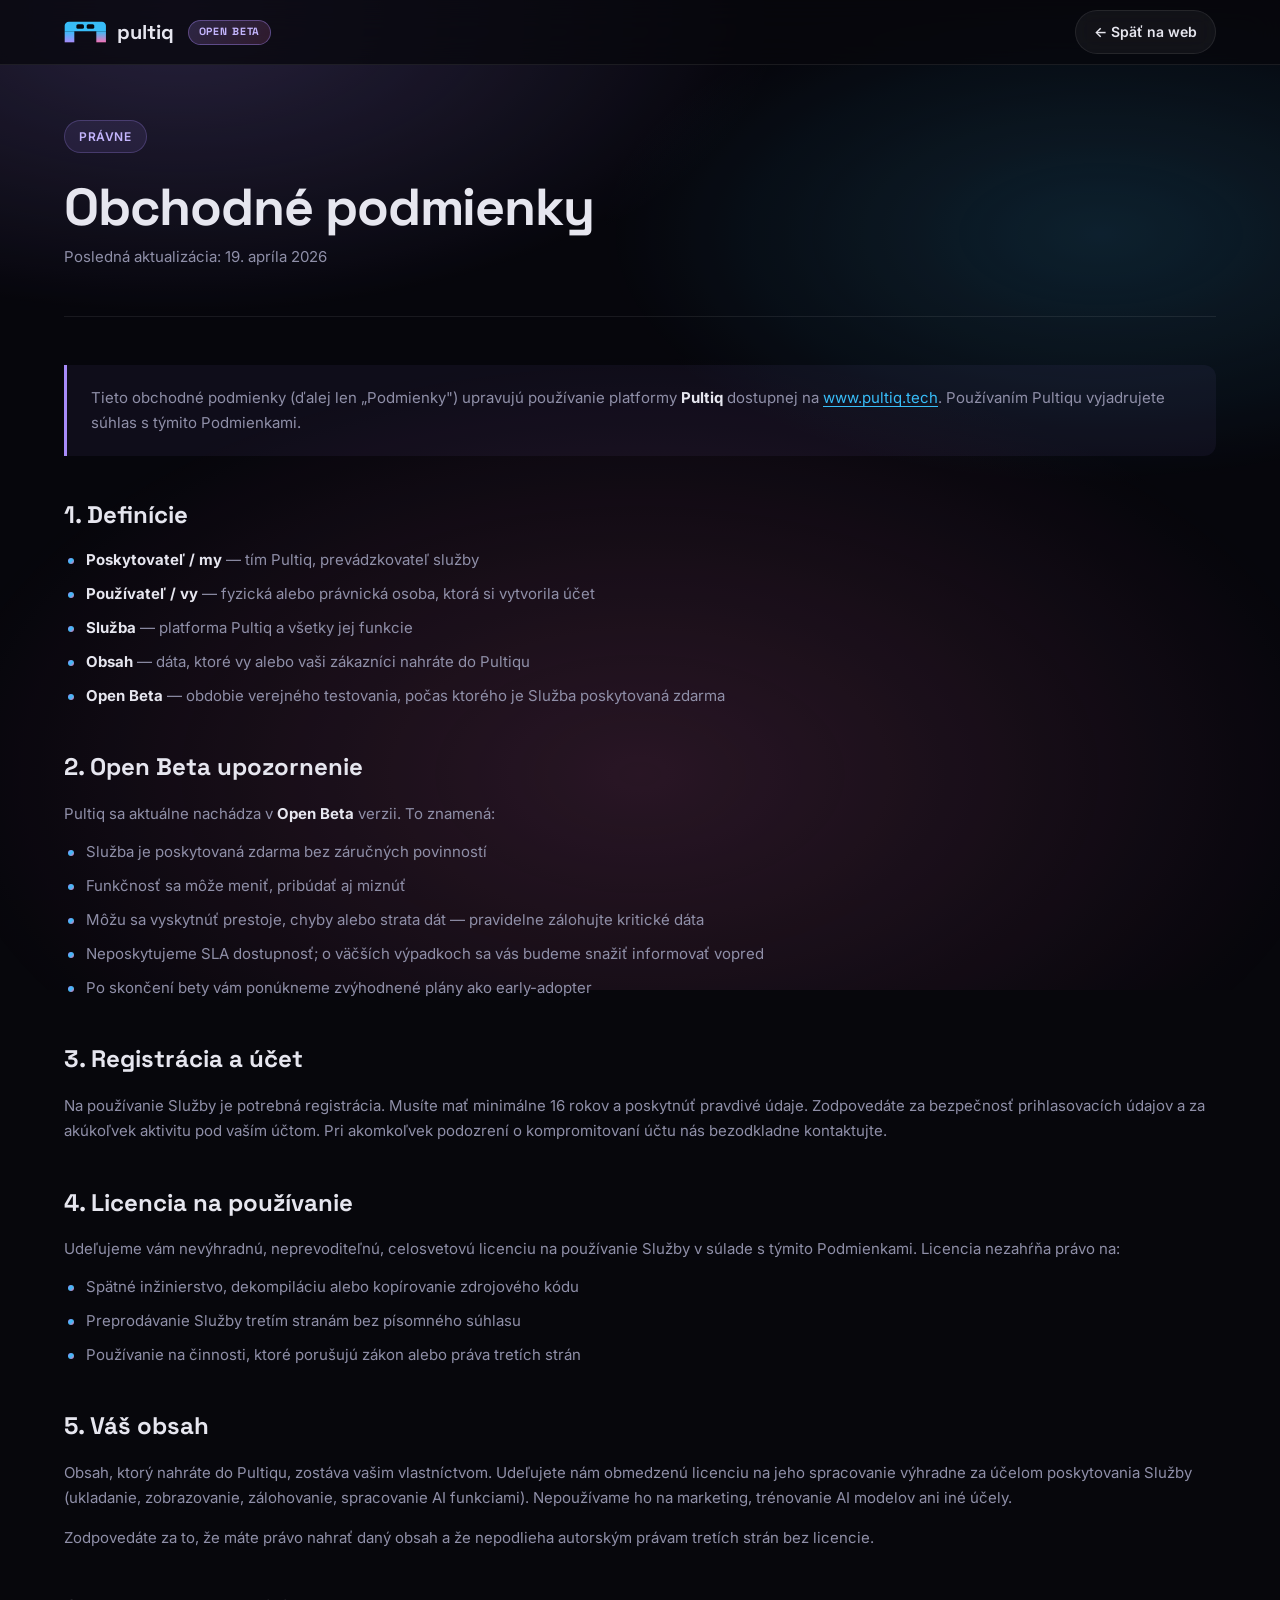
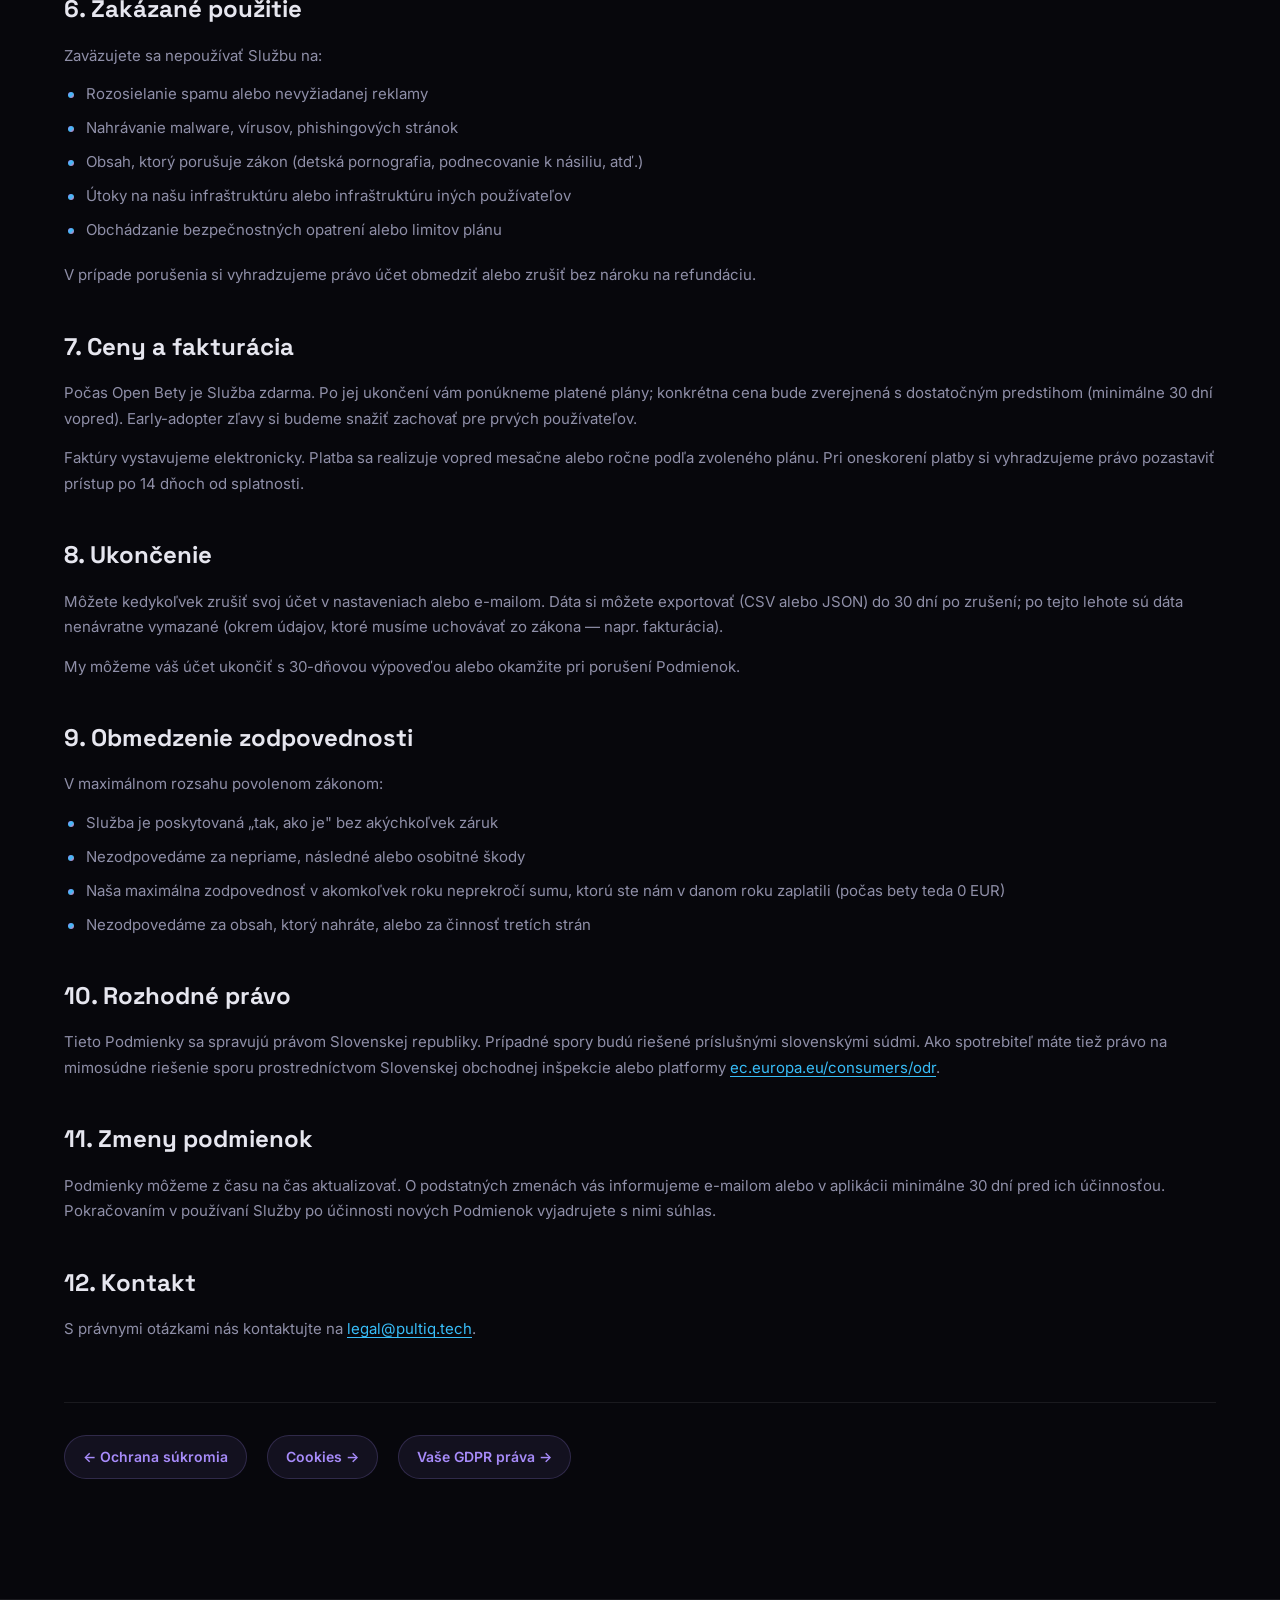
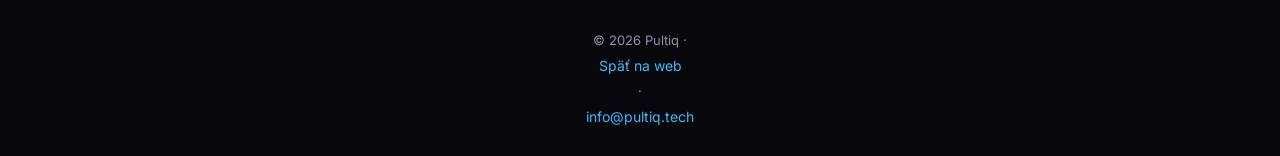
<file: terms.html>
<!DOCTYPE html>
<html lang="sk">
<head>
<meta charset="UTF-8" />
<meta name="viewport" content="width=device-width, initial-scale=1.0" />
<title>Obchodné podmienky — Pultiq</title>
<meta name="description" content="Obchodné podmienky používania platformy Pultiq — zmluvné vzťahy, beta upozornenia, licencia, obmedzenia zodpovednosti a ďalšie podmienky." />
<meta name="robots" content="index, follow" />
<link rel="canonical" href="https://www.pultiq.tech/terms.html" />
<link rel="preconnect" href="https://fonts.googleapis.com">
<link rel="preconnect" href="https://fonts.gstatic.com" crossorigin>
<link href="https://fonts.googleapis.com/css2?family=Inter:wght@300;400;500;600;700&family=Space+Grotesk:wght@400;500;700&display=swap" rel="stylesheet">
<link rel="icon" type="image/svg+xml" href="favicon.svg" />
<link rel="stylesheet" href="style.css" />
<script defer data-domain="pultiq.tech" src="https://plausible.io/js/script.outbound-links.js"></script>
</head>
<body class="legal-page">
<div class="bg-gradient"></div>

<nav class="nav scrolled">
  <div class="nav-inner">
    <a href="/" class="logo">
      <span class="logo-mark">
        <svg viewBox="25 45 310 160" xmlns="http://www.w3.org/2000/svg">
          <defs>
            <linearGradient id="lg2LL" x1="0%" y1="100%" x2="0%" y2="0%"><stop offset="0%" stop-color="#a78bfa"/><stop offset="100%" stop-color="#38bdf8"/></linearGradient>
            <linearGradient id="lg2RL" x1="0%" y1="100%" x2="0%" y2="0%"><stop offset="0%" stop-color="#f472b6"/><stop offset="100%" stop-color="#38bdf8"/></linearGradient>
          </defs>
          <path d="M 30 120 L 30 80 A 30 30 0 0 1 60 50 L 300 50 A 30 30 0 0 1 330 80 L 330 120 Z" fill="#38bdf8"/>
          <rect x="30" y="120" width="70" height="80" fill="url(#lg2LL)"/>
          <rect x="260" y="120" width="70" height="80" fill="url(#lg2RL)"/>
          <rect x="115" y="68" width="55" height="34" rx="12" fill="#07070c"/>
          <rect x="190" y="68" width="55" height="34" rx="12" fill="#07070c"/>
        </svg>
      </span>
      <span>pultiq</span>
      <span class="beta-pill">Open Beta</span>
    </a>
    <a href="/" class="btn btn-ghost btn-sm">← Späť na web</a>
  </div>
</nav>

<main class="legal">
  <div class="container legal-container">
    <div class="legal-head">
      <div class="eyebrow">Právne</div>
      <h1>Obchodné podmienky</h1>
      <p class="legal-updated">Posledná aktualizácia: 19. apríla 2026</p>
    </div>

    <p class="legal-lead">Tieto obchodné podmienky (ďalej len „Podmienky") upravujú používanie platformy <strong>Pultiq</strong> dostupnej na <a href="https://www.pultiq.tech">www.pultiq.tech</a>. Používaním Pultiqu vyjadrujete súhlas s týmito Podmienkami.</p>

    <h2>1. Definície</h2>
    <ul>
      <li><strong>Poskytovateľ / my</strong> — tím Pultiq, prevádzkovateľ služby</li>
      <li><strong>Používateľ / vy</strong> — fyzická alebo právnická osoba, ktorá si vytvorila účet</li>
      <li><strong>Služba</strong> — platforma Pultiq a všetky jej funkcie</li>
      <li><strong>Obsah</strong> — dáta, ktoré vy alebo vaši zákazníci nahráte do Pultiqu</li>
      <li><strong>Open Beta</strong> — obdobie verejného testovania, počas ktorého je Služba poskytovaná zdarma</li>
    </ul>

    <h2>2. Open Beta upozornenie</h2>
    <p>Pultiq sa aktuálne nachádza v <strong>Open Beta</strong> verzii. To znamená:</p>
    <ul>
      <li>Služba je poskytovaná zdarma bez záručných povinností</li>
      <li>Funkčnosť sa môže meniť, pribúdať aj miznúť</li>
      <li>Môžu sa vyskytnúť prestoje, chyby alebo strata dát — pravidelne zálohujte kritické dáta</li>
      <li>Neposkytujeme SLA dostupnosť; o väčších výpadkoch sa vás budeme snažiť informovať vopred</li>
      <li>Po skončení bety vám ponúkneme zvýhodnené plány ako early-adopter</li>
    </ul>

    <h2>3. Registrácia a účet</h2>
    <p>Na používanie Služby je potrebná registrácia. Musíte mať minimálne 16 rokov a poskytnúť pravdivé údaje. Zodpovedáte za bezpečnosť prihlasovacích údajov a za akúkoľvek aktivitu pod vaším účtom. Pri akomkoľvek podozrení o kompromitovaní účtu nás bezodkladne kontaktujte.</p>

    <h2>4. Licencia na používanie</h2>
    <p>Udeľujeme vám nevýhradnú, neprevoditeľnú, celosvetovú licenciu na používanie Služby v súlade s týmito Podmienkami. Licencia nezahŕňa právo na:</p>
    <ul>
      <li>Spätné inžinierstvo, dekompiláciu alebo kopírovanie zdrojového kódu</li>
      <li>Preprodávanie Služby tretím stranám bez písomného súhlasu</li>
      <li>Používanie na činnosti, ktoré porušujú zákon alebo práva tretích strán</li>
    </ul>

    <h2>5. Váš obsah</h2>
    <p>Obsah, ktorý nahráte do Pultiqu, zostáva vašim vlastníctvom. Udeľujete nám obmedzenú licenciu na jeho spracovanie výhradne za účelom poskytovania Služby (ukladanie, zobrazovanie, zálohovanie, spracovanie AI funkciami). Nepoužívame ho na marketing, trénovanie AI modelov ani iné účely.</p>
    <p>Zodpovedáte za to, že máte právo nahrať daný obsah a že nepodlieha autorským právam tretích strán bez licencie.</p>

    <h2>6. Zakázané použitie</h2>
    <p>Zaväzujete sa nepoužívať Službu na:</p>
    <ul>
      <li>Rozosielanie spamu alebo nevyžiadanej reklamy</li>
      <li>Nahrávanie malware, vírusov, phishingových stránok</li>
      <li>Obsah, ktorý porušuje zákon (detská pornografia, podnecovanie k násiliu, atď.)</li>
      <li>Útoky na našu infraštruktúru alebo infraštruktúru iných používateľov</li>
      <li>Obchádzanie bezpečnostných opatrení alebo limitov plánu</li>
    </ul>
    <p>V prípade porušenia si vyhradzujeme právo účet obmedziť alebo zrušiť bez nároku na refundáciu.</p>

    <h2>7. Ceny a fakturácia</h2>
    <p>Počas Open Bety je Služba zdarma. Po jej ukončení vám ponúkneme platené plány; konkrétna cena bude zverejnená s dostatočným predstihom (minimálne 30 dní vopred). Early-adopter zľavy si budeme snažiť zachovať pre prvých používateľov.</p>
    <p>Faktúry vystavujeme elektronicky. Platba sa realizuje vopred mesačne alebo ročne podľa zvoleného plánu. Pri oneskorení platby si vyhradzujeme právo pozastaviť prístup po 14 dňoch od splatnosti.</p>

    <h2>8. Ukončenie</h2>
    <p>Môžete kedykoľvek zrušiť svoj účet v nastaveniach alebo e-mailom. Dáta si môžete exportovať (CSV alebo JSON) do 30 dní po zrušení; po tejto lehote sú dáta nenávratne vymazané (okrem údajov, ktoré musíme uchovávať zo zákona — napr. fakturácia).</p>
    <p>My môžeme váš účet ukončiť s 30-dňovou výpoveďou alebo okamžite pri porušení Podmienok.</p>

    <h2>9. Obmedzenie zodpovednosti</h2>
    <p>V maximálnom rozsahu povolenom zákonom:</p>
    <ul>
      <li>Služba je poskytovaná „tak, ako je" bez akýchkoľvek záruk</li>
      <li>Nezodpovedáme za nepriame, následné alebo osobitné škody</li>
      <li>Naša maximálna zodpovednosť v akomkoľvek roku neprekročí sumu, ktorú ste nám v danom roku zaplatili (počas bety teda 0 EUR)</li>
      <li>Nezodpovedáme za obsah, ktorý nahráte, alebo za činnosť tretích strán</li>
    </ul>

    <h2>10. Rozhodné právo</h2>
    <p>Tieto Podmienky sa spravujú právom Slovenskej republiky. Prípadné spory budú riešené príslušnými slovenskými súdmi. Ako spotrebiteľ máte tiež právo na mimosúdne riešenie sporu prostredníctvom Slovenskej obchodnej inšpekcie alebo platformy <a href="https://ec.europa.eu/consumers/odr" target="_blank" rel="noopener">ec.europa.eu/consumers/odr</a>.</p>

    <h2>11. Zmeny podmienok</h2>
    <p>Podmienky môžeme z času na čas aktualizovať. O podstatných zmenách vás informujeme e-mailom alebo v aplikácii minimálne 30 dní pred ich účinnosťou. Pokračovaním v používaní Služby po účinnosti nových Podmienok vyjadrujete s nimi súhlas.</p>

    <h2>12. Kontakt</h2>
    <p>S právnymi otázkami nás kontaktujte na <a href="mailto:legal@pultiq.tech">legal@pultiq.tech</a>.</p>

    <div class="legal-nav">
      <a href="/privacy.html">← Ochrana súkromia</a>
      <a href="/cookies.html">Cookies →</a>
      <a href="/gdpr.html">Vaše GDPR práva →</a>
    </div>
  </div>
</main>

<footer class="footer">
  <div class="container footer-bottom">© 2026 Pultiq · <a href="/">Späť na web</a> · <a href="mailto:info@pultiq.tech">info@pultiq.tech</a></div>
</footer>
</body>
</html>
</file>
<file: style.css>
/* ========= LEGAL PAGES ========= */
.legal-page .bg-grid,
.legal-page .cursor-glow{display:none}
.legal-page .bg-gradient{opacity:0.5}
.legal{padding:120px 0 80px;min-height:80vh}
.legal-container{max-width:820px}
.legal-head{margin-bottom:48px;padding-bottom:32px;border-bottom:1px solid var(--border)}
.legal-head h1{
  font-family:'Space Grotesk',sans-serif;
  font-size:clamp(32px,5vw,52px);font-weight:700;
  line-height:1.1;letter-spacing:-0.02em;
  margin:10px 0 8px;
}
.legal-updated{color:var(--muted);font-size:14px}
.legal-lead{
  font-size:17px;line-height:1.7;color:var(--text);
  margin-bottom:40px;padding:20px 24px;
  background:rgba(167,139,250,0.06);
  border-left:3px solid var(--primary);
  border-radius:0 12px 12px 0;
}
.legal h2{
  font-family:'Space Grotesk',sans-serif;
  font-size:24px;font-weight:700;
  margin:40px 0 14px;color:var(--text);
}
.legal h3{
  font-family:'Space Grotesk',sans-serif;
  font-size:18px;font-weight:600;
  margin:28px 0 10px;color:#c4b5fd;
}
.legal p{
  color:var(--muted);line-height:1.7;margin-bottom:14px;font-size:15px;
}
.legal p strong{color:var(--text)}
.legal a{color:var(--primary-2);text-decoration:underline;text-underline-offset:3px;transition:color .2s}
.legal a:hover{color:var(--primary)}
.legal ul{
  margin:14px 0 20px;padding:0;list-style:none;
}
.legal ul li{
  position:relative;padding-left:22px;margin-bottom:10px;
  color:var(--muted);line-height:1.6;font-size:15px;
}
.legal ul li::before{
  content:"";position:absolute;left:4px;top:10px;
  width:6px;height:6px;border-radius:50%;
  background:var(--grad);
}
.legal ul li strong{color:var(--text)}
.legal code{
  background:rgba(255,255,255,0.06);padding:2px 6px;border-radius:4px;
  font-family:'SF Mono','Consolas',monospace;font-size:13px;color:#c4b5fd;
}
.legal-table{
  width:100%;border-collapse:collapse;margin:16px 0 24px;
  background:var(--card);border:1px solid var(--border);
  border-radius:10px;overflow:hidden;
}
.legal-table th,
.legal-table td{
  padding:12px 14px;text-align:left;font-size:14px;
  border-bottom:1px solid var(--border);
  color:var(--muted);line-height:1.5;
}
.legal-table th{
  background:rgba(255,255,255,0.03);
  color:var(--text);font-weight:600;font-size:13px;
}
.legal-table tr:last-child td{border-bottom:none}
.legal-table td strong{color:var(--text)}
.legal-nav{
  display:flex;gap:20px;flex-wrap:wrap;margin-top:60px;
  padding-top:32px;border-top:1px solid var(--border);
}
.legal-nav a{
  color:var(--primary);font-size:14px;font-weight:600;
  text-decoration:none;padding:10px 18px;border-radius:999px;
  background:rgba(167,139,250,0.08);border:1px solid rgba(167,139,250,0.2);
  transition:all .2s;
}
.legal-nav a:hover{
  background:rgba(167,139,250,0.18);
  border-color:rgba(167,139,250,0.4);
  transform:translateY(-1px);
}
.legal-page .footer{padding:30px 0 24px;border-top:1px solid var(--border)}
.legal-page .footer-bottom{padding-top:0;border:none}
.legal-page .footer-bottom a{color:var(--primary-2)}

/* ========= ICONS ========= */
svg.icon{
  width:1em;height:1em;flex-shrink:0;
  display:inline-block;vertical-align:middle;
}
.feature-icon svg.icon{width:28px;height:28px;color:#c4b5fd}
.cat-head .cat-icon svg.icon{width:28px;height:28px;color:#c4b5fd}
.strip-icon svg.icon{width:34px;height:34px;color:#e6e6ef}
.mock-nav-item svg.icon{width:16px;height:16px;color:inherit}
.mock-pill svg.icon{width:14px;height:14px}
.mock-search svg.icon{width:14px;height:14px}
.mock-ai-icon svg.icon{width:22px;height:22px;color:#c4b5fd}
.fc-icon svg.icon{width:18px;height:18px;color:#c4b5fd}
.fc-icon.green svg.icon{color:var(--success)}
.fc-icon.purple svg.icon{color:#f472b6}

/* ========= RESET ========= */
*,*::before,*::after{box-sizing:border-box;margin:0;padding:0}
html{scroll-behavior:smooth}
body{
  font-family:'Inter',system-ui,-apple-system,sans-serif;
  background:#07070c;color:#e6e6ef;line-height:1.6;
  overflow-x:hidden;-webkit-font-smoothing:antialiased;
}
a{color:inherit;text-decoration:none}
ul{list-style:none}
img,svg{max-width:100%;display:block}

:root{
  --bg:#07070c;
  --bg-2:#0c0c17;
  --card:rgba(255,255,255,0.03);
  --border:rgba(255,255,255,0.08);
  --text:#e6e6ef;
  --muted:#8f8fa8;
  --primary:#a78bfa;
  --primary-2:#38bdf8;
  --accent:#f472b6;
  --success:#34d399;
  --danger:#f87171;
  --amber:#fbbf24;
  --radius:16px;
  --grad:linear-gradient(135deg,#a78bfa 0%,#38bdf8 50%,#f472b6 100%);
}

.container{max-width:1200px;margin:0 auto;padding:0 24px}

/* ========= ANIMATED BG ========= */
.bg-gradient{
  position:fixed;inset:0;z-index:-2;
  background:var(--bg);
  transform:translateZ(0);
  will-change:transform;
}
.bg-gradient::before,.bg-gradient::after{
  content:"";position:absolute;inset:-10%;
  background:
    radial-gradient(ellipse 1200px 600px at 20% 10%,rgba(167,139,250,0.28),transparent 50%),
    radial-gradient(ellipse 1000px 500px at 80% 30%,rgba(56,189,248,0.20),transparent 50%),
    radial-gradient(ellipse 1200px 700px at 50% 80%,rgba(244,114,182,0.20),transparent 60%);
  transform:translateZ(0);
  will-change:transform;
  animation:bgDrift 20s ease-in-out infinite alternate;
}
.bg-gradient::after{animation-duration:28s;animation-direction:alternate-reverse;opacity:0.6}
@keyframes bgDrift{
  0%{transform:translate3d(0,0,0) scale(1)}
  100%{transform:translate3d(-4%,3%,0) scale(1.05)}
}
.bg-grid{
  position:fixed;inset:0;z-index:-1;pointer-events:none;
  background-image:
    linear-gradient(rgba(255,255,255,0.035) 1px,transparent 1px),
    linear-gradient(90deg,rgba(255,255,255,0.035) 1px,transparent 1px);
  background-size:60px 60px;
  opacity:0.5;
  transform:translateZ(0);
  -webkit-mask-image:radial-gradient(ellipse 80% 60% at 50% 40%,black,transparent 80%);
  mask-image:radial-gradient(ellipse 80% 60% at 50% 40%,black,transparent 80%);
}
.cursor-glow{
  position:fixed;top:0;left:0;width:500px;height:500px;border-radius:50%;
  background:radial-gradient(circle,rgba(167,139,250,0.18),transparent 60%);
  pointer-events:none;z-index:-1;
  transform:translate3d(-50%,-50%,0);
  will-change:transform;
}

/* ========= BUTTONS ========= */
.btn{
  display:inline-flex;align-items:center;gap:8px;
  padding:14px 24px;border-radius:999px;
  font-weight:600;font-size:15px;cursor:pointer;
  border:none;transition:all .25s cubic-bezier(.4,0,.2,1);
  position:relative;overflow:hidden;
}
.btn-sm{padding:10px 18px;font-size:14px}
.btn-primary{
  background:var(--grad);color:white;
  box-shadow:0 8px 32px rgba(167,139,250,0.4);
}
.btn-primary:hover{transform:translateY(-2px);box-shadow:0 12px 40px rgba(167,139,250,0.55)}
.btn-primary::before{
  content:"";position:absolute;inset:0;
  background:linear-gradient(120deg,transparent 30%,rgba(255,255,255,0.3) 50%,transparent 70%);
  transform:translateX(-100%);transition:transform .6s;
}
.btn-primary:hover::before{transform:translateX(100%)}
.btn-ghost{
  background:rgba(255,255,255,0.05);color:var(--text);
  border:1px solid var(--border);backdrop-filter:blur(10px);
}
.btn-ghost:hover{background:rgba(255,255,255,0.1);border-color:rgba(255,255,255,0.2)}
.btn.full{width:100%;justify-content:center}

/* ========= NAV ========= */
.nav{
  position:fixed;top:0;left:0;right:0;z-index:100;
  padding:16px 0;transition:all .3s;
}
.nav.scrolled{
  background:rgba(7,7,12,0.75);
  backdrop-filter:blur(16px);
  -webkit-backdrop-filter:blur(16px);
  border-bottom:1px solid var(--border);
  padding:10px 0;
}
.nav-inner{
  max-width:1200px;margin:0 auto;padding:0 24px;
  display:flex;align-items:center;justify-content:space-between;
}
.logo{display:flex;align-items:center;gap:10px;font-weight:800;font-size:20px;font-family:'Space Grotesk',sans-serif}
.beta-pill{
  padding:3px 10px;border-radius:999px;
  font-family:'Space Grotesk',sans-serif;
  font-size:10.5px;font-weight:700;letter-spacing:0.08em;
  text-transform:uppercase;
  background:linear-gradient(135deg,rgba(167,139,250,0.2),rgba(244,114,182,0.15));
  border:1px solid rgba(167,139,250,0.4);
  color:#c4b5fd;
  margin-left:4px;
}
.logo-mark{height:22px;display:flex;align-items:center}
.logo-mark svg{height:100%;width:auto;display:block}
.nav-links{display:flex;gap:32px}
.nav-links a{font-size:14px;color:var(--muted);transition:color .2s;position:relative}
.nav-links a:hover{color:var(--text)}
.nav-links a::after{
  content:"";position:absolute;bottom:-4px;left:0;right:0;height:2px;
  background:var(--grad);transform:scaleX(0);transition:transform .3s;
}
.nav-links a:hover::after{transform:scaleX(1)}
@media(max-width:768px){.nav-links{display:none}}

/* ========= HERO ========= */
.hero{
  min-height:100vh;display:flex;align-items:center;
  padding:140px 0 80px;position:relative;
}
.hero-badge{
  display:inline-flex;align-items:center;gap:10px;
  padding:8px 16px;border-radius:999px;
  background:rgba(167,139,250,0.1);
  border:1px solid rgba(167,139,250,0.25);
  font-size:13px;color:#c4b5fd;margin-bottom:28px;
}
.pulse-dot{
  width:8px;height:8px;border-radius:50%;background:#a78bfa;
  box-shadow:0 0 0 0 rgba(167,139,250,0.5);
  animation:pulse 2s infinite;
}
@keyframes pulse{
  0%{box-shadow:0 0 0 0 rgba(167,139,250,0.6)}
  70%{box-shadow:0 0 0 14px rgba(167,139,250,0)}
  100%{box-shadow:0 0 0 0 rgba(167,139,250,0)}
}
.hero-title{
  font-family:'Space Grotesk',sans-serif;
  font-size:clamp(44px,7vw,88px);
  font-weight:700;line-height:1.05;letter-spacing:-0.03em;
  margin-bottom:24px;
}
.word{display:inline-block;opacity:0;transform:translateY(40px) rotateX(-30deg)}
.word.grad{
  background:var(--grad);background-size:200% 200%;
  -webkit-background-clip:text;background-clip:text;color:transparent;
  animation:gradMove 6s ease infinite;
}
@keyframes gradMove{0%,100%{background-position:0% 50%}50%{background-position:100% 50%}}
.hero-sub{
  font-size:clamp(16px,1.5vw,20px);color:var(--muted);
  max-width:640px;margin-bottom:36px;
}
.hero-ctas{display:flex;gap:14px;flex-wrap:wrap;margin-bottom:80px}

/* ========= HERO VISUAL (dashboard mockup) ========= */
.hero-visual{
  position:relative;margin-top:40px;
  perspective:1200px;
  transform:translateZ(0);
}
.window{
  border-radius:16px;overflow:hidden;
  background:linear-gradient(180deg,#13131f 0%,#0c0c17 100%);
  border:1px solid var(--border);
  box-shadow:
    0 40px 100px rgba(0,0,0,0.6),
    0 0 80px rgba(167,139,250,0.15);
  transform:perspective(1200px) rotateX(8deg) translateZ(0);transform-origin:center bottom;
  transition:transform .6s cubic-bezier(.4,0,.2,1);
  will-change:transform;
}
.hero-visual:hover .window{transform:rotateX(2deg)}
.window-bar{
  display:flex;align-items:center;gap:8px;
  padding:14px 18px;background:rgba(255,255,255,0.03);
  border-bottom:1px solid var(--border);
}
.dot{width:12px;height:12px;border-radius:50%}
.dot.red{background:#ff5f57}.dot.yel{background:#febc2e}.dot.grn{background:#28c840}
.url-pill{
  margin-left:20px;padding:4px 16px;border-radius:8px;
  background:rgba(255,255,255,0.05);font-size:12px;color:var(--muted);
}
.window-body{display:grid;grid-template-columns:200px 1fr;min-height:420px}
.mock-side{padding:18px 12px;border-right:1px solid var(--border);background:rgba(0,0,0,0.2)}
.mock-logo{
  width:36px;height:36px;border-radius:10px;
  background:var(--grad);display:grid;place-items:center;
  font-weight:800;color:white;margin-bottom:20px;
}
.mock-nav-item{
  padding:10px 12px;border-radius:8px;font-size:13px;color:var(--muted);
  margin-bottom:4px;display:flex;gap:10px;align-items:center;
  transition:background .2s;
}
.mock-nav-item .badge{margin-left:auto}
.mock-nav-item:hover{background:rgba(255,255,255,0.04)}
.mock-nav-item.active{background:rgba(167,139,250,0.15);color:var(--text)}
.badge{background:var(--primary);color:white;padding:2px 8px;border-radius:10px;font-size:11px;font-weight:700}
.mock-main{padding:20px}
.mock-toolbar{display:flex;gap:12px;margin-bottom:18px}
.mock-search{flex:1;padding:10px 14px;background:rgba(255,255,255,0.04);border-radius:10px;font-size:13px;color:var(--muted);border:1px solid var(--border);display:flex;align-items:center;gap:8px}
.mock-pill{padding:10px 14px;background:rgba(167,139,250,0.15);border:1px solid rgba(167,139,250,0.3);border-radius:10px;font-size:13px;color:#c4b5fd;display:flex;align-items:center;gap:6px}
.mock-ticket{
  display:grid;grid-template-columns:auto 1fr auto;gap:14px;align-items:center;
  padding:14px 16px;border-radius:10px;
  background:rgba(255,255,255,0.02);border:1px solid var(--border);
  margin-bottom:8px;transition:all .2s;
}
.mock-ticket:hover{background:rgba(255,255,255,0.05);transform:translateX(4px)}
.mock-prio{width:4px;height:30px;border-radius:2px}
.p-high{background:var(--danger)}.p-med{background:var(--amber)}.p-low{background:var(--success)}
.mock-subj{font-size:14px;font-weight:500}
.mock-meta{font-size:12px;color:var(--muted);margin-top:2px}
.mock-tag{padding:4px 10px;border-radius:999px;font-size:11px;font-weight:600}
.tag-red{background:rgba(248,113,113,0.15);color:var(--danger)}
.tag-amber{background:rgba(251,191,36,0.15);color:var(--amber)}
.tag-green{background:rgba(52,211,153,0.15);color:var(--success)}
.mock-ai{
  margin-top:14px;padding:14px;border-radius:10px;
  background:linear-gradient(135deg,rgba(167,139,250,0.1),rgba(56,189,248,0.08));
  border:1px solid rgba(167,139,250,0.25);
  display:flex;gap:12px;align-items:flex-start;
}
.mock-ai-icon{font-size:22px;animation:floaty 3s ease-in-out infinite}
.mock-ai-title{font-size:13px;font-weight:700;color:#c4b5fd;margin-bottom:4px}
.mock-ai-body{font-size:12px;color:var(--muted)}
@keyframes floaty{0%,100%{transform:translateY(0)}50%{transform:translateY(-4px)}}

.floating-card{
  position:absolute;padding:14px 18px;border-radius:14px;
  background:rgba(20,20,30,0.95);
  border:1px solid var(--border);
  display:flex;align-items:center;gap:12px;
  box-shadow:0 20px 60px rgba(0,0,0,0.4);
  animation:floaty 4s ease-in-out infinite;
  will-change:transform;
}
.floating-card strong{display:block;font-size:13px}
.floating-card span{display:block;font-size:11px;color:var(--muted)}
.fc-icon{width:36px;height:36px;border-radius:10px;background:rgba(167,139,250,0.2);display:grid;place-items:center;font-size:18px}
.fc-icon.green{background:rgba(52,211,153,0.2)}
.fc-icon.purple{background:rgba(244,114,182,0.2)}
.fc-1{top:20%;left:-40px;animation-delay:0s}
.fc-2{top:50%;right:-30px;animation-delay:1s}
.fc-3{bottom:10%;left:10%;animation-delay:2s}
@media(max-width:900px){.floating-card{display:none}}
@media(max-width:700px){
  .window-body{grid-template-columns:1fr}
  .mock-side{display:none}
}

/* ========= SCROLL HINT ========= */
.scroll-hint{
  position:absolute;bottom:30px;left:50%;transform:translateX(-50%);
  display:flex;flex-direction:column;align-items:center;gap:8px;
  color:var(--muted);font-size:12px;
}
.scroll-hint span{
  width:24px;height:40px;border:2px solid var(--muted);border-radius:12px;
  position:relative;
}
.scroll-hint span::after{
  content:"";position:absolute;top:6px;left:50%;transform:translateX(-50%);
  width:4px;height:8px;background:var(--muted);border-radius:2px;
  animation:scrollDown 1.8s ease-in-out infinite;
}
@keyframes scrollDown{
  0%{top:6px;opacity:1}
  100%{top:22px;opacity:0}
}

/* ========= TICKER ========= */
.ticker-section{padding:40px 0;border-top:1px solid var(--border);border-bottom:1px solid var(--border);overflow:hidden;background:rgba(0,0,0,0.2)}
.ticker{overflow:hidden;mask-image:linear-gradient(90deg,transparent,black 10%,black 90%,transparent)}
.ticker-track{display:flex;gap:48px;animation:ticker 30s linear infinite;white-space:nowrap;width:max-content}
.ticker-track span{font-size:20px;font-weight:600;color:var(--muted);font-family:'Space Grotesk',sans-serif}
@keyframes ticker{0%{transform:translateX(0)}100%{transform:translateX(-50%)}}

/* ========= STATS ========= */
.stats{padding:80px 0}
.stats-grid{display:grid;grid-template-columns:repeat(4,1fr);gap:24px}
@media(max-width:700px){.stats-grid{grid-template-columns:repeat(2,1fr)}}
.stat{
  padding:32px 20px;text-align:center;border-radius:var(--radius);
  background:var(--card);border:1px solid var(--border);
  transition:all .3s;
}
.stat:hover{transform:translateY(-4px);border-color:rgba(167,139,250,0.4);background:rgba(167,139,250,0.05)}
.stat-num{
  font-family:'Space Grotesk',sans-serif;font-size:48px;font-weight:700;
  background:var(--grad);-webkit-background-clip:text;background-clip:text;color:transparent;
}
.stat-lbl{color:var(--muted);font-size:14px;margin-top:6px}

/* ========= SECTIONS ========= */
.section{padding:120px 0;content-visibility:auto;contain-intrinsic-size:800px}
.section-head{text-align:center;max-width:700px;margin:0 auto 60px}
.eyebrow{
  display:inline-block;padding:6px 14px;border-radius:999px;
  background:rgba(167,139,250,0.1);border:1px solid rgba(167,139,250,0.25);
  font-size:12px;font-weight:600;color:#c4b5fd;letter-spacing:0.05em;
  text-transform:uppercase;margin-bottom:16px;
}
.section-head h2{
  font-family:'Space Grotesk',sans-serif;
  font-size:clamp(32px,4.5vw,52px);font-weight:700;
  line-height:1.1;letter-spacing:-0.02em;margin-bottom:16px;
}
.section-head p{color:var(--muted);font-size:18px}

/* ========= FEATURES ========= */
.feature-cat{margin-bottom:16px;border-radius:14px;overflow:hidden}
.feature-cat:last-child{margin-bottom:0}
.feature-cat[open]{margin-bottom:24px}
.cat-head{
  display:flex;align-items:center;gap:18px;
  padding:20px 24px;
  border-radius:14px;
  background:linear-gradient(135deg,rgba(167,139,250,0.08),rgba(56,189,248,0.04));
  border:1px solid rgba(167,139,250,0.15);
  cursor:pointer;list-style:none;
  transition:background .25s,border-color .25s;
}
.cat-head::-webkit-details-marker{display:none}
.cat-head:hover{
  background:linear-gradient(135deg,rgba(167,139,250,0.14),rgba(56,189,248,0.07));
  border-color:rgba(167,139,250,0.3);
}
.feature-cat[open] .cat-head{
  border-bottom-left-radius:0;
  border-bottom-right-radius:0;
  margin-bottom:24px;
}
.cat-toggle{
  margin-left:auto;flex-shrink:0;
  width:36px;height:36px;display:grid;place-items:center;
  border-radius:50%;
  background:rgba(167,139,250,0.12);
  border:1px solid rgba(167,139,250,0.25);
  color:#c4b5fd;
  font-family:'Space Grotesk',sans-serif;
  font-size:22px;font-weight:400;line-height:1;
  transition:transform .35s cubic-bezier(.4,0,.2,1),background .25s;
}
.cat-head:hover .cat-toggle{background:rgba(167,139,250,0.22)}
.feature-cat[open] .cat-toggle{transform:rotate(45deg)}
.cat-head .cat-icon{
  font-size:32px;width:56px;height:56px;flex-shrink:0;
  display:grid;place-items:center;border-radius:12px;
  background:rgba(167,139,250,0.12);
  border:1px solid rgba(167,139,250,0.25);
}
.cat-head h3{
  font-family:'Space Grotesk',sans-serif;
  font-size:22px;margin-bottom:2px;
}
.cat-head p{color:var(--muted);font-size:14px;line-height:1.4}
@media(max-width:600px){
  .cat-head{flex-direction:column;text-align:center;gap:10px;padding:18px}
}
.feature-grid{display:grid;grid-template-columns:repeat(4,1fr);gap:18px}
@media(max-width:1100px){.feature-grid{grid-template-columns:repeat(2,1fr)}}
@media(max-width:600px){.feature-grid{grid-template-columns:1fr}}
.feature{
  padding:32px;border-radius:var(--radius);
  background:var(--card);border:1px solid var(--border);
  transition:all .4s cubic-bezier(.4,0,.2,1);
  position:relative;overflow:hidden;
}
.feature::before{
  content:"";position:absolute;top:0;left:0;right:0;height:1px;
  background:var(--grad);opacity:0;transition:opacity .3s;
}
.feature:hover{transform:translateY(-6px);border-color:rgba(167,139,250,0.3);background:rgba(255,255,255,0.05)}
.feature:hover::before{opacity:1}
.feature-icon{
  font-size:36px;margin-bottom:18px;
  display:inline-grid;place-items:center;
  width:60px;height:60px;border-radius:14px;
  background:linear-gradient(135deg,rgba(167,139,250,0.15),rgba(56,189,248,0.08));
  border:1px solid rgba(167,139,250,0.2);
  transition:transform .4s;
}
.feature:hover .feature-icon{transform:rotate(-6deg) scale(1.1)}
.feature h3{font-family:'Space Grotesk',sans-serif;font-size:22px;margin-bottom:10px}
.feature p{color:var(--muted);font-size:15px}

/* ========= WORKFLOW ========= */
.workflow{background:linear-gradient(180deg,transparent,rgba(167,139,250,0.03),transparent)}
.steps{display:grid;grid-template-columns:repeat(4,1fr);gap:24px;position:relative}
@media(max-width:900px){.steps{grid-template-columns:repeat(2,1fr)}}
@media(max-width:500px){.steps{grid-template-columns:1fr}}
.step{
  padding:28px;border-radius:var(--radius);
  background:var(--card);border:1px solid var(--border);
  position:relative;transition:all .3s;
}
.step:hover{transform:translateY(-4px);border-color:rgba(167,139,250,0.3)}
.step-num{
  font-family:'Space Grotesk',sans-serif;font-size:42px;font-weight:700;
  background:var(--grad);-webkit-background-clip:text;background-clip:text;color:transparent;
  margin-bottom:12px;
}
.step h3{font-family:'Space Grotesk',sans-serif;font-size:20px;margin-bottom:8px}
.step p{color:var(--muted);font-size:14px}

/* ========= STACK ========= */
.stack-grid{display:grid;grid-template-columns:repeat(4,1fr);gap:18px}
@media(max-width:900px){.stack-grid{grid-template-columns:repeat(2,1fr)}}
.stack-card{
  padding:24px;border-radius:var(--radius);text-align:center;
  background:var(--card);border:1px solid var(--border);
  transition:all .3s;
}
.stack-card:hover{transform:translateY(-4px) scale(1.02);border-color:rgba(56,189,248,0.3);background:rgba(56,189,248,0.05)}
.stack-emoji{font-size:36px;margin-bottom:12px}
.stack-card h4{font-family:'Space Grotesk',sans-serif;font-size:16px;margin-bottom:4px}
.stack-card p{color:var(--muted);font-size:13px}

/* ========= COMPARISON (Before/After) ========= */
.compare-section{background:linear-gradient(180deg,transparent,rgba(244,114,182,0.03),transparent)}
.compare-grid{display:grid;grid-template-columns:1fr 1fr;gap:24px}
@media(max-width:900px){.compare-grid{grid-template-columns:1fr}}
.compare-col{
  padding:36px 32px;border-radius:20px;
  background:var(--card);border:1px solid var(--border);
  position:relative;transition:all .3s;
}
.compare-before{border-color:rgba(248,113,113,0.2);background:linear-gradient(180deg,rgba(248,113,113,0.04),transparent)}
.compare-after{border-color:rgba(52,211,153,0.25);background:linear-gradient(180deg,rgba(52,211,153,0.05),transparent)}
.compare-head{margin-bottom:24px;padding-bottom:20px;border-bottom:1px dashed var(--border)}
.compare-badge{
  display:inline-block;padding:5px 12px;border-radius:999px;
  font-size:11px;font-weight:700;letter-spacing:0.05em;
  text-transform:uppercase;margin-bottom:10px;
}
.compare-badge.bad{background:rgba(248,113,113,0.15);color:#fca5a5;border:1px solid rgba(248,113,113,0.3)}
.compare-badge.good{background:rgba(52,211,153,0.15);color:#6ee7b7;border:1px solid rgba(52,211,153,0.3)}
.compare-head h3{font-family:'Space Grotesk',sans-serif;font-size:22px;line-height:1.25}
.compare-list{display:flex;flex-direction:column;gap:14px}
.compare-list li{
  padding-left:32px;position:relative;font-size:15px;line-height:1.55;color:var(--text);
}
.compare-before .compare-list li::before{
  content:"✗";position:absolute;left:0;top:-2px;
  width:22px;height:22px;display:grid;place-items:center;
  border-radius:50%;background:rgba(248,113,113,0.15);color:var(--danger);
  font-size:13px;font-weight:700;
}
.compare-after .compare-list li::before{
  content:"✓";position:absolute;left:0;top:-2px;
  width:22px;height:22px;display:grid;place-items:center;
  border-radius:50%;background:rgba(52,211,153,0.15);color:var(--success);
  font-size:13px;font-weight:700;
}

/* ========= AUDIENCE STRIPS ========= */
.audience-strips{display:flex;flex-direction:column;gap:14px}
.audience-strip{
  border-radius:18px;
  background:var(--card);border:1px solid var(--border);
  position:relative;overflow:hidden;
  transition:border-color .3s,background .3s;
}
.audience-strip::before{
  content:"";position:absolute;left:0;top:0;bottom:0;width:4px;
  background:var(--strip,var(--grad));transition:width .35s;
  z-index:1;
}
.audience-strip:hover{
  border-color:rgba(167,139,250,0.3);
  background:rgba(255,255,255,0.04);
}
.audience-strip:hover::before{width:6px}
.audience-strip[open]{
  border-color:rgba(167,139,250,0.35);
  background:rgba(255,255,255,0.04);
}
.audience-strip[open]::before{width:6px}
.strip-head{
  display:grid;grid-template-columns:80px 1fr auto;gap:20px;align-items:center;
  padding:24px 28px;
  cursor:pointer;list-style:none;
}
.strip-head::-webkit-details-marker{display:none}
.strip-icon{
  font-size:42px;width:68px;height:68px;
  display:grid;place-items:center;border-radius:14px;
  background:rgba(255,255,255,0.04);border:1px solid var(--border);
}
.strip-body h3{font-family:'Space Grotesk',sans-serif;font-size:19px;margin-bottom:6px}
.strip-body p{color:var(--muted);font-size:14px;line-height:1.55}
.strip-tags{display:flex;gap:6px;flex-wrap:wrap;max-width:220px;justify-content:flex-end}
.strip-tags span{
  padding:4px 10px;border-radius:999px;font-size:11px;font-weight:600;
  background:rgba(167,139,250,0.1);border:1px solid rgba(167,139,250,0.2);
  color:#c4b5fd;white-space:nowrap;
}
.strip-toggle{
  width:34px;height:34px;flex-shrink:0;
  display:grid;place-items:center;border-radius:50%;
  background:rgba(167,139,250,0.12);
  border:1px solid rgba(167,139,250,0.25);
  color:#c4b5fd;
  font-family:'Space Grotesk',sans-serif;
  font-size:20px;font-weight:400;line-height:1;
  transition:transform .35s cubic-bezier(.4,0,.2,1),background .25s;
}
.strip-head:hover .strip-toggle{background:rgba(167,139,250,0.22)}
.audience-strip[open] .strip-toggle{transform:rotate(45deg)}
.strip-detail{
  padding:4px 28px 28px 28px;
  display:grid;grid-template-columns:1fr;gap:32px;
  border-top:1px dashed var(--border);
  margin:0 0 0 0;
  padding-top:24px;
}
.strip-detail.strip-detail-3{grid-template-columns:1fr 1.15fr}
.strip-detail-highlight{
  padding:20px 22px;border-radius:14px;
  background:linear-gradient(135deg,rgba(167,139,250,0.08),rgba(236,72,153,0.05));
  border:1px solid rgba(167,139,250,0.25);
  margin-top:-4px;
}
.strip-detail-highlight h4{color:#e9d5ff}
.strip-detail-highlight li strong{color:var(--text);font-weight:600}
.strip-detail-highlight li{font-size:13px}
@media(max-width:1100px){
  .strip-detail.strip-detail-3{grid-template-columns:1fr}
  .strip-detail-highlight{grid-column:1/-1}
}
.strip-detail h4{
  font-family:'Space Grotesk',sans-serif;font-size:13px;
  text-transform:uppercase;letter-spacing:0.08em;
  color:#c4b5fd;margin-bottom:14px;
}
.strip-detail ul{list-style:none;padding:0;display:flex;flex-direction:column;gap:8px}
.strip-detail li{
  padding-left:22px;position:relative;
  color:var(--muted);font-size:13.5px;line-height:1.55;
}
.strip-detail li::before{
  content:"";position:absolute;left:2px;top:8px;
  width:6px;height:6px;border-radius:50%;
  background:var(--strip,var(--grad));
}
@media(max-width:900px){
  .strip-head{grid-template-columns:60px 1fr auto;padding:20px}
  .strip-icon{font-size:32px;width:56px;height:56px}
  .strip-detail{grid-template-columns:1fr;gap:22px;padding:20px;padding-top:20px}
}

/* ========= FAQ ========= */
.faq-section{background:linear-gradient(180deg,transparent,rgba(167,139,250,0.03),transparent)}
.faq-list{max-width:820px;margin:0 auto;display:flex;flex-direction:column;gap:12px}
.faq{
  padding:0;border-radius:14px;
  background:var(--card);border:1px solid var(--border);
  transition:all .25s;overflow:hidden;
}
.faq:hover{border-color:rgba(167,139,250,0.25)}
.faq[open]{background:rgba(167,139,250,0.04);border-color:rgba(167,139,250,0.3)}
.faq summary{
  padding:20px 24px;cursor:pointer;
  font-family:'Space Grotesk',sans-serif;font-size:16px;font-weight:600;
  list-style:none;display:flex;justify-content:space-between;align-items:center;gap:16px;
  user-select:none;
}
.faq summary::-webkit-details-marker{display:none}
.faq summary::after{
  content:"+";font-size:24px;font-weight:400;color:var(--primary);
  transition:transform .3s;flex-shrink:0;line-height:1;
}
.faq[open] summary::after{transform:rotate(45deg)}
.faq p{
  padding:0 24px 22px;color:var(--muted);font-size:15px;line-height:1.65;
}

/* ========= SCENARIOS (dual marquee) ========= */
.scenarios-section{background:linear-gradient(180deg,transparent,rgba(56,189,248,0.03),transparent);overflow:hidden;content-visibility:visible}
.scenarios-section .container{max-width:100%;padding:0}
.scenarios-wrap{
  position:relative;
  padding:0 72px;
  overflow:hidden;
}
.scenarios-tracks{
  display:flex;flex-direction:column;gap:28px;overflow:hidden;
  -webkit-mask-image:linear-gradient(90deg,transparent 0,#000 9%,#000 91%,transparent 100%);
  mask-image:linear-gradient(90deg,transparent 0,#000 9%,#000 91%,transparent 100%);
}
.scen-track{
  display:flex;gap:28px;width:max-content;
  will-change:transform;
  transform:translate3d(0,0,0);
}
.scen-track .scenario{
  width:360px;flex-shrink:0;
  padding:22px 24px;border-radius:var(--radius);
  background:var(--card);border:1px solid var(--border);
  position:relative;overflow:hidden;
  transition:border-color .3s,background .3s;
}
.scen-track .scenario:hover{border-color:rgba(56,189,248,0.3);background:rgba(56,189,248,0.04)}
.scen-track .scenario::before{
  content:"";position:absolute;left:0;top:0;bottom:0;width:3px;
  background:var(--grad);opacity:0.7;
}
.scen-arrow{
  position:absolute;top:50%;transform:translateY(-50%);z-index:5;
  width:48px;height:48px;border-radius:50%;
  border:1px solid var(--border);
  background:rgba(20,20,30,0.92);color:var(--text);cursor:pointer;
  display:grid;place-items:center;
  transition:all .2s;
  user-select:none;-webkit-tap-highlight-color:transparent;
}
.scen-arrow svg{width:22px;height:22px}
.scen-arrow:hover{background:rgba(167,139,250,0.22);border-color:rgba(167,139,250,0.5);transform:translateY(-50%) scale(1.08)}
.scen-arrow:active{transform:translateY(-50%) scale(0.95)}
.scen-arrow.left{left:12px}
.scen-arrow.right{right:12px}
@media(max-width:700px){
  .scenarios-wrap{padding:0 56px}
  .scen-track .scenario{width:280px;padding:18px 20px}
  .scen-arrow{width:40px;height:40px}
  .scen-arrow svg{width:18px;height:18px}
}
.scenario-time{
  display:inline-block;padding:4px 12px;border-radius:999px;
  background:rgba(56,189,248,0.1);border:1px solid rgba(56,189,248,0.25);
  font-size:11px;font-weight:600;color:#7dd3fc;letter-spacing:0.03em;
  margin-bottom:12px;font-family:'Space Grotesk',sans-serif;
}
.scenario h3{font-family:'Space Grotesk',sans-serif;font-size:17px;margin-bottom:8px;line-height:1.3}
.scenario p{color:var(--muted);font-size:13.5px;line-height:1.6}

/* ========= COMING SOON (pricing placeholder) ========= */
.coming-soon{
  max-width:680px;margin:0 auto;text-align:center;
  padding:60px 40px;border-radius:24px;
  background:linear-gradient(160deg,rgba(167,139,250,0.1),rgba(56,189,248,0.06),rgba(244,114,182,0.08));
  border:1px solid rgba(167,139,250,0.3);
  position:relative;overflow:hidden;
}
.coming-soon::before{
  content:"";position:absolute;top:-50%;left:-50%;
  width:200%;height:200%;
  background:conic-gradient(from 0deg,transparent,rgba(167,139,250,0.18),transparent 30%);
  animation:spin 12s linear infinite;z-index:0;
  will-change:transform;
}
.coming-soon > *{position:relative;z-index:1}
.coming-badge{
  display:inline-block;padding:6px 16px;border-radius:999px;
  background:var(--grad);color:white;
  font-family:'Space Grotesk',sans-serif;
  font-size:12px;font-weight:700;letter-spacing:0.1em;
  text-transform:uppercase;margin-bottom:20px;
  box-shadow:0 8px 30px rgba(167,139,250,0.4);
}
.coming-soon h3{
  font-family:'Space Grotesk',sans-serif;
  font-size:clamp(26px,3.5vw,36px);
  font-weight:700;margin-bottom:14px;
}
.coming-soon > p{color:var(--muted);font-size:16px;margin-bottom:32px;max-width:540px;margin-left:auto;margin-right:auto}
.coming-features{
  display:flex;flex-direction:column;gap:14px;margin-bottom:36px;text-align:left;
  max-width:480px;margin-left:auto;margin-right:auto;
}
.coming-feat{
  padding:14px 18px;border-radius:12px;
  background:rgba(255,255,255,0.03);border:1px solid var(--border);
}
.coming-feat strong{display:block;font-size:14px;color:var(--text);margin-bottom:3px}
.coming-feat span{display:block;font-size:13px;color:var(--muted);line-height:1.5}
.coming-cta{margin-top:4px}

/* ========= PRICING ========= */
.price-grid{display:grid;grid-template-columns:repeat(3,1fr);gap:24px;align-items:stretch}
@media(max-width:900px){.price-grid{grid-template-columns:1fr}}
.price{
  padding:36px 28px;border-radius:20px;
  background:var(--card);border:1px solid var(--border);
  position:relative;display:flex;flex-direction:column;
  transition:all .3s;
}
.price:hover{transform:translateY(-4px)}
.price.featured{
  background:linear-gradient(180deg,rgba(167,139,250,0.12),rgba(56,189,248,0.05));
  border-color:rgba(167,139,250,0.4);
  transform:scale(1.03);
}
.price.featured:hover{transform:scale(1.03) translateY(-4px)}
.badge-top{
  position:absolute;top:-12px;left:50%;transform:translateX(-50%);
  padding:6px 14px;border-radius:999px;
  background:var(--grad);color:white;font-size:12px;font-weight:700;
}
.price h3{font-family:'Space Grotesk',sans-serif;font-size:20px;margin-bottom:12px}
.price-num{font-family:'Space Grotesk',sans-serif;font-size:44px;font-weight:700;margin-bottom:24px}
.price-num span{font-size:16px;color:var(--muted);font-weight:500}
.price ul{flex:1;margin-bottom:24px;list-style:none;padding:0}
.price li{
  padding:8px 0 8px 30px;font-size:14px;color:var(--muted);
  position:relative;
}
.price li::before{
  content:"";position:absolute;left:0;top:9px;
  width:20px;height:20px;border-radius:50%;
  background:rgba(52,211,153,0.15);
  border:1px solid rgba(52,211,153,0.3);
}
.price li::after{
  content:"";position:absolute;left:5px;top:14px;
  width:10px;height:6px;
  border-left:2px solid var(--success);
  border-bottom:2px solid var(--success);
  transform:rotate(-45deg);
}

/* ========= CTA ========= */
.cta-section{padding:100px 0}
.cta-box{
  padding:60px 40px;border-radius:24px;text-align:center;
  background:linear-gradient(135deg,rgba(167,139,250,0.15),rgba(56,189,248,0.1),rgba(244,114,182,0.08));
  border:1px solid rgba(167,139,250,0.3);
  position:relative;overflow:hidden;
}
.cta-box{overflow:hidden}
.cta-box::before{
  content:"";position:absolute;top:50%;left:50%;
  width:200%;aspect-ratio:1/1;
  background:conic-gradient(from 0deg,transparent,rgba(167,139,250,0.22),transparent 30%);
  transform:translate3d(-50%,-50%,0) rotate(0deg);
  transform-origin:center;
  animation:spin 10s linear infinite;
  will-change:transform;z-index:-1;
}
@keyframes spin{to{transform:translate3d(-50%,-50%,0) rotate(360deg)}}
.cta-box h2{font-family:'Space Grotesk',sans-serif;font-size:clamp(28px,4vw,44px);margin-bottom:12px}
.cta-box p{color:var(--muted);font-size:18px;margin-bottom:32px}
.cta-form{display:flex;gap:10px;max-width:460px;margin:0 auto;flex-wrap:wrap}
.cta-form input{
  flex:1;min-width:200px;padding:14px 20px;border-radius:999px;
  background:rgba(0,0,0,0.3);border:1px solid var(--border);
  color:var(--text);font-size:15px;font-family:inherit;
}
.cta-form input:focus{outline:none;border-color:var(--primary)}
.cta-form input:disabled{opacity:0.5;cursor:not-allowed}
.cta-fine{
  margin-top:16px;font-size:12px;color:var(--muted);opacity:0.75;
}

/* ========= FOOTER ========= */
.footer{border-top:1px solid var(--border);padding:60px 0 24px;margin-top:40px}
.footer-inner{display:grid;grid-template-columns:2fr 1fr 1fr 1fr;gap:40px;margin-bottom:40px}
@media(max-width:700px){.footer-inner{grid-template-columns:1fr 1fr}}
.footer h5{font-family:'Space Grotesk',sans-serif;font-size:14px;margin-bottom:12px}
.footer a{display:block;color:var(--muted);font-size:14px;padding:4px 0;transition:color .2s}
.footer a:hover{color:var(--text)}
.footer .muted{color:var(--muted);font-size:14px;margin-top:12px;max-width:280px}
.footer-bottom{border-top:1px solid var(--border);padding-top:24px;text-align:center;color:var(--muted);font-size:13px}

/* ========= REVEAL ========= */
.reveal{opacity:0;transform:translateY(40px);transition:opacity .8s cubic-bezier(.4,0,.2,1),transform .8s cubic-bezier(.4,0,.2,1)}
.reveal.in{opacity:1;transform:translateY(0)}

/* Nav sign-in link (added for index-on-app deployment) */
.nav-actions { display: flex; align-items: center; gap: 16px; }
.nav-signin {
  color: #8f8fa8;
  font-size: 14px;
  font-weight: 500;
  transition: color 0.15s;
  text-decoration: none;
}
.nav-signin:hover { color: #e6e6ef; }
@media (max-width: 640px) {
  .nav-signin { display: none; }
}
</file>
